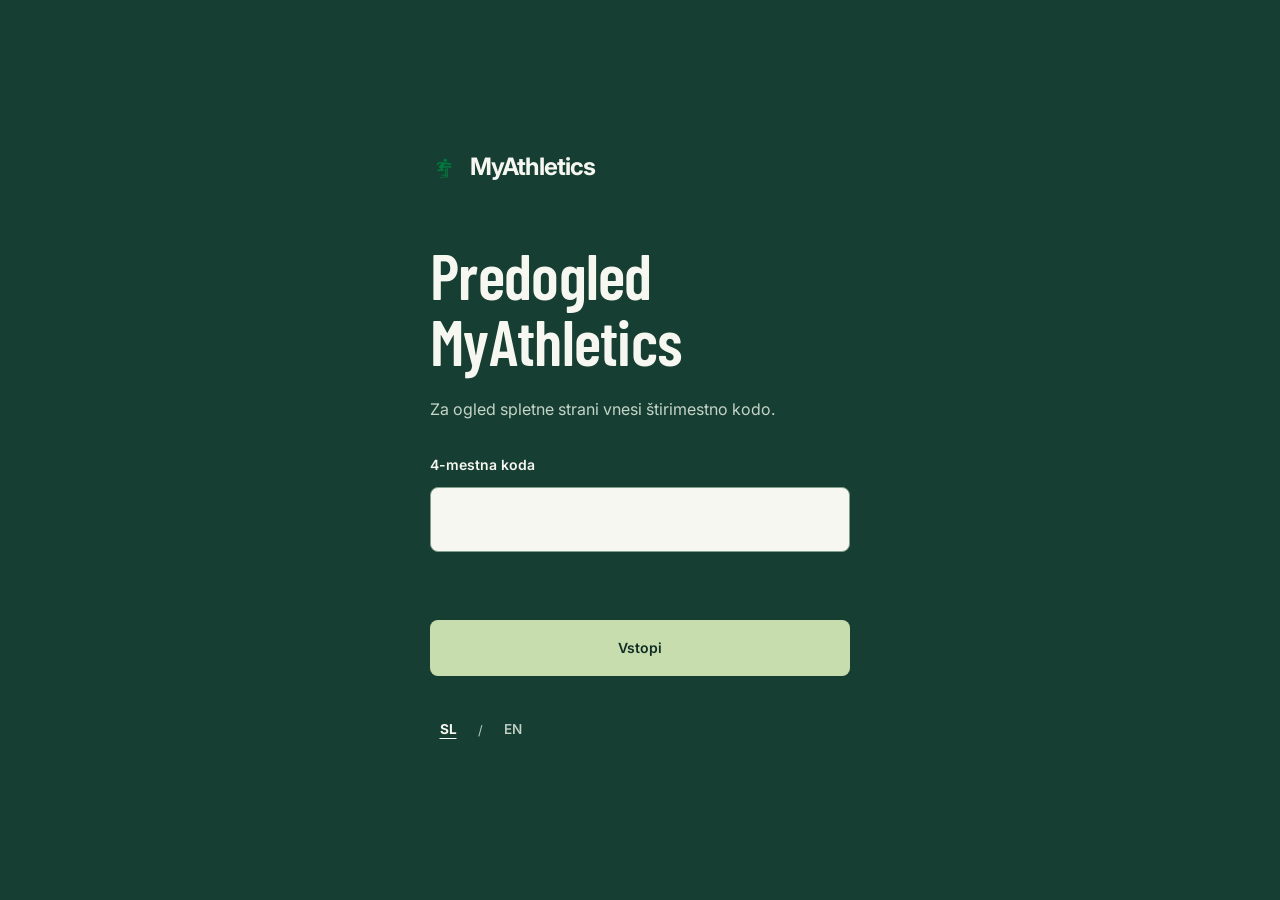
<file: index.html>
<!doctype html>
<html lang="sl"><head><meta charset="utf-8"><meta name="viewport" content="width=device-width, initial-scale=1"><title>MyAthletics — Več časa za atletiko</title><meta name="description" content="Treningi, tekmovanja, rezultati in komunikacija za atlete, trenerje, starše in klube."><meta name="theme-color" content="#173e32"><meta property="og:type" content="website"><meta property="og:site_name" content="MyAthletics"><meta property="og:title" content="MyAthletics — Več časa za atletiko"><meta property="og:description" content="Treningi, tekmovanja, rezultati in komunikacija za atlete, trenerje, starše in klube."><meta property="og:url" content="https://my-athletics.eu/index.html"><meta property="og:locale" content="sl_SI"><meta property="og:image" content="https://my-athletics.eu/social-card.svg"><meta property="og:image:alt" content="MyAthletics"><link rel="canonical" href="https://my-athletics.eu/index.html"><link rel="alternate" hreflang="sl" href="https://my-athletics.eu/index.html"><link rel="alternate" hreflang="en" href="https://my-athletics.eu/en/index.html"><link rel="alternate" hreflang="x-default" href="https://my-athletics.eu/index.html"><link rel="icon" href="assets/myathletics-logo-green.png" type="image/png"><link rel="stylesheet" href="styles.css"><link rel="preconnect" href="https://fonts.googleapis.com"><link rel="preconnect" href="https://fonts.gstatic.com" crossorigin><link rel="stylesheet" href="https://fonts.googleapis.com/css2?family=Barlow+Condensed:wght@500;600;700&amp;family=Inter:wght@400;500;600;700&amp;display=swap"><link rel="stylesheet" href="homepage.css?v=20261104-3"><script src="site.js" defer></script><link rel="stylesheet" href="preview-access.css?v=20261104-2"><script src="preview-access.js?v=20261104-1" defer></script></head><body class="figma-home"><section id="preview-access" aria-labelledby="preview-title"><div class="preview-panel"><div class="preview-brand"><img src="assets/myathletics-logo-green.png" alt="" width="30" height="30"><span>MyAthletics</span></div><h1 id="preview-title">Predogled MyAthletics</h1><p class="preview-description">Za ogled spletne strani vnesi štirimestno kodo.</p><form novalidate><label for="preview-code">4-mestna koda</label><input id="preview-code" name="preview-code" type="password" inputmode="numeric" pattern="[0-9]{4}" minlength="4" maxlength="4" required autocomplete="off" aria-describedby="preview-feedback" enterkeyhint="go"><p id="preview-feedback" class="preview-feedback" role="status" aria-live="polite" aria-atomic="true"></p><button type="submit">Vstopi</button></form><nav class="preview-language" aria-label="Jezik predogleda"><a href="index.html" lang="sl" hreflang="sl" aria-current="page" aria-label="Preklopi v slovenščino">SL</a><span aria-hidden="true">/</span><a href="en/index.html" lang="en" hreflang="en" aria-label="Switch to English">EN</a></nav><noscript><p class="preview-noscript">Za vnos kode predogleda omogoči JavaScript v brskalniku.</p></noscript></div></section><div id="preview-content" hidden inert><a class="skip" href="#main">Preskoči na vsebino</a><header class="site-header"><div class="header-inner"><a class="brand" href="index.html" aria-label="MyAthletics — Domov"><img src="assets/myathletics-logo-green.png" alt="" width="30" height="30">MyAthletics</a><div class="mobile-language"><span class="language-picker"><a href="index.html" lang="sl" hreflang="sl" aria-current="page" aria-label="Preklopi v slovenščino">SL</a><span aria-hidden="true">/</span><a href="en/index.html" lang="en" hreflang="en" aria-label="Switch to English">EN</a></span></div><button class="menu-toggle" type="button" hidden aria-expanded="false" aria-controls="navigation" aria-label="Odpri meni"><img class="ui-icon " src="assets/menu.svg" alt="" aria-hidden="true"></button><nav id="navigation" aria-label="Glavna navigacija"><a href="#features">Funkcije</a><a href="#clubs">Klubi</a><a href="coaches.html">Za trenerje</a><a href="support.html">Podpora</a><span class="desktop-language"><span class="language-picker"><a href="index.html" lang="sl" hreflang="sl" aria-current="page" aria-label="Preklopi v slovenščino">SL</a><span aria-hidden="true">/</span><a href="en/index.html" lang="en" hreflang="en" aria-label="Switch to English">EN</a></span></span></nav></div></header><main id="main" tabindex="-1" class="landing"><section class="hero-section"><div class="section-wrap"><div class="hero-grid"><div class="hero-copy"><p class="section-label">ZA VSE, KI ŽIVITE ATLETIKO</p><h1>Več časa za atletiko.</h1><p class="hero-description">Treningi, tekmovanja in napredek. MyAthletics povezuje atlete, trenerje, starše in klube.</p><a class="button" href="#features">Razišči funkcije<img class="ui-icon " src="assets/arrow-light.svg" alt="" aria-hidden="true"></a><div class="platform-note"><img class="ui-icon " src="assets/smartphone.svg" alt="" aria-hidden="true"><span>Aplikacija za iOS. Povezana atletska skupnost.</span></div><p class="store-note">Povezava do App Store še ni potrjena.</p></div><div class="product-showcase"><picture class="track-motif" aria-hidden="true"><source media="(max-width: 767px)" srcset="assets/track-dark-mobile.svg"><img src="assets/track-dark.svg" alt=""></picture><p class="showcase-label">MYATHLETICS / iOS</p><img class="phone hero-phone" src="assets/athlete-overview-new.png" width="875" height="1798" alt="Pregled atleta v aplikaciji MyAthletics" loading="eager" decoding="async" fetchpriority="high"><p class="showcase-signature">ATLETIKA. POVEZANA.</p></div></div><div class="community-signature"><p>ATLETI · TRENERJI · STARŠI · KLUBI</p><a href="#features">Spoznaj MyAthletics<img class="ui-icon " src="assets/arrow-down.svg" alt="" aria-hidden="true"></a></div></div></section><section class="features-section" id="features"><div class="section-wrap"><div class="section-intro"><p class="section-label">01 / FUNKCIJE</p><h2>Tvoj atletski vsakdan. Na enem mestu.</h2></div><div class="feature-row"><div class="phone-showcase training-showcase"><picture class="track-motif" aria-hidden="true"><source media="(max-width: 767px)" srcset="assets/track-light-mobile.svg"><img src="assets/track-light.svg" alt=""></picture><p class="showcase-label">TRENINGI &amp; TEKMOVANJA</p><div class="phone-pair"><img class="phone phone-first" src="assets/athlete-training-calendar.png" width="1024" height="1536" alt="Atletov koledar treningov in prisotnost" loading="lazy" decoding="async"><div class="offset-phone"><img class="phone phone-second" src="assets/competitions.png" width="2092" height="4304" alt="Pregled tekmovanj v aplikaciji MyAthletics" loading="lazy" decoding="async"></div></div></div><div class="feature-story"><h3>Od prvega treninga do tekmovalnega dne.</h3><p>Treningi in tekmovanja so del iste poti. Ohrani pregled in se posveti temu, kar šteje.</p><div class="feature-item"><img class="ui-icon " src="assets/timer.svg" alt="" aria-hidden="true"><div><h4>Treningi</h4><p>Pregled treningov za atlete in trenerje.</p></div></div><div class="feature-item"><img class="ui-icon " src="assets/trophy.svg" alt="" aria-hidden="true"><div><h4>Tekmovanja</h4><p>Pregleden prostor za prihajajoča tekmovanja.</p></div></div></div></div><div class="feature-row progress-row"><div class="phone-showcase progress-showcase"><picture class="track-motif" aria-hidden="true"><source media="(max-width: 767px)" srcset="assets/track-light-mobile.svg"><img src="assets/track-light.svg" alt=""></picture><p class="showcase-label">NAPREDEK &amp; PREGLED</p><div class="phone-pair"><img class="phone phone-first" src="assets/results.png" width="2092" height="4304" alt="Rezultati in osebni rekord na 200 metrov" loading="lazy" decoding="async"><div class="offset-phone"><img class="phone phone-second" src="assets/disciplines.png" width="851" height="1848" alt="Atletske discipline in osebni rekordi" loading="lazy" decoding="async"></div></div></div><div class="feature-story"><h3>Napredek dobi svojo zgodbo.</h3><p>Rezultati in discipline ti pomagajo spremljati dosežke in osebne rekorde.</p><div class="feature-item"><img class="ui-icon " src="assets/flag.svg" alt="" aria-hidden="true"><div><h4>Rezultati in osebni rekordi</h4><p>Rezultati in osebni rekordi na enem mestu.</p></div></div><div class="feature-item"><img class="ui-icon " src="assets/flag.svg" alt="" aria-hidden="true"><div><h4>Discipline</h4><p>Pregled atletskih disciplin, dosežkov in osebnih rekordov.</p></div></div></div></div><div class="communication-grid"><article class="communication-card"><div class="communication-top"><span class="icon-tile"><img class="ui-icon " src="assets/message.svg" alt="" aria-hidden="true"></span><div><h3>Sporočila</h3><p>Ohrani stik z ljudmi, s katerimi deliš atletiko.</p></div></div><div class="communication-phones"><img class="phone communication-phone" src="assets/messages.png" width="2092" height="4304" alt="Izbira prejemnikov sporočila" loading="lazy" decoding="async"><img class="phone communication-phone" src="assets/absence-report.png" width="851" height="1847" alt="Prijava odsotnosti in obvestilo trenerju" loading="lazy" decoding="async"></div></article><article class="communication-card"><div class="communication-top"><span class="icon-tile"><img class="ui-icon " src="assets/bell.svg" alt="" aria-hidden="true"></span><div><h3>Obvestila</h3><p>Pomembne informacije ostanejo v tvojem pregledu.</p></div></div><div class="communication-phones"><img class="phone communication-phone" src="assets/notification-list.png" width="851" height="1847" alt="Obvestila o treningih, tekmovanjih in sporočilih" loading="lazy" decoding="async"><img class="phone communication-phone" src="assets/athlete-notification.png" width="851" height="1847" alt="Atletov pregled z obvestilom o odpovedanem treningu" loading="lazy" decoding="async"></div></article></div></div></section><section class="roles-section" id="roles"><div class="section-wrap"><p class="section-label">02 / ZA CELOTNO ATLETSKO SKUPNOST</p><div class="roles-intro"><h2>Ista atletika. Različni pogledi.</h2><p>Vsak ima svojo vlogo. MyAthletics nas povezuje.</p></div><div class="role-cards role-cards-five"><article class="role-card"><div><h3>Atlet</h3><p>Tvoji treningi, tekmovanja in osebni napredek.</p></div><img class="phone role-phone" src="assets/athlete-training-view.png" width="851" height="1848" alt="Atletov pregled, koledar treningov in udeležba" loading="lazy" decoding="async"></article><article class="role-card role-card-dark"><div><h3>Trener</h3><p>Koledar treningov in pregled ekipe.</p></div><img class="phone role-phone" src="assets/calendar.png" width="874" height="1799" alt="Trenerjev koledar treningov in pregled ekipe" loading="lazy" decoding="async"></article><article class="role-card role-card-dark"><div><h3>Trener</h3><p>Odzivi in prisotnost na treningih.</p></div><img class="phone role-phone" src="assets/training.png" width="2092" height="4304" alt="Trenerjev pregled prisotnosti na treningu" loading="lazy" decoding="async"></article><article class="role-card role-card-dark"><div><h3>Trener</h3><p>Pregled atletov in vadbenih skupin.</p></div><img class="phone role-phone" src="assets/coach.png" width="2092" height="4304" alt="Trenerjev seznam atletov in filtri vadbenih skupin" loading="lazy" decoding="async"></article><article class="role-card"><div><h3>Starš</h3><p>Bližje otrokovemu atletskemu vsakdanu.</p></div><img class="phone role-phone" src="assets/parent-view.png" width="851" height="1847" alt="Staršev pregled otrokovih treningov in napredka" loading="lazy" decoding="async"></article></div></div></section><section class="club-section" id="clubs"><div class="section-wrap club-grid"><div class="club-intro"><p class="section-label">03 / ZA ATLETSKE KLUBE</p><h2>Moč ekipe. Pregled za klub.</h2><p>Od atletov do vodje kluba. MyAthletics povezuje ljudi in informacije, ki so del vašega atletskega vsakdana.</p></div><div class="club-showcase"><picture class="track-motif" aria-hidden="true"><source media="(max-width: 767px)" srcset="assets/track-club-mobile.svg"><img src="assets/track-club.svg" alt=""></picture><p class="showcase-label">POVEZAN KLUB. SKUPNA SMER.</p><img class="phone club-phone" src="assets/club.png" width="2092" height="4304" alt="Pregled informacij in dejavnosti kluba" loading="lazy" decoding="async"></div><div class="club-benefits"><div><h3>Skupen pregled</h3><p>Treningi, tekmovanja in koledar povezujejo klubski vsakdan.</p></div><div><h3>Povezana komunikacija</h3><p>Sporočila in obvestila ohranjajo ljudi v stiku.</p></div><div><h3>Prostor za napredek</h3><p>Rezultati in osebni rekordi ostanejo del atletske zgodbe.</p></div></div><div class="club-contact"><a class="button button-pale" href="mailto:myathleticssupport@gmail.com?subject=MyAthletics%20-%20klub">Pogovorimo se o vašem klubu<img class="ui-icon " src="assets/arrow-dark.svg" alt="" aria-hidden="true"></a></div></div></section><section class="how-section"><div class="section-wrap"><div class="section-intro"><p class="section-label">04 / KAKO DELUJE</p><h2>Skupaj v naslednji trening.</h2></div><ol class="getting-started"><li><div class="step-marker"><span>01</span><img class="ui-icon " src="assets/users.svg" alt="" aria-hidden="true"></div><h3>Spoznaj svojo vlogo</h3><p>Atlet, trener, starš ali vodja kluba. Začni s pogledom, ki je namenjen tebi.</p></li><li><div class="step-marker"><span>02</span><img class="ui-icon " src="assets/calendar-check.svg" alt="" aria-hidden="true"></div><h3>Spremljaj svoj vsakdan</h3><p>Ohrani pregled nad treningi, tekmovanji, rezultati in koledarjem.</p></li><li><div class="step-marker"><span>03</span><img class="ui-icon " src="assets/messages.svg" alt="" aria-hidden="true"></div><h3>Ostani povezan</h3><p>Sporočila in obvestila te povezujejo s tvojo atletsko skupnostjo.</p></li></ol></div></section><section class="support-section"><div class="section-wrap"><div class="support-callout"><div><p class="section-label">TUKAJ SMO ZATE</p><h2>Imaš vprašanje? Povežimo se.</h2><p>Potrebuješ pomoč pri uporabi ali te zanima MyAthletics za vaš klub? Z veseljem pomagamo.</p></div><a class="button" href="support.html">Obišči podporo<img class="ui-icon " src="assets/arrow-light.svg" alt="" aria-hidden="true"></a></div></div></section></main><footer class="landing-footer"><div class="footer-content"><div class="footer-brand"><a class="brand" href="index.html" aria-label="MyAthletics — Domov"><img src="assets/myathletics-logo-green.png" alt="" width="30" height="30">MyAthletics</a><p>Več časa za atletiko. Več povezanosti za vse.</p><a class="contact-email" href="mailto:myathleticssupport@gmail.com">myathleticssupport@gmail.com</a></div><nav aria-label="Povezave v nogi"><a href="privacy.html">Zasebnost<img class="ui-icon footer-arrow" src="assets/arrow-footer.svg" alt="" aria-hidden="true"></a><a href="support.html">Podpora<img class="ui-icon footer-arrow" src="assets/arrow-footer.svg" alt="" aria-hidden="true"></a><a href="delete-account.html">Izbris računa<img class="ui-icon footer-arrow" src="assets/arrow-footer.svg" alt="" aria-hidden="true"></a><a href="terms.html">Pogoji uporabe<img class="ui-icon footer-arrow" src="assets/arrow-footer.svg" alt="" aria-hidden="true"></a></nav></div><div class="footer-metadata"><p>© 2026 MyAthletics</p><span class="language-picker"><a href="index.html" lang="sl" hreflang="sl" aria-current="page" aria-label="Preklopi v slovenščino">SL</a><span aria-hidden="true">/</span><a href="en/index.html" lang="en" hreflang="en" aria-label="Switch to English">EN</a></span></div></footer></div></body></html>
</file>
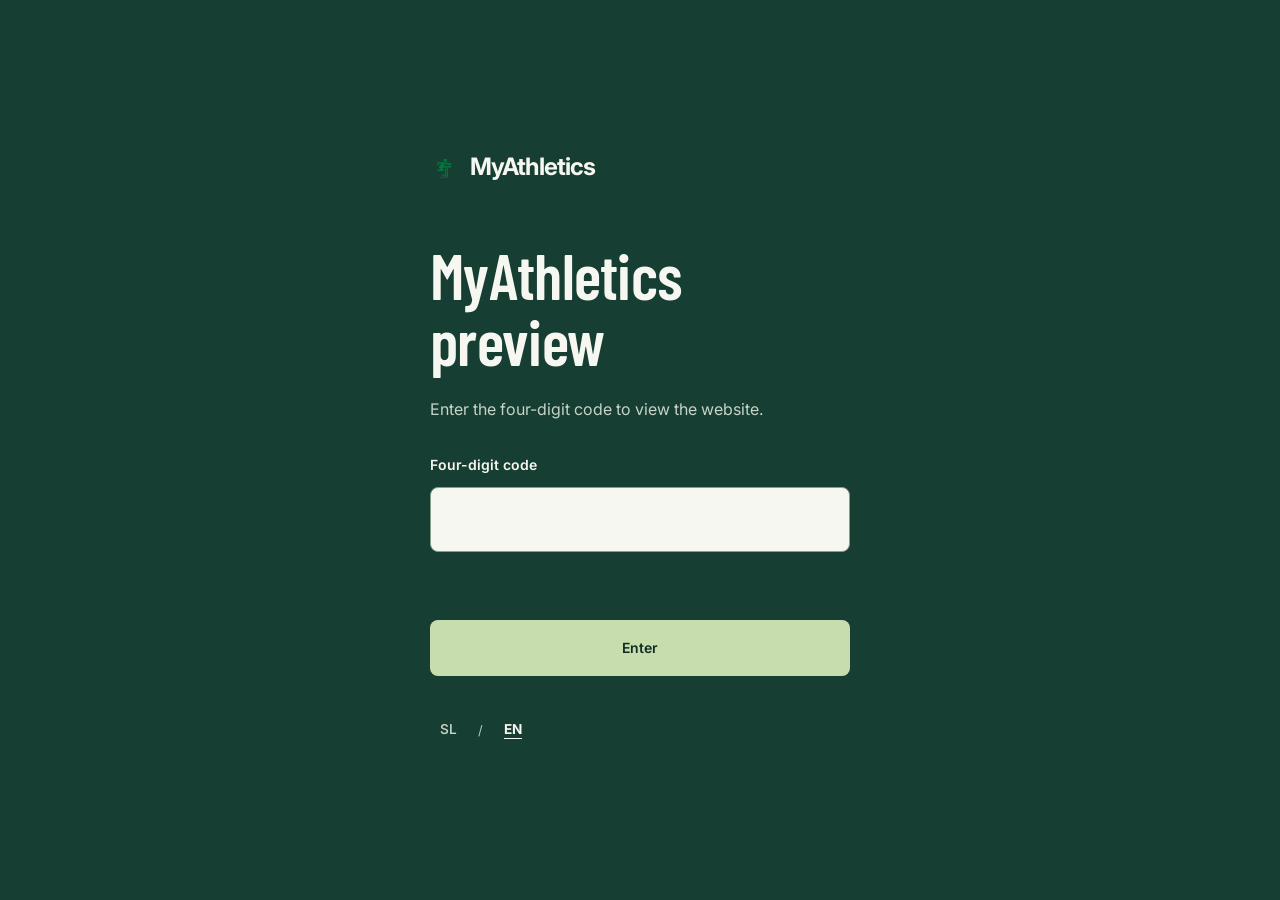
<file: en/index.html>
<!doctype html>
<html lang="en"><head><meta charset="utf-8"><meta name="viewport" content="width=device-width, initial-scale=1"><title>MyAthletics — More time for athletics</title><meta name="description" content="Training, competitions, results and communication for athletes, coaches, parents and clubs."><meta name="theme-color" content="#173e32"><meta property="og:type" content="website"><meta property="og:site_name" content="MyAthletics"><meta property="og:title" content="MyAthletics — More time for athletics"><meta property="og:description" content="Training, competitions, results and communication for athletes, coaches, parents and clubs."><meta property="og:url" content="https://my-athletics.eu/en/index.html"><meta property="og:locale" content="en_GB"><meta property="og:image" content="https://my-athletics.eu/social-card.svg"><meta property="og:image:alt" content="MyAthletics"><link rel="canonical" href="https://my-athletics.eu/en/index.html"><link rel="alternate" hreflang="sl" href="https://my-athletics.eu/index.html"><link rel="alternate" hreflang="en" href="https://my-athletics.eu/en/index.html"><link rel="alternate" hreflang="x-default" href="https://my-athletics.eu/index.html"><link rel="icon" href="../assets/myathletics-logo-green.png" type="image/png"><link rel="stylesheet" href="../styles.css"><link rel="preconnect" href="https://fonts.googleapis.com"><link rel="preconnect" href="https://fonts.gstatic.com" crossorigin><link rel="stylesheet" href="https://fonts.googleapis.com/css2?family=Barlow+Condensed:wght@500;600;700&amp;family=Inter:wght@400;500;600;700&amp;display=swap"><link rel="stylesheet" href="../homepage.css?v=20261104-3"><script src="../site.js" defer></script><link rel="stylesheet" href="../preview-access.css?v=20261104-2"><script src="../preview-access.js?v=20261104-1" defer></script></head><body class="figma-home"><section id="preview-access" aria-labelledby="preview-title"><div class="preview-panel"><div class="preview-brand"><img src="../assets/myathletics-logo-green.png" alt="" width="30" height="30"><span>MyAthletics</span></div><h1 id="preview-title">MyAthletics preview</h1><p class="preview-description">Enter the four-digit code to view the website.</p><form novalidate><label for="preview-code">Four-digit code</label><input id="preview-code" name="preview-code" type="password" inputmode="numeric" pattern="[0-9]{4}" minlength="4" maxlength="4" required autocomplete="off" aria-describedby="preview-feedback" enterkeyhint="go"><p id="preview-feedback" class="preview-feedback" role="status" aria-live="polite" aria-atomic="true"></p><button type="submit">Enter</button></form><nav class="preview-language" aria-label="Preview language"><a href="../index.html" lang="sl" hreflang="sl" aria-label="Preklopi v slovenščino">SL</a><span aria-hidden="true">/</span><a href="index.html" lang="en" hreflang="en" aria-current="page" aria-label="Switch to English">EN</a></nav><noscript><p class="preview-noscript">Enable JavaScript in your browser to enter the preview code.</p></noscript></div></section><div id="preview-content" hidden inert><a class="skip" href="#main">Skip to content</a><header class="site-header"><div class="header-inner"><a class="brand" href="index.html" aria-label="MyAthletics — Home"><img src="../assets/myathletics-logo-green.png" alt="" width="30" height="30">MyAthletics</a><div class="mobile-language"><span class="language-picker"><a href="../index.html" lang="sl" hreflang="sl" aria-label="Preklopi v slovenščino">SL</a><span aria-hidden="true">/</span><a href="index.html" lang="en" hreflang="en" aria-current="page" aria-label="Switch to English">EN</a></span></div><button class="menu-toggle" type="button" hidden aria-expanded="false" aria-controls="navigation" aria-label="Open menu"><img class="ui-icon " src="../assets/menu.svg" alt="" aria-hidden="true"></button><nav id="navigation" aria-label="Main navigation"><a href="#features">Features</a><a href="#clubs">Clubs</a><a href="coaches.html">For coaches</a><a href="support.html">Support</a><span class="desktop-language"><span class="language-picker"><a href="../index.html" lang="sl" hreflang="sl" aria-label="Preklopi v slovenščino">SL</a><span aria-hidden="true">/</span><a href="index.html" lang="en" hreflang="en" aria-current="page" aria-label="Switch to English">EN</a></span></span></nav></div></header><main id="main" tabindex="-1" class="landing"><section class="hero-section"><div class="section-wrap"><div class="hero-grid"><div class="hero-copy"><p class="section-label">FOR EVERYONE WHO LIVES ATHLETICS</p><h1>More time for athletics.</h1><p class="hero-description">Training, competitions and progress. MyAthletics connects athletes, coaches, parents and clubs.</p><a class="button" href="#features">Explore features<img class="ui-icon " src="../assets/arrow-light.svg" alt="" aria-hidden="true"></a><div class="platform-note"><img class="ui-icon " src="../assets/smartphone.svg" alt="" aria-hidden="true"><span>An iOS app. A connected athletics community.</span></div><p class="store-note">An App Store link has not yet been confirmed.</p></div><div class="product-showcase"><picture class="track-motif" aria-hidden="true"><source media="(max-width: 767px)" srcset="../assets/track-dark-mobile.svg"><img src="../assets/track-dark.svg" alt=""></picture><p class="showcase-label">MYATHLETICS / iOS</p><img class="phone hero-phone" src="../assets/athlete-overview-new.png" width="875" height="1798" alt="Athlete overview in the MyAthletics app" loading="eager" decoding="async" fetchpriority="high"><p class="showcase-signature">ATHLETICS. CONNECTED.</p></div></div><div class="community-signature"><p>ATHLETES · COACHES · PARENTS · CLUBS</p><a href="#features">Discover MyAthletics<img class="ui-icon " src="../assets/arrow-down.svg" alt="" aria-hidden="true"></a></div></div></section><section class="features-section" id="features"><div class="section-wrap"><div class="section-intro"><p class="section-label">01 / FEATURES</p><h2>Your everyday athletics. All in one place.</h2></div><div class="feature-row"><div class="phone-showcase training-showcase"><picture class="track-motif" aria-hidden="true"><source media="(max-width: 767px)" srcset="../assets/track-light-mobile.svg"><img src="../assets/track-light.svg" alt=""></picture><p class="showcase-label">TRAINING &amp; COMPETITIONS</p><div class="phone-pair"><img class="phone phone-first" src="../assets/athlete-training-calendar.png" width="1024" height="1536" alt="Athlete training calendar and attendance" loading="lazy" decoding="async"><div class="offset-phone"><img class="phone phone-second" src="../assets/competitions.png" width="2092" height="4304" alt="Competitions in the MyAthletics app" loading="lazy" decoding="async"></div></div></div><div class="feature-story"><h3>From the first session to competition day.</h3><p>Training and competitions are part of the same journey. Stay organized and focus on what matters.</p><div class="feature-item"><img class="ui-icon " src="../assets/timer.svg" alt="" aria-hidden="true"><div><h4>Training</h4><p>A clear training overview for athletes and coaches.</p></div></div><div class="feature-item"><img class="ui-icon " src="../assets/trophy.svg" alt="" aria-hidden="true"><div><h4>Competitions</h4><p>A clear space for upcoming competitions.</p></div></div></div></div><div class="feature-row progress-row"><div class="phone-showcase progress-showcase"><picture class="track-motif" aria-hidden="true"><source media="(max-width: 767px)" srcset="../assets/track-light-mobile.svg"><img src="../assets/track-light.svg" alt=""></picture><p class="showcase-label">PROGRESS &amp; OVERVIEW</p><div class="phone-pair"><img class="phone phone-first" src="../assets/results.png" width="2092" height="4304" alt="Results and personal best for 200 metres" loading="lazy" decoding="async"><div class="offset-phone"><img class="phone phone-second" src="../assets/disciplines.png" width="851" height="1848" alt="Athletics disciplines and personal bests" loading="lazy" decoding="async"></div></div></div><div class="feature-story"><h3>Your progress tells a story.</h3><p>Results and disciplines help you follow your performances and personal bests.</p><div class="feature-item"><img class="ui-icon " src="../assets/flag.svg" alt="" aria-hidden="true"><div><h4>Results and personal bests</h4><p>Results and personal bests in one place.</p></div></div><div class="feature-item"><img class="ui-icon " src="../assets/flag.svg" alt="" aria-hidden="true"><div><h4>Disciplines</h4><p>An overview of athletics disciplines, performances and personal bests.</p></div></div></div></div><div class="communication-grid"><article class="communication-card"><div class="communication-top"><span class="icon-tile"><img class="ui-icon " src="../assets/message.svg" alt="" aria-hidden="true"></span><div><h3>Messages</h3><p>Stay in touch with the people who share your sport.</p></div></div><div class="communication-phones"><img class="phone communication-phone" src="../assets/messages.png" width="2092" height="4304" alt="Selecting message recipients" loading="lazy" decoding="async"><img class="phone communication-phone" src="../assets/absence-report.png" width="851" height="1847" alt="Report an absence and notify the coach" loading="lazy" decoding="async"></div></article><article class="communication-card"><div class="communication-top"><span class="icon-tile"><img class="ui-icon " src="../assets/bell.svg" alt="" aria-hidden="true"></span><div><h3>Notifications</h3><p>Keep important information in view.</p></div></div><div class="communication-phones"><img class="phone communication-phone" src="../assets/notification-list.png" width="851" height="1847" alt="Notifications about training, competitions and messages" loading="lazy" decoding="async"><img class="phone communication-phone" src="../assets/athlete-notification.png" width="851" height="1847" alt="Athlete overview with a cancelled training notification" loading="lazy" decoding="async"></div></article></div></div></section><section class="roles-section" id="roles"><div class="section-wrap"><p class="section-label">02 / FOR THE WHOLE ATHLETICS COMMUNITY</p><div class="roles-intro"><h2>One sport. Different perspectives.</h2><p>Everyone has a role. MyAthletics connects us.</p></div><div class="role-cards role-cards-five"><article class="role-card"><div><h3>Athlete</h3><p>Your training, competitions and personal progress.</p></div><img class="phone role-phone" src="../assets/athlete-training-view.png" width="851" height="1848" alt="Athlete overview, training calendar and attendance" loading="lazy" decoding="async"></article><article class="role-card role-card-dark"><div><h3>Coach</h3><p>Training calendar and team overview.</p></div><img class="phone role-phone" src="../assets/calendar.png" width="874" height="1799" alt="Coach training calendar and team overview" loading="lazy" decoding="async"></article><article class="role-card role-card-dark"><div><h3>Coach</h3><p>Training responses and attendance.</p></div><img class="phone role-phone" src="../assets/training.png" width="2092" height="4304" alt="Coach training attendance overview" loading="lazy" decoding="async"></article><article class="role-card role-card-dark"><div><h3>Coach</h3><p>An overview of athletes and training groups.</p></div><img class="phone role-phone" src="../assets/coach.png" width="2092" height="4304" alt="Coach athlete list and training group filters" loading="lazy" decoding="async"></article><article class="role-card"><div><h3>Parent</h3><p>Closer to your child’s everyday athletics.</p></div><img class="phone role-phone" src="../assets/parent-view.png" width="851" height="1847" alt="Parent overview of their child’s training and progress" loading="lazy" decoding="async"></article></div></div></section><section class="club-section" id="clubs"><div class="section-wrap club-grid"><div class="club-intro"><p class="section-label">03 / FOR ATHLETICS CLUBS</p><h2>Team strength. Club clarity.</h2><p>From athletes to club managers. MyAthletics connects the people and information that make up your everyday athletics.</p></div><div class="club-showcase"><picture class="track-motif" aria-hidden="true"><source media="(max-width: 767px)" srcset="../assets/track-club-mobile.svg"><img src="../assets/track-club.svg" alt=""></picture><p class="showcase-label">CONNECTED CLUB. SHARED DIRECTION.</p><img class="phone club-phone" src="../assets/club.png" width="2092" height="4304" alt="Club information and activities" loading="lazy" decoding="async"></div><div class="club-benefits"><div><h3>A shared overview</h3><p>Training, competitions and the calendar connect club activities.</p></div><div><h3>Connected communication</h3><p>Messages and notifications keep people in touch.</p></div><div><h3>Room for progress</h3><p>Results and personal bests remain part of your athletics story.</p></div></div><div class="club-contact"><a class="button button-pale" href="mailto:myathleticssupport@gmail.com?subject=MyAthletics%20-%20club">Let’s talk about your club<img class="ui-icon " src="../assets/arrow-dark.svg" alt="" aria-hidden="true"></a></div></div></section><section class="how-section"><div class="section-wrap"><div class="section-intro"><p class="section-label">04 / HOW IT WORKS</p><h2>Together, into the next session.</h2></div><ol class="getting-started"><li><div class="step-marker"><span>01</span><img class="ui-icon " src="../assets/users.svg" alt="" aria-hidden="true"></div><h3>Find your role</h3><p>Athlete, coach, parent or club manager. Start with the view made for you.</p></li><li><div class="step-marker"><span>02</span><img class="ui-icon " src="../assets/calendar-check.svg" alt="" aria-hidden="true"></div><h3>Follow your everyday sport</h3><p>Keep track of training, competitions, results and the calendar.</p></li><li><div class="step-marker"><span>03</span><img class="ui-icon " src="../assets/messages.svg" alt="" aria-hidden="true"></div><h3>Stay connected</h3><p>Messages and notifications connect you with your athletics community.</p></li></ol></div></section><section class="support-section"><div class="section-wrap"><div class="support-callout"><div><p class="section-label">WE’RE HERE FOR YOU</p><h2>Have a question? Let’s connect.</h2><p>Need help using the app or interested in MyAthletics for your club? We’re happy to help.</p></div><a class="button" href="support.html">Visit support<img class="ui-icon " src="../assets/arrow-light.svg" alt="" aria-hidden="true"></a></div></div></section></main><footer class="landing-footer"><div class="footer-content"><div class="footer-brand"><a class="brand" href="index.html" aria-label="MyAthletics — Home"><img src="../assets/myathletics-logo-green.png" alt="" width="30" height="30">MyAthletics</a><p>More time for athletics. More connection for everyone.</p><a class="contact-email" href="mailto:myathleticssupport@gmail.com">myathleticssupport@gmail.com</a></div><nav aria-label="Footer links"><a href="privacy.html">Privacy<img class="ui-icon footer-arrow" src="../assets/arrow-footer.svg" alt="" aria-hidden="true"></a><a href="support.html">Support<img class="ui-icon footer-arrow" src="../assets/arrow-footer.svg" alt="" aria-hidden="true"></a><a href="delete-account.html">Delete account<img class="ui-icon footer-arrow" src="../assets/arrow-footer.svg" alt="" aria-hidden="true"></a><a href="terms.html">Terms of use<img class="ui-icon footer-arrow" src="../assets/arrow-footer.svg" alt="" aria-hidden="true"></a></nav></div><div class="footer-metadata"><p>© 2026 MyAthletics</p><span class="language-picker"><a href="../index.html" lang="sl" hreflang="sl" aria-label="Preklopi v slovenščino">SL</a><span aria-hidden="true">/</span><a href="index.html" lang="en" hreflang="en" aria-current="page" aria-label="Switch to English">EN</a></span></div></footer></div></body></html>
</file>
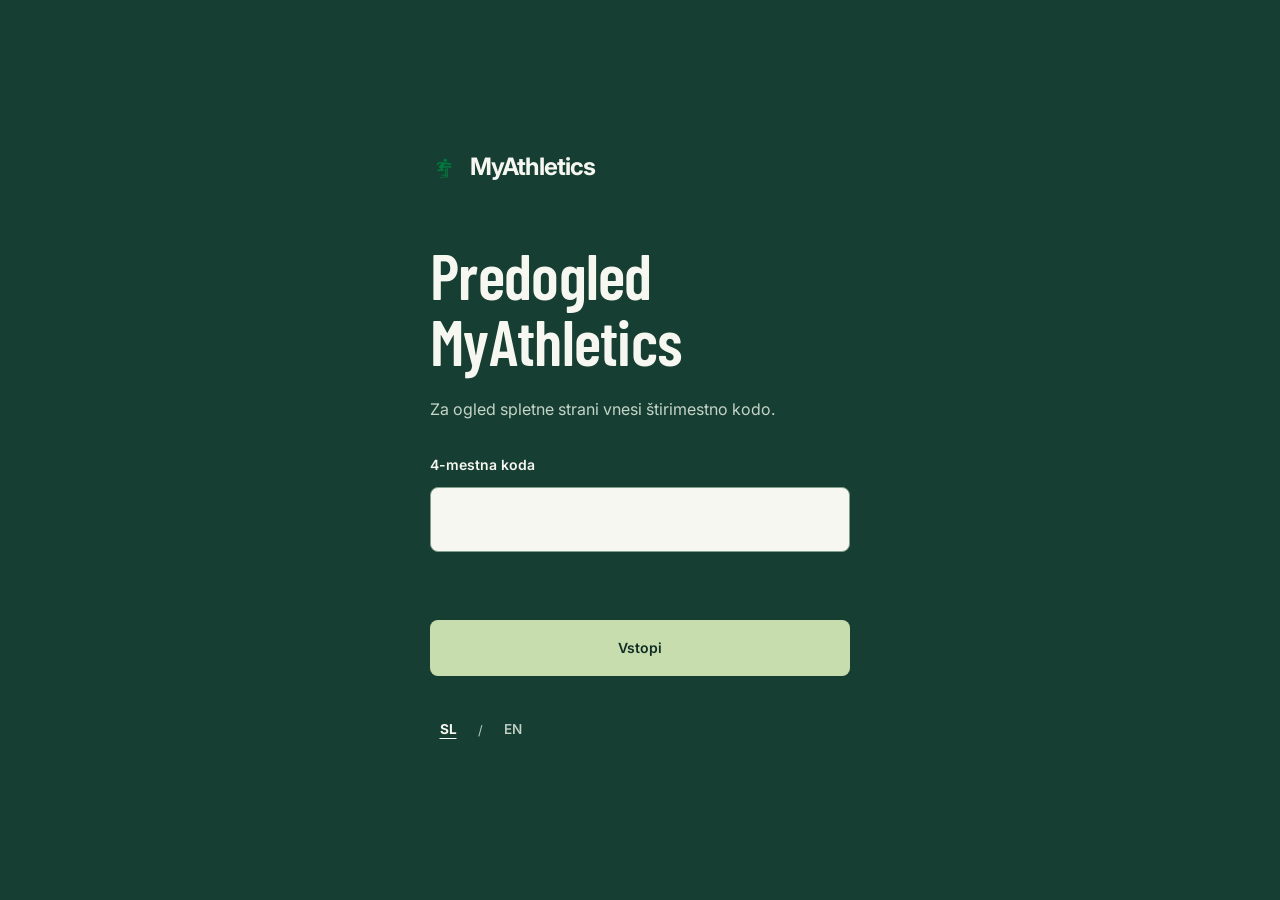
<file: coaches.html>
<!doctype html>
<html lang="sl">
<head>
<meta charset="utf-8">
<meta name="viewport" content="width=device-width, initial-scale=1">
<title>Za trenerje — MyAthletics</title>
<meta name="description" content="Manj administracije. Več časa za atlete. Spoznaj MyAthletics za načrtovanje treningov, pregled udeležbe, komunikacijo in spremljanje napredka.">
<meta name="theme-color" content="#173e32">
<meta property="og:type" content="website">
<meta property="og:site_name" content="MyAthletics">
<meta property="og:title" content="Za trenerje — MyAthletics">
<meta property="og:description" content="Manj administracije. Več časa za atlete. Spoznaj MyAthletics za načrtovanje treningov, pregled udeležbe, komunikacijo in spremljanje napredka.">
<meta property="og:url" content="https://my-athletics.eu/coaches.html">
<meta property="og:locale" content="sl_SI">
<meta property="og:image" content="https://my-athletics.eu/social-card.svg">
<meta property="og:image:alt" content="MyAthletics">
<link rel="canonical" href="https://my-athletics.eu/coaches.html">
<link rel="alternate" hreflang="sl" href="https://my-athletics.eu/coaches.html">
<link rel="alternate" hreflang="en" href="https://my-athletics.eu/en/coaches.html">
<link rel="alternate" hreflang="x-default" href="https://my-athletics.eu/coaches.html">
<link rel="icon" href="assets/myathletics-logo-green.png" type="image/png">
<link rel="stylesheet" href="styles.css">
<link rel="preconnect" href="https://fonts.googleapis.com">
<link rel="preconnect" href="https://fonts.gstatic.com" crossorigin>
<link rel="stylesheet" href="https://fonts.googleapis.com/css2?family=Barlow+Condensed:wght@500;600;700&amp;family=Inter:wght@400;500;600;700&amp;display=swap">
<link rel="stylesheet" href="homepage.css?v=20261104-3">
<script src="site.js" defer></script>
<link rel="stylesheet" href="preview-access.css?v=20261104-2">
<script src="preview-access.js?v=20261104-1" defer></script>
<link rel="stylesheet" href="coaches.css?v=20261106-2">
<script src="coaches.js?v=20261106-1" defer></script>
</head>
<body class="figma-home coaches-page">

<section id="preview-access" aria-labelledby="preview-title">
  <div class="preview-panel">
    <div class="preview-brand">
      <img src="assets/myathletics-logo-green.png" alt="" width="30" height="30">
      <span>MyAthletics</span>
    </div>
    <h1 id="preview-title">Predogled MyAthletics</h1>
    <p class="preview-description">Za ogled spletne strani vnesi štirimestno kodo.</p>
    <form novalidate>
      <label for="preview-code">4-mestna koda</label>
      <input id="preview-code" name="preview-code" type="password" inputmode="numeric" pattern="[0-9]{4}" minlength="4" maxlength="4" required autocomplete="off" aria-describedby="preview-feedback" enterkeyhint="go">
      <p id="preview-feedback" class="preview-feedback" role="status" aria-live="polite" aria-atomic="true"></p>
      <button type="submit">Vstopi</button>
    </form>
    <nav class="preview-language" aria-label="Jezik predogleda">
      <a href="coaches.html" lang="sl" hreflang="sl" aria-current="page" aria-label="Preklopi v slovenščino">SL</a>
      <span aria-hidden="true">/</span>
      <a href="en/coaches.html" lang="en" hreflang="en" aria-label="Switch to English">EN</a>
    </nav>
    <noscript><p class="preview-noscript">Za vnos kode predogleda omogoči JavaScript v brskalniku.</p></noscript>
  </div>
</section>

<div id="preview-content" hidden inert>
  <a class="skip" href="#main">Preskoči na vsebino</a>
  <header class="site-header">
    <div class="header-inner">
      <a class="brand" href="index.html" aria-label="MyAthletics — Domov">
        <img src="assets/myathletics-logo-green.png" alt="" width="30" height="30">MyAthletics
      </a>
      <div class="mobile-language">
        <span class="language-picker">
          <a href="coaches.html" lang="sl" hreflang="sl" aria-current="page" aria-label="Preklopi v slovenščino">SL</a>
          <span aria-hidden="true">/</span>
          <a href="en/coaches.html" lang="en" hreflang="en" aria-label="Switch to English">EN</a>
        </span>
      </div>
      <button class="menu-toggle" type="button" hidden aria-expanded="false" aria-controls="navigation" aria-label="Odpri meni">
        <img class="ui-icon " src="assets/menu.svg" alt="" aria-hidden="true">
      </button>
      <nav id="navigation" aria-label="Glavna navigacija">
        <a href="index.html#features">Funkcije</a>
        <a href="index.html#clubs">Klubi</a>
        <a href="coaches.html" aria-current="page">Za trenerje</a>
        <a href="support.html">Podpora</a>
        <span class="desktop-language">
          <span class="language-picker">
            <a href="coaches.html" lang="sl" hreflang="sl" aria-current="page">SL</a>
            <span aria-hidden="true">/</span>
            <a href="en/coaches.html" lang="en" hreflang="en">EN</a>
          </span>
        </span>
      </nav>
    </div>
  </header>

  <main id="main" class="coaches-main" tabindex="-1">
    <section class="coach-hero" aria-labelledby="coach-title">
      <div class="coach-wrap">
        <div class="coach-hero-grid">
          <div class="coach-copy coach-reveal">
            <p class="coach-kicker">MYATHLETICS / ZA TRENERJE</p>
            <h1 id="coach-title">Manj administracije.<br><span>Več časa za atlete.</span></h1>
            <p class="coach-lead">Organiziraj treninge, spremljaj rezultate in komuniciraj s svojo ekipo – vse na enem mestu.</p>
            <div class="coach-actions">
              <a class="button" href="#atleti">Spoznaj trenerjev pogled<span aria-hidden="true">↓</span></a>
              <a class="coach-text-link" href="support.html">Pogovorimo se o vaši ekipi</a>
            </div>
            <p class="coach-hero-note">Za trenerje, atlete in starše. Povezani v istem atletskem vsakdanu.</p>
          </div>

          <div class="coach-scene coach-reveal coach-carousel" data-coach-carousel role="region" aria-label="Zasloni aplikacije za trenerja" aria-roledescription="vrtiljak" aria-live="off">
            <figure class="coach-device coach-carousel-slide" data-position="center" aria-hidden="false">
              <img src="assets/coaches/coach-dashboard.png" width="891" height="1765" alt="Trenerjev koledar treningov" loading="eager" decoding="async" fetchpriority="high">
            </figure>
            <figure class="coach-device coach-carousel-slide" data-position="right" aria-hidden="true">
              <img src="assets/coaches/athlete-profile.png" width="880" height="1788" alt="Profil atleta in napredek" loading="eager" decoding="async">
            </figure>
            <figure class="coach-device coach-carousel-slide" data-position="back-right" aria-hidden="true">
              <img src="assets/coaches/07_Seznam_atletov.png" alt="Trenerjev seznam atletov in vadbenih skupin" loading="eager" decoding="async">
            </figure>
            <figure class="coach-device coach-carousel-slide" data-position="back-right" aria-hidden="true">
              <img src="assets/coaches/disciplines-detail.png" width="478" height="887" alt="Atletove discipline in osebni rekordi" loading="eager" decoding="async">
            </figure>
            <figure class="coach-device coach-carousel-slide" data-position="back-left" aria-hidden="true">
              <img src="assets/coaches/attendance.png" width="477" height="887" alt="Prisotnost na treningu" loading="eager" decoding="async">
            </figure>
            <figure class="coach-device coach-carousel-slide" data-position="left" aria-hidden="true">
              <img src="assets/coaches/team-disciplines.png" width="908" height="1733" alt="Pregled disciplin ekipe" loading="eager" decoding="async">
            </figure>
            <p class="coach-callout">Tvoja ekipa. Tvoj pregled.</p>
            <div class="coach-carousel-controls" hidden>
              <span class="coach-carousel-counter" aria-hidden="true">01 / 06</span>
              <button type="button" class="coach-carousel-toggle" aria-label="Ustavi menjavanje zaslonov" title="Ustavi menjavanje zaslonov"><span aria-hidden="true">Ⅱ</span></button>
              <button type="button" class="coach-carousel-next" aria-label="Naslednji zaslon aplikacije" title="Naslednji zaslon aplikacije"><span aria-hidden="true">→</span></button>
            </div>
          </div>
        </div>
        <nav class="coach-topics" aria-label="Vsebina strani">
          <a href="#atleti"><span>01</span>Atleti</a>
          <a href="#treningi"><span>02</span>Treningi</a>
          <a href="#udelezba"><span>03</span>Udeležba</a>
          <a href="#komunikacija"><span>04</span>Komunikacija</a>
          <a href="#napredek"><span>05</span>Napredek</a>
          <a href="#tekmovanja"><span>06</span>Tekmovanja</a>
        </nav>
      </div>
    </section>

    <section class="coach-section " id="atleti" aria-labelledby="atleti-title">
      <div class="coach-wrap coach-section-grid">
        <div class="coach-copy coach-reveal">
          <p class="coach-kicker"><span class="coach-section-number">01</span>Atleti</p>
          <h2 id="atleti-title">Upravljaj svoje atlete</h2>
          <p class="coach-description">Ekipa ima skupen prostor. Vsak atlet svojo zgodbo. Poišči atlete po skupinah in odpri profil z disciplinami, rezultati ter pregledom napredka.</p>
          <ul class="coach-points">
            <li>Pregled atletov in vadbenih skupin</li>
            <li>Profil atleta z rezultati in medaljami</li>
            <li>Discipline, ki povezujejo tvojo ekipo</li>
          </ul>
        </div>
        <div class="coach-scene coach-reveal ">
          <svg class="coach-connector" viewBox="0 0 110 70" aria-hidden="true"><path d="M6 52C8 10 52 4 92 32M78 16l16 18-24 2"/></svg>
          <figure class="coach-device coach-device-main"><img src="assets/coaches/athlete-profile.png" width="880" height="1788" alt="Profil atleta, medalje in udeležba" loading="lazy" decoding="async"></figure>
          <figure class="coach-device coach-device-left"><img src="assets/coach.png" width="2092" height="4304" alt="Trenerjev seznam atletov in vadbenih skupin" loading="lazy" decoding="async"></figure>
          <figure class="coach-device coach-device-right"><img src="assets/coaches/disciplines-detail.png" width="478" height="887" alt="Atletove discipline in osebni rekordi" loading="lazy" decoding="async"></figure>
          <p class="coach-callout">Od ekipe do posameznika.</p>
        </div>
      </div>
    </section>

    <section class="coach-section coach-section-reverse" id="treningi" aria-labelledby="treningi-title">
      <div class="coach-wrap coach-section-grid">
        <div class="coach-copy coach-reveal">
          <p class="coach-kicker"><span class="coach-section-number">02</span>Treningi</p>
          <h2 id="treningi-title">Organiziraj treninge</h2>
          <p class="coach-description">Od načrta do spremembe termina. Ohranjen pregled v koledarju ti pomaga organizirati treninge in ekipi sporočiti, kaj se je spremenilo.</p>
          <ul class="coach-points">
            <li>Koledar in načrtovanje treningov</li>
            <li>Sprememba časa, trajanja ali lokacije</li>
            <li>Odpoved treninga in obveščanje atletov</li>
          </ul>
        </div>
        <div class="coach-scene coach-reveal coach-scene-two">
          <svg class="coach-connector" viewBox="0 0 110 70" aria-hidden="true"><path d="M6 52C8 10 52 4 92 32M78 16l16 18-24 2"/></svg>
          <figure class="coach-device coach-device-main"><img src="assets/coaches/coach-dashboard.png" width="891" height="1765" alt="Trenerjev koledar in pregled treningov" loading="lazy" decoding="async"></figure>
          <figure class="coach-device coach-device-right"><img src="assets/coaches/change-training.png" width="955" height="1647" alt="Spreminjanje treninga in obveščanje atletov" loading="lazy" decoding="async"></figure>
          <p class="coach-callout">Spremeni. Obvesti. Nadaljuj.</p>
        </div>
      </div>
    </section>

    <section class="coach-section " id="udelezba" aria-labelledby="udelezba-title">
      <div class="coach-wrap coach-section-grid">
        <div class="coach-copy coach-reveal">
          <p class="coach-kicker"><span class="coach-section-number">03</span>Udeležba</p>
          <h2 id="udelezba-title">Spremljaj udeležbo</h2>
          <p class="coach-description">Že pred treningom veš, kdo prihaja. Potrditve, prijave odsotnosti in dejanska prisotnost ti pomagajo razumeti, kaj se dogaja v ekipi.</p>
          <ul class="coach-points">
            <li>Atleti potrdijo ali zavrnejo udeležbo</li>
            <li>Razlog za odsotnost prispe do trenerja</li>
            <li>Trener evidentira dejansko prisotnost</li>
          </ul>
        </div>
        <div class="coach-scene coach-reveal ">
          <svg class="coach-connector" viewBox="0 0 110 70" aria-hidden="true"><path d="M6 52C8 10 52 4 92 32M78 16l16 18-24 2"/></svg>
          <figure class="coach-device coach-device-main"><img src="assets/coaches/attendance.png" width="477" height="887" alt="Odzivi atletov in beleženje prisotnosti na treningu" loading="lazy" decoding="async"></figure>
          <figure class="coach-device coach-device-left"><img src="assets/absence-report.png" width="851" height="1847" alt="Prijava odsotnosti z obvestilom trenerju" loading="lazy" decoding="async"></figure>
          <figure class="coach-device coach-device-right"><img src="assets/coaches/athlete-home.png" width="851" height="1847" alt="Atletova potrditev udeležbe in spremembe treninga" loading="lazy" decoding="async"></figure>
          <p class="coach-callout">Od odziva do prisotnosti.</p>
        </div>
      </div>
    </section>

    <section class="coach-section coach-section-reverse" id="komunikacija" aria-labelledby="komunikacija-title">
      <div class="coach-wrap coach-section-grid">
        <div class="coach-copy coach-reveal">
          <p class="coach-kicker"><span class="coach-section-number">04</span>Komunikacija</p>
          <h2 id="komunikacija-title">Komuniciraj z ekipo</h2>
          <p class="coach-description">Prava informacija naj pride do pravih ljudi. Izberi posameznika ali skupino ter pošlji sporočilo atletom, staršem ali obojim.</p>
          <ul class="coach-points">
            <li>Izbira atletov, staršev ali obojih</li>
            <li>Prejemniki po vadbenih skupinah</li>
            <li>Sporočila posameznikom in pregled obvestil</li>
          </ul>
        </div>
        <div class="coach-scene coach-reveal coach-scene-two">
          <svg class="coach-connector" viewBox="0 0 110 70" aria-hidden="true"><path d="M6 52C8 10 52 4 92 32M78 16l16 18-24 2"/></svg>
          <figure class="coach-device coach-device-main"><img src="assets/messages.png" width="2092" height="4304" alt="Izbira prejemnikov: atleti, starši ali oboji" loading="lazy" decoding="async"></figure>
          <figure class="coach-device coach-device-right"><img src="assets/notification-list.png" width="851" height="1847" alt="Pregled sporočil in obvestil o spremembah" loading="lazy" decoding="async"></figure>
          <p class="coach-scene-tag"><img src="assets/users.svg" alt="" aria-hidden="true"><span>Pošlji sporočilo atletom, staršem ali obojim</span></p>
          <p class="coach-callout">Pravi ljudje. Pravo sporočilo.</p>
        </div>
      </div>
    </section>

    <section class="coach-section " id="napredek" aria-labelledby="napredek-title">
      <div class="coach-wrap coach-section-grid">
        <div class="coach-copy coach-reveal">
          <p class="coach-kicker"><span class="coach-section-number">05</span>Napredek</p>
          <h2 id="napredek-title">Spremljaj rezultate in napredek</h2>
          <p class="coach-description">Rezultat je več kot številka. Poveži discipline, osebne rekorde in pregled dosežkov ter spremljaj, kako se razvija vsak atlet.</p>
          <ul class="coach-points">
            <li>Rezultati po disciplinah in osebni rekordi</li>
            <li>Graf razvoja rezultatov skozi čas</li>
            <li>Medalje, statistika in pregled dosežkov</li>
          </ul>
        </div>
        <div class="coach-scene coach-reveal ">
          <svg class="coach-connector" viewBox="0 0 110 70" aria-hidden="true"><path d="M6 52C8 10 52 4 92 32M78 16l16 18-24 2"/></svg>
          <figure class="coach-device coach-device-main"><img src="assets/results.png" width="2092" height="4304" alt="Osebni rekord in graf razvoja rezultata na 200 metrov" loading="lazy" decoding="async"></figure>
          <figure class="coach-device coach-device-left"><img src="assets/coaches/disciplines-detail.png" width="478" height="887" alt="Pregled disciplin in doseženih rezultatov" loading="lazy" decoding="async"></figure>
          <figure class="coach-device coach-device-right"><img src="assets/coaches/athlete-profile.png" width="880" height="1788" alt="Medalje, rezultati in statistika atleta" loading="lazy" decoding="async"></figure>
          <p class="coach-callout">Napredek dobi svojo zgodbo.</p>
        </div>
      </div>
    </section>

    <section class="coach-section coach-section-reverse" id="tekmovanja" aria-labelledby="tekmovanja-title">
      <div class="coach-wrap coach-section-grid">
        <div class="coach-copy coach-reveal">
          <p class="coach-kicker"><span class="coach-section-number">06</span>Tekmovanja</p>
          <h2 id="tekmovanja-title">Tekmovanja na enem mestu</h2>
          <p class="coach-description">Treningi imajo svoj ritem. Tekmovanja svojo časovnico. Ohrani pregled prihajajočih in preteklih tekmovanj ter jih poveži z vsakdanom ekipe.</p>
          <ul class="coach-points">
            <li>Prihajajoča in pretekla tekmovanja</li>
            <li>Tekmovalni koledar ob treningih</li>
            <li>Dosežki ostanejo del atletove zgodbe</li>
          </ul>
        </div>
        <div class="coach-scene coach-reveal coach-scene-two">
          <svg class="coach-connector" viewBox="0 0 110 70" aria-hidden="true"><path d="M6 52C8 10 52 4 92 32M78 16l16 18-24 2"/></svg>
          <figure class="coach-device coach-device-main"><img src="assets/competitions.png" width="2092" height="4304" alt="Pregled preteklih atletskih tekmovanj" loading="lazy" decoding="async"></figure>
          <figure class="coach-device coach-device-right"><img src="assets/athlete-training-calendar.png" width="1024" height="1536" alt="Koledar treningov in dogodkov za atleta" loading="lazy" decoding="async"></figure>
          <p class="coach-callout">Od treninga do tekmovalnega dne.</p>
        </div>
      </div>
    </section>

    <section class="coach-finale" id="povezani" aria-labelledby="povezani-title">
      <div class="coach-wrap">
        <div class="coach-reveal">
          <p class="coach-kicker">07 / POVEZANA ATLETSKA SKUPNOST</p>
          <h2 id="povezani-title">Vse povezano.<br>V eni aplikaciji.</h2>
          <p class="coach-description">Trener, atleti in starši. Treningi, tekmovanja in rezultati. Manj razpršenih informacij in več prostora za tisto, kar šteje: atletiko.</p>
        </div>
        <div class="coach-scene coach-reveal ">
          <svg class="coach-connector" viewBox="0 0 110 70" aria-hidden="true"><path d="M6 52C8 10 52 4 92 32M78 16l16 18-24 2"/></svg>
          <figure class="coach-device coach-device-main"><img src="assets/coaches/coach-dashboard.png" width="891" height="1765" alt="Trenerjev pregled treningov" loading="lazy" decoding="async"></figure>
          <figure class="coach-device coach-device-left"><img src="assets/coaches/athlete-home.png" width="851" height="1847" alt="Atletov pregled treningov in udeležbe" loading="lazy" decoding="async"></figure>
          <figure class="coach-device coach-device-right"><img src="assets/parent-view.png" width="851" height="1847" alt="Staršev pogled na otrokov napredek" loading="lazy" decoding="async"></figure>
          <p class="coach-callout">Trener ↔ atlet ↔ starš</p>
        </div>
        <div class="coach-actions coach-reveal">
          <a class="button" href="mailto:myathleticssupport@gmail.com?subject=MyAthletics%20-%20trenerji">Pogovorimo se o vaši ekipi<span aria-hidden="true">↗</span></a>
          <a class="coach-text-link" href="support.html">Obišči podporo</a>
        </div>
        <p class="coach-bottom-note">Imaš vprašanje o uporabi v svoji ekipi? Z veseljem pomagamo.</p>
      </div>
    </section>
  </main>

  <footer class="landing-footer">
    <div class="footer-content">
      <div class="footer-brand">
        <a class="brand" href="index.html" aria-label="MyAthletics — Domov">
          <img src="assets/myathletics-logo-green.png" alt="" width="30" height="30">MyAthletics
        </a>
        <p>Več časa za atletiko. Več povezanosti za vse.</p>
        <a class="contact-email" href="mailto:myathleticssupport@gmail.com">myathleticssupport@gmail.com</a>
      </div>
      <nav aria-label="Povezave v nogi">
        <a href="privacy.html">Zasebnost<img class="ui-icon footer-arrow" src="assets/arrow-footer.svg" alt="" aria-hidden="true"></a>
        <a href="support.html">Podpora<img class="ui-icon footer-arrow" src="assets/arrow-footer.svg" alt="" aria-hidden="true"></a>
        <a href="delete-account.html">Izbris računa<img class="ui-icon footer-arrow" src="assets/arrow-footer.svg" alt="" aria-hidden="true"></a>
        <a href="terms.html">Pogoji uporabe<img class="ui-icon footer-arrow" src="assets/arrow-footer.svg" alt="" aria-hidden="true"></a>
      </nav>
    </div>
    <div class="footer-metadata">
      <p>© 2026 MyAthletics</p>
      <span class="language-picker">
        <a href="coaches.html" lang="sl" hreflang="sl" aria-current="page">SL</a>
        <span aria-hidden="true">/</span>
        <a href="en/coaches.html" lang="en" hreflang="en">EN</a>
      </span>
    </div>
  </footer>
</div>
</body>
</html>
</file>
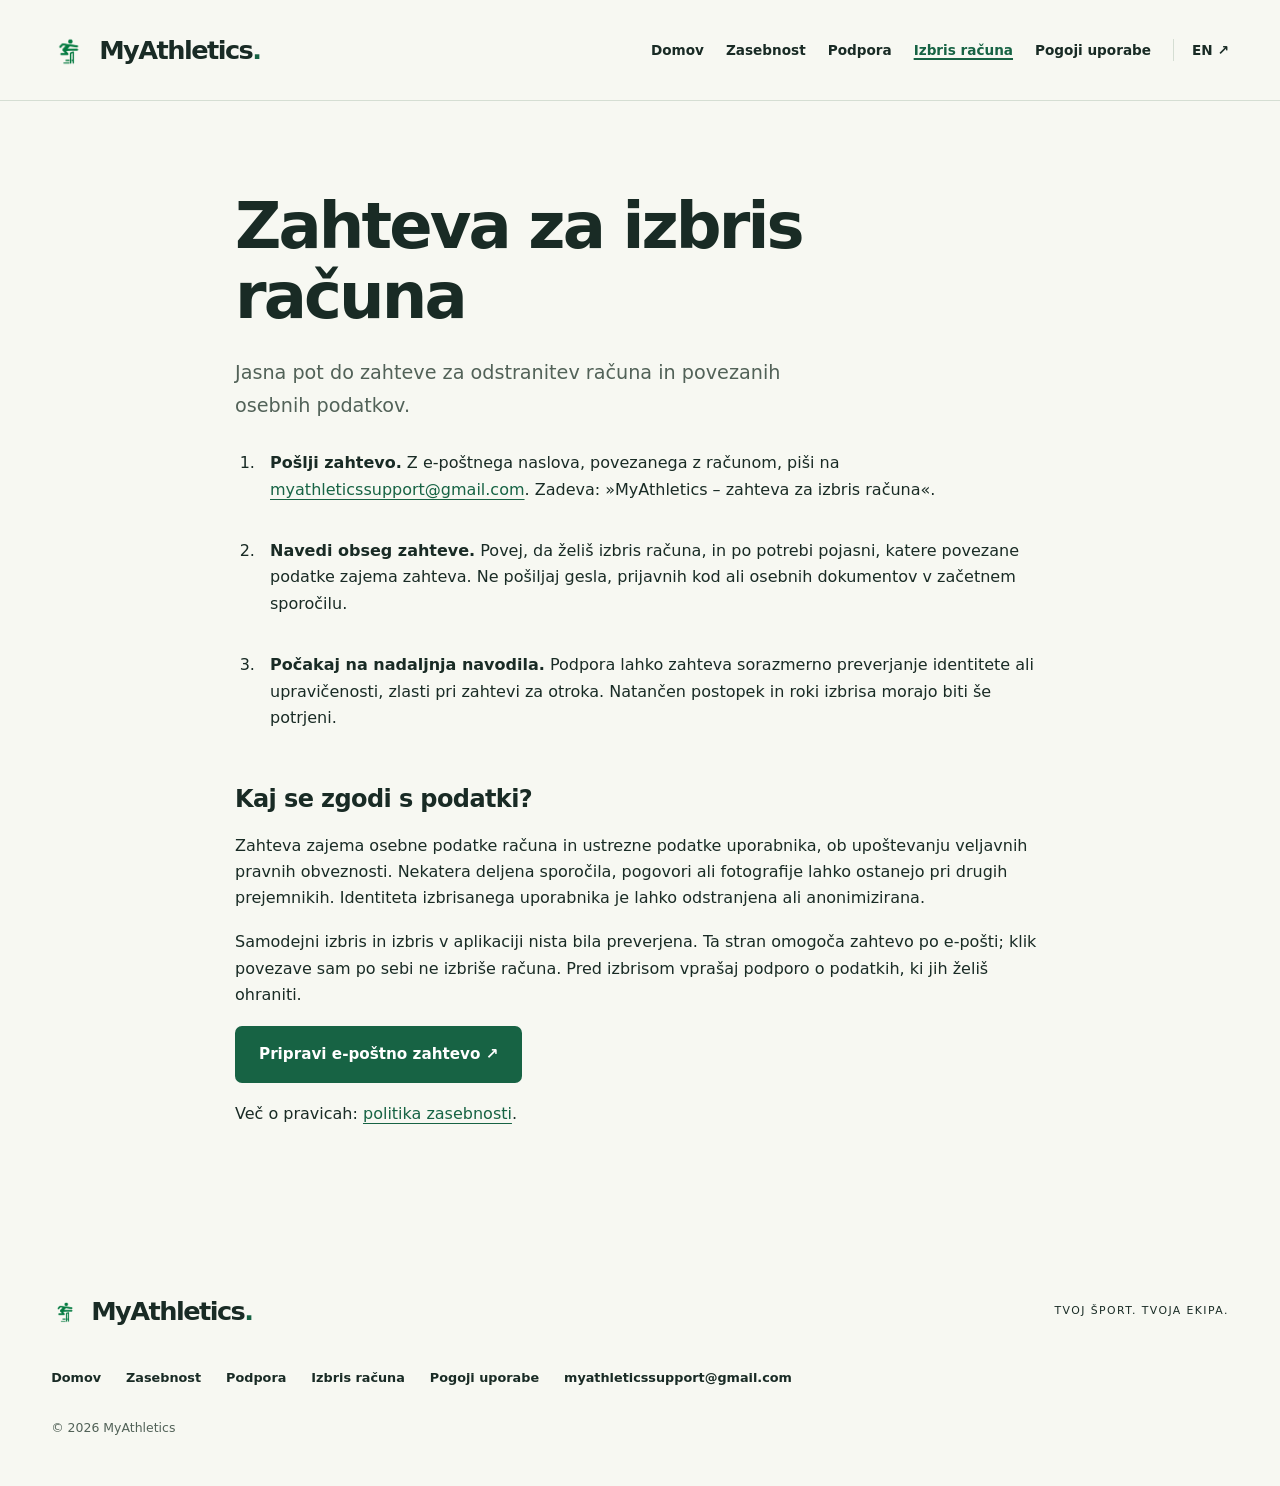
<file: delete-account.html>
<!doctype html>
<html lang="sl"><head><meta charset="utf-8"><meta name="viewport" content="width=device-width, initial-scale=1"><title>Izbris računa — MyAthletics</title><meta name="description" content="Navodila za zahtevo za izbris računa MyAthletics po e-pošti in pojasnilo o deljenih podatkih."><meta name="theme-color" content="#176344"><meta property="og:type" content="website"><meta property="og:site_name" content="MyAthletics"><meta property="og:title" content="Izbris računa — MyAthletics"><meta property="og:description" content="Navodila za zahtevo za izbris računa MyAthletics po e-pošti in pojasnilo o deljenih podatkih."><meta property="og:url" content="https://my-athletics.eu/delete-account.html"><meta property="og:locale" content="sl_SI"><meta property="og:image" content="https://my-athletics.eu/social-card.svg"><meta property="og:image:alt" content="MyAthletics"><link rel="canonical" href="https://my-athletics.eu/delete-account.html"><link rel="alternate" hreflang="sl" href="https://my-athletics.eu/delete-account.html"><link rel="alternate" hreflang="en" href="https://my-athletics.eu/en/delete-account.html"><link rel="alternate" hreflang="x-default" href="https://my-athletics.eu/delete-account.html"><link rel="icon" href="assets/myathletics-logo-green.png" type="image/png"><link rel="stylesheet" href="styles.css"><script src="site.js" defer></script></head><body><a class="skip" href="#main">Preskoči na vsebino</a><header><div class="header-inner"><a class="brand" href="index.html" aria-label="MyAthletics — Domov"><img src="assets/myathletics-logo-green.png" alt="" width="38" height="38" style="flex:none;object-fit:contain;margin-right:10px">MyAthletics<span class="brand-dot">.</span></a><button class="menu-toggle" type="button" aria-expanded="false" aria-controls="navigation" hidden>Meni <span aria-hidden="true">☰</span></button><nav id="navigation" aria-label="Glavna navigacija"><a href="index.html">Domov</a><a href="privacy.html">Zasebnost</a><a href="support.html">Podpora</a><a href="delete-account.html" aria-current="page">Izbris računa</a><a href="terms.html">Pogoji uporabe</a><a class="lang" href="en/delete-account.html" lang="en" hreflang="en" aria-label="Switch to English">EN <span aria-hidden="true">↗</span></a></nav></div></header><main id="main" tabindex="-1" class="document"><h1>Zahteva za izbris računa</h1><p class="lede">Jasna pot do zahteve za odstranitev računa in povezanih osebnih podatkov.</p><ol class="instructions"><li><strong>Pošlji zahtevo.</strong> Z e-poštnega naslova, povezanega z računom, piši na <a href="mailto:myathleticssupport@gmail.com?subject=MyAthletics%20-%20zahteva%20za%20izbris%20racuna">myathleticssupport@gmail.com</a>. Zadeva: »MyAthletics – zahteva za izbris računa«.</li><li><strong>Navedi obseg zahteve.</strong> Povej, da želiš izbris računa, in po potrebi pojasni, katere povezane podatke zajema zahteva. Ne pošiljaj gesla, prijavnih kod ali osebnih dokumentov v začetnem sporočilu.</li><li><strong>Počakaj na nadaljnja navodila.</strong> Podpora lahko zahteva sorazmerno preverjanje identitete ali upravičenosti, zlasti pri zahtevi za otroka. Natančen postopek in roki izbrisa morajo biti še potrjeni.</li></ol><h2>Kaj se zgodi s podatki?</h2><p>Zahteva zajema osebne podatke računa in ustrezne podatke uporabnika, ob upoštevanju veljavnih pravnih obveznosti. Nekatera deljena sporočila, pogovori ali fotografije lahko ostanejo pri drugih prejemnikih. Identiteta izbrisanega uporabnika je lahko odstranjena ali anonimizirana.</p><p>Samodejni izbris in izbris v aplikaciji nista bila preverjena. Ta stran omogoča zahtevo po e-pošti; klik povezave sam po sebi ne izbriše računa. Pred izbrisom vprašaj podporo o podatkih, ki jih želiš ohraniti.</p><p><a class="button" href="mailto:myathleticssupport@gmail.com?subject=MyAthletics%20-%20zahteva%20za%20izbris%20racuna">Pripravi e-poštno zahtevo ↗</a></p><p>Več o pravicah: <a href="privacy.html">politika zasebnosti</a>.</p></main><footer><div class="footer-top"><a class="brand" href="index.html"><img src="assets/myathletics-logo-green.png" alt="" width="30" height="30" style="flex:none;object-fit:contain;margin-right:10px">MyAthletics<span class="brand-dot">.</span></a><p>TVOJ ŠPORT. TVOJA EKIPA.</p></div><nav aria-label="Povezave v nogi"><a href="index.html">Domov</a><a href="privacy.html">Zasebnost</a><a href="support.html">Podpora</a><a href="delete-account.html">Izbris računa</a><a href="terms.html">Pogoji uporabe</a><a href="mailto:myathleticssupport@gmail.com">myathleticssupport@gmail.com</a></nav><p class="fine">© 2026 MyAthletics</p></footer></body></html>
</file>
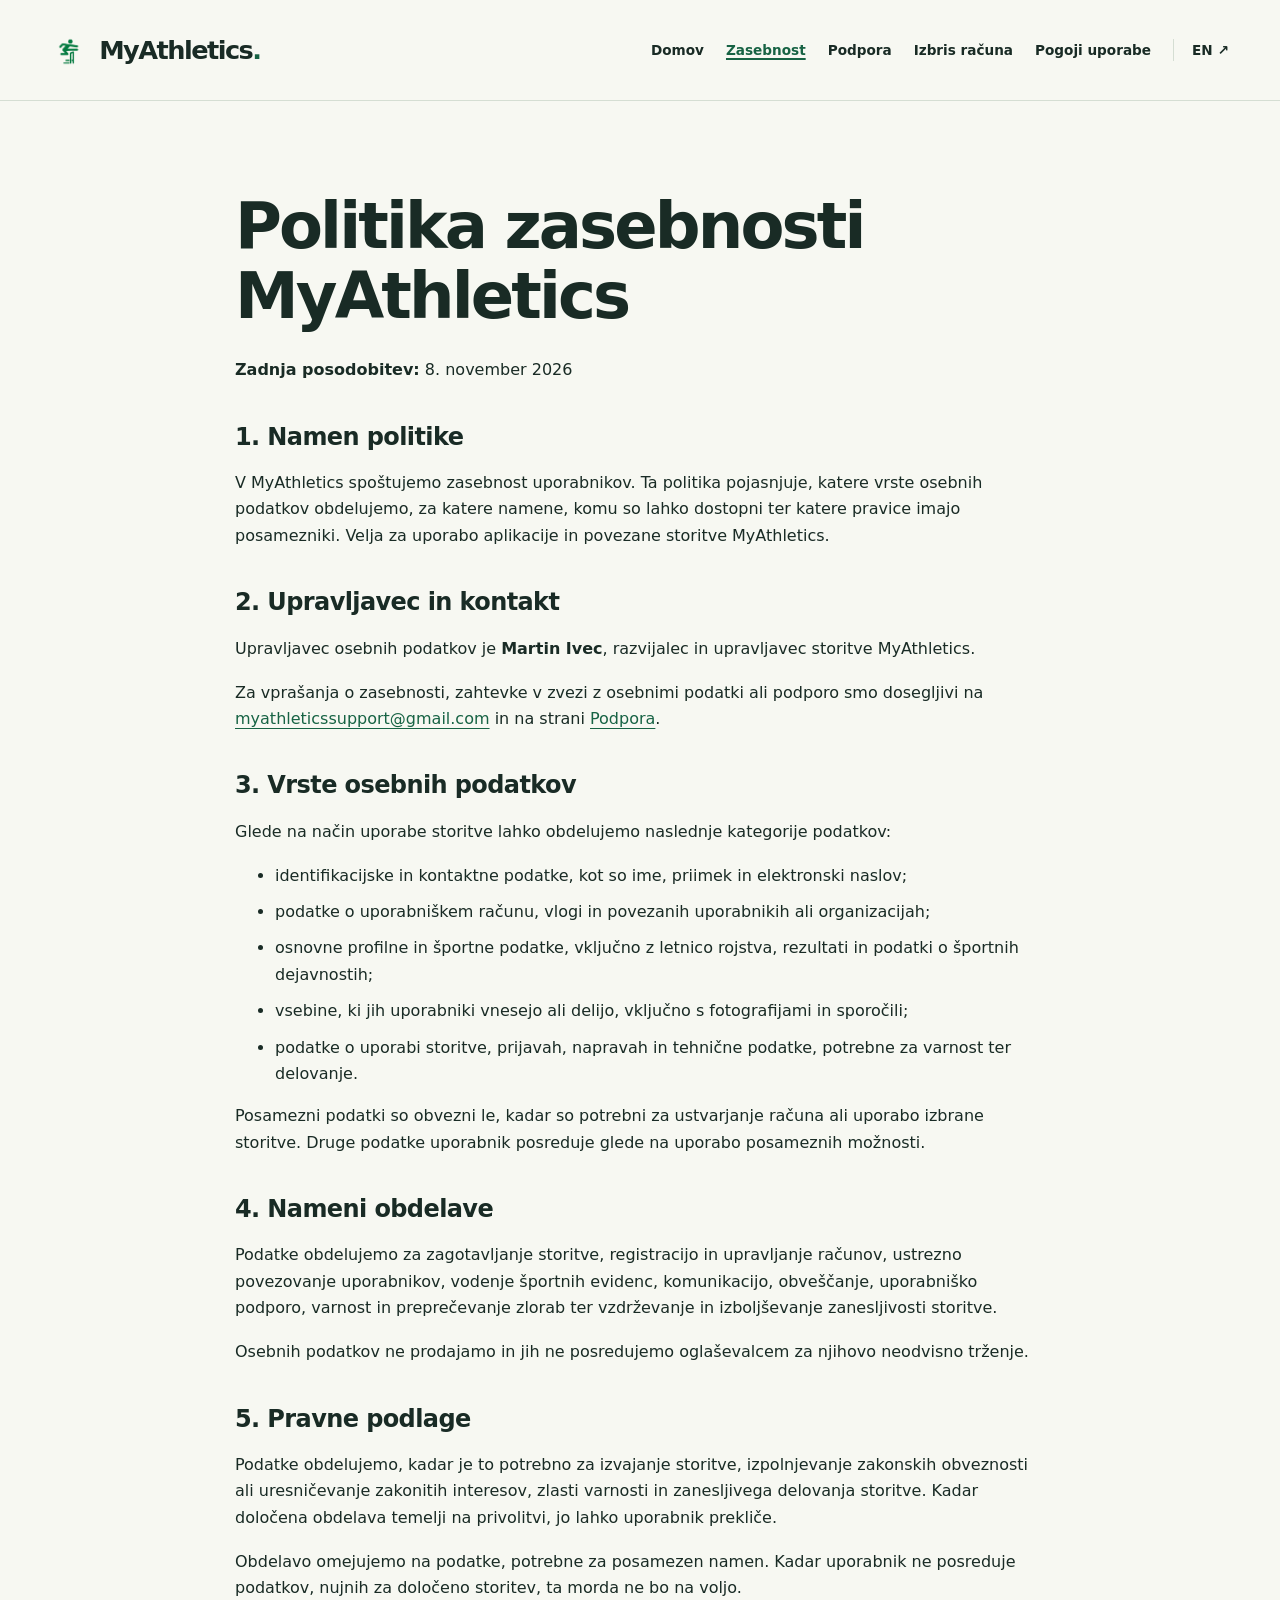
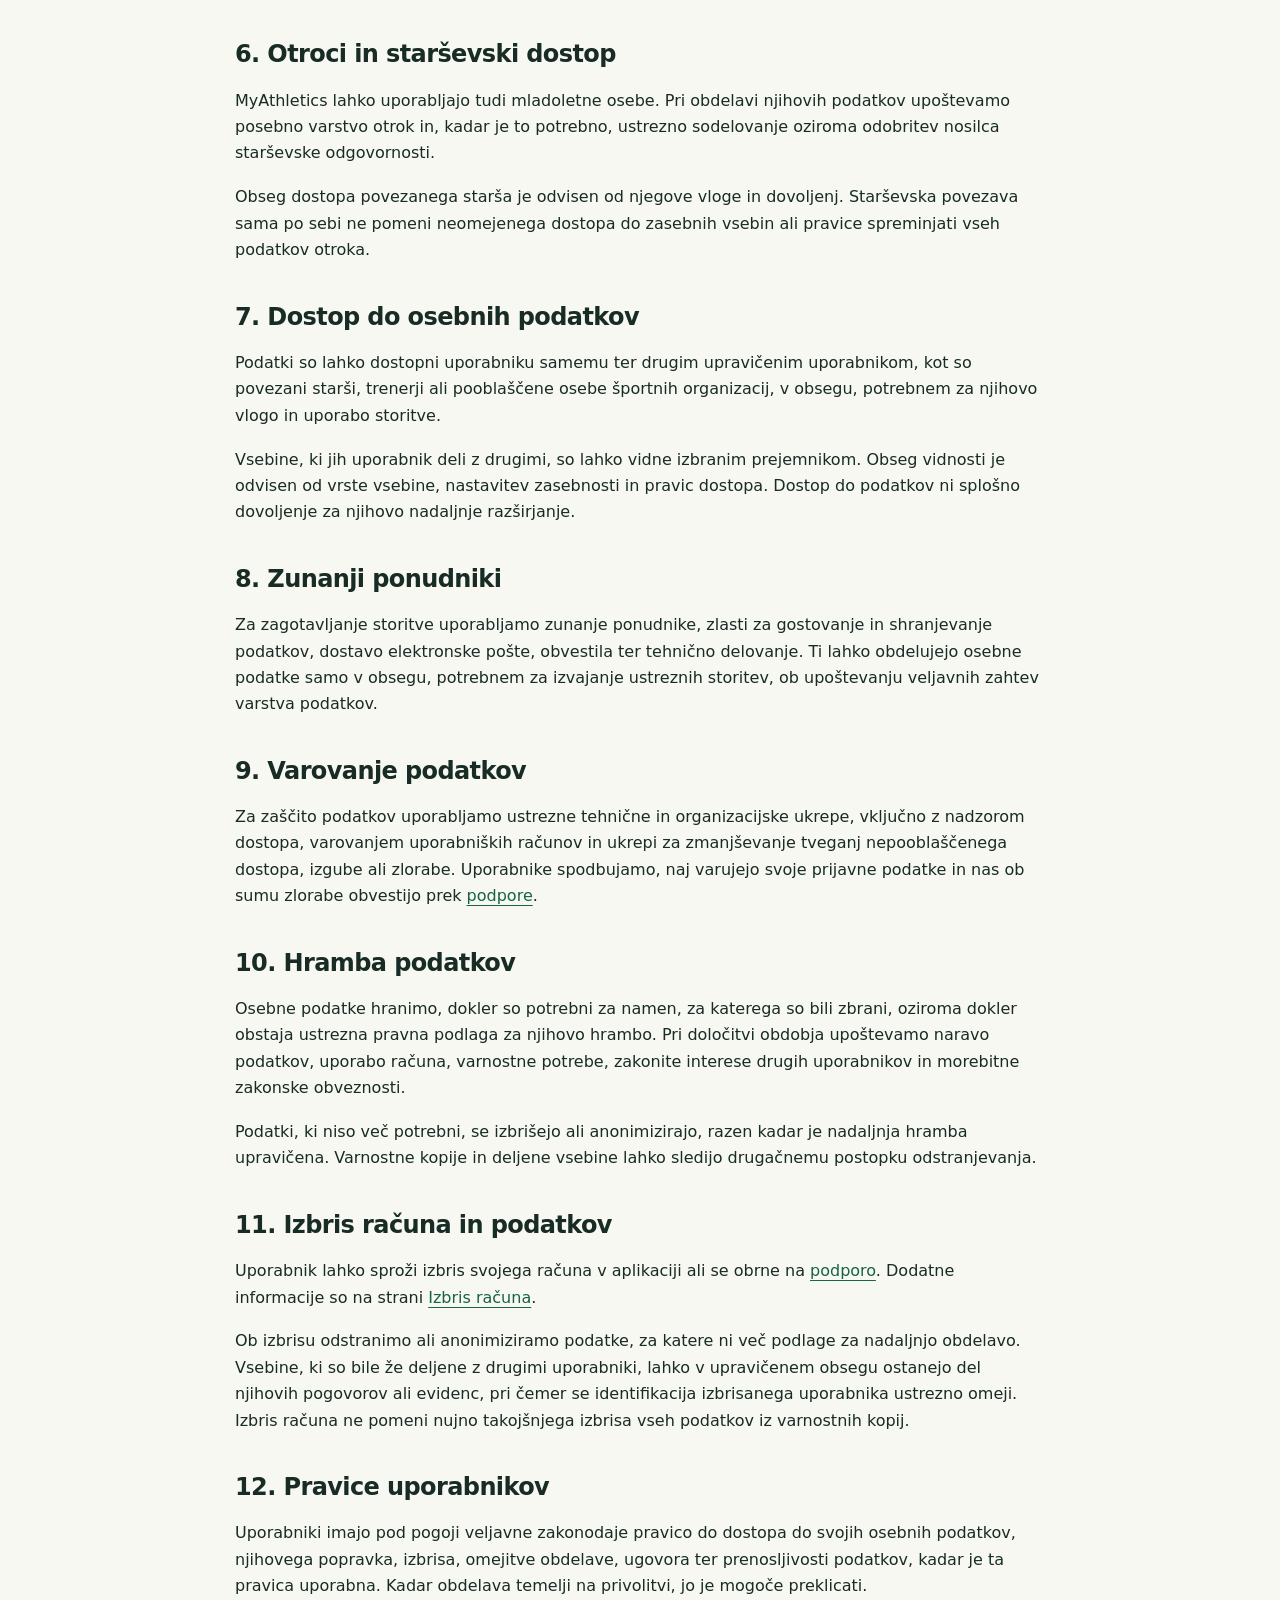
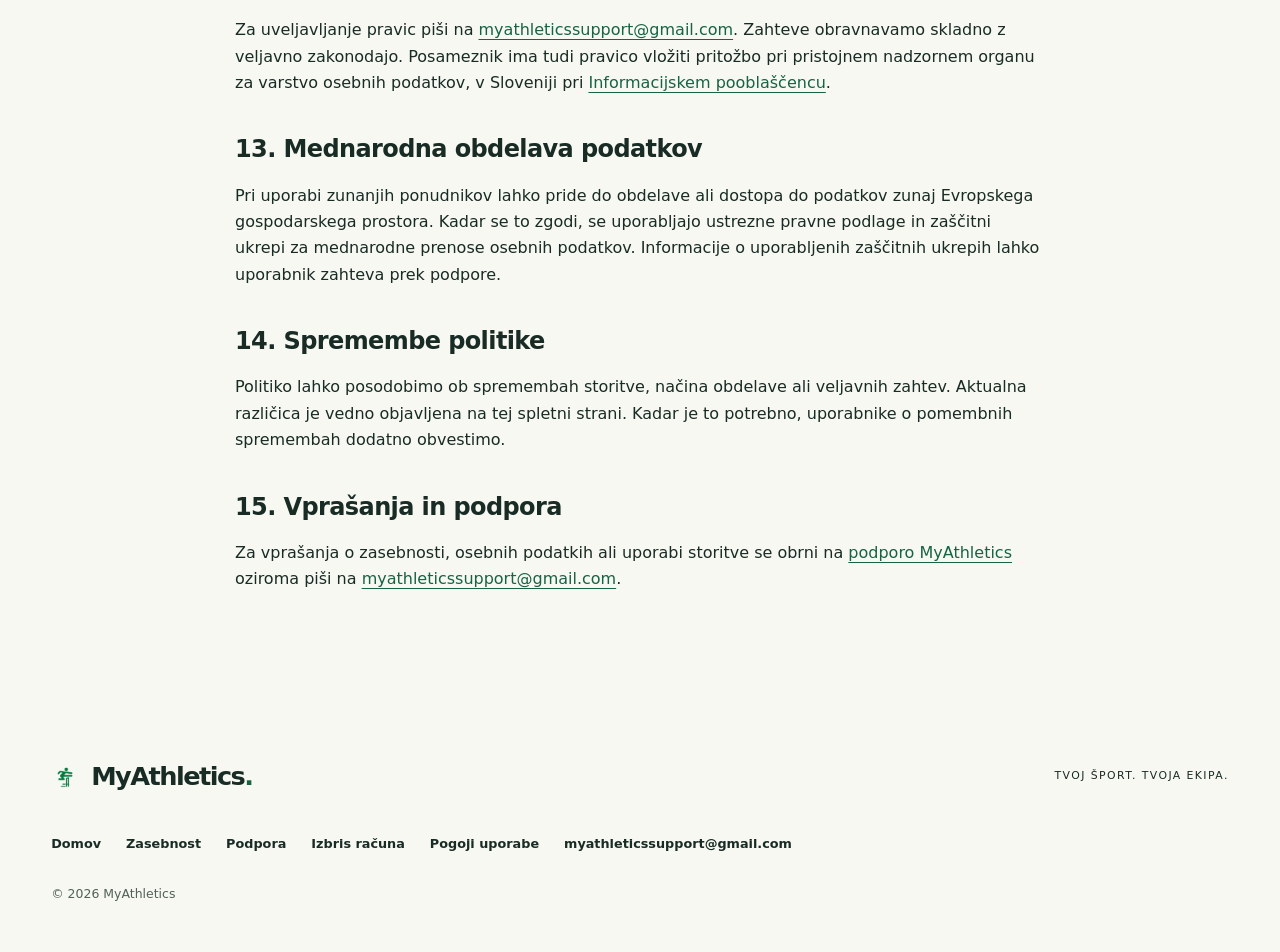
<file: privacy.html>
<!DOCTYPE html>

<html lang="sl"><head><meta charset="utf-8"/><meta content="width=device-width, initial-scale=1" name="viewport"/><title>Politika zasebnosti — MyAthletics</title><meta content="Politika zasebnosti MyAthletics: podatki, mladoletniki, deljenje, pravice in zahteve za izbris." name="description"/><meta content="#176344" name="theme-color"/><meta content="website" property="og:type"/><meta content="MyAthletics" property="og:site_name"/><meta content="Politika zasebnosti — MyAthletics" property="og:title"/><meta content="Politika zasebnosti MyAthletics: podatki, mladoletniki, deljenje, pravice in zahteve za izbris." property="og:description"/><meta content="https://my-athletics.eu/privacy.html" property="og:url"/><meta content="sl_SI" property="og:locale"/><meta content="https://my-athletics.eu/social-card.svg" property="og:image"/><meta content="MyAthletics" property="og:image:alt"/><link href="https://my-athletics.eu/privacy.html" rel="canonical"/><link href="https://my-athletics.eu/privacy.html" hreflang="sl" rel="alternate"/><link href="https://my-athletics.eu/en/privacy.html" hreflang="en" rel="alternate"/><link href="https://my-athletics.eu/privacy.html" hreflang="x-default" rel="alternate"/><link href="assets/myathletics-logo-green.png" rel="icon" type="image/png"/><link href="styles.css" rel="stylesheet"/><script defer="" src="site.js"></script></head><body><a class="skip" href="#main">Preskoči na vsebino</a><header><div class="header-inner"><a aria-label="MyAthletics — Domov" class="brand" href="index.html"><img alt="" height="38" src="assets/myathletics-logo-green.png" style="flex:none;object-fit:contain;margin-right:10px" width="38"/>MyAthletics<span class="brand-dot">.</span></a><button aria-controls="navigation" aria-expanded="false" class="menu-toggle" hidden="" type="button">Meni <span aria-hidden="true">☰</span></button><nav aria-label="Glavna navigacija" id="navigation"><a href="index.html">Domov</a><a aria-current="page" href="privacy.html">Zasebnost</a><a href="support.html">Podpora</a><a href="delete-account.html">Izbris računa</a><a href="terms.html">Pogoji uporabe</a><a aria-label="Switch to English" class="lang" href="en/privacy.html" hreflang="en" lang="en">EN <span aria-hidden="true">↗</span></a></nav></div></header><main class="document" id="main" tabindex="-1"><h1>Politika zasebnosti MyAthletics</h1>
<p><strong>Zadnja posodobitev:</strong> 8. november 2026</p>
<h2>1. Namen politike</h2>
<p>V MyAthletics spoštujemo zasebnost uporabnikov. Ta politika pojasnjuje, katere vrste osebnih podatkov obdelujemo, za katere namene, komu so lahko dostopni ter katere pravice imajo posamezniki. Velja za uporabo aplikacije in povezane storitve MyAthletics.</p>
<h2>2. Upravljavec in kontakt</h2>
<p>Upravljavec osebnih podatkov je <strong>Martin Ivec</strong>, razvijalec in upravljavec storitve MyAthletics.</p>
<p>Za vprašanja o zasebnosti, zahtevke v zvezi z osebnimi podatki ali podporo smo dosegljivi na <a href="mailto:myathleticssupport@gmail.com">myathleticssupport@gmail.com</a> in na strani <a href="support.html">Podpora</a>.</p>
<h2>3. Vrste osebnih podatkov</h2>
<p>Glede na način uporabe storitve lahko obdelujemo naslednje kategorije podatkov:</p>
<ul><li>identifikacijske in kontaktne podatke, kot so ime, priimek in elektronski naslov;</li><li>podatke o uporabniškem računu, vlogi in povezanih uporabnikih ali organizacijah;</li><li>osnovne profilne in športne podatke, vključno z letnico rojstva, rezultati in podatki o športnih dejavnostih;</li><li>vsebine, ki jih uporabniki vnesejo ali delijo, vključno s fotografijami in sporočili;</li><li>podatke o uporabi storitve, prijavah, napravah in tehnične podatke, potrebne za varnost ter delovanje.</li></ul>
<p>Posamezni podatki so obvezni le, kadar so potrebni za ustvarjanje računa ali uporabo izbrane storitve. Druge podatke uporabnik posreduje glede na uporabo posameznih možnosti.</p>
<h2>4. Nameni obdelave</h2>
<p>Podatke obdelujemo za zagotavljanje storitve, registracijo in upravljanje računov, ustrezno povezovanje uporabnikov, vodenje športnih evidenc, komunikacijo, obveščanje, uporabniško podporo, varnost in preprečevanje zlorab ter vzdrževanje in izboljševanje zanesljivosti storitve.</p>
<p>Osebnih podatkov ne prodajamo in jih ne posredujemo oglaševalcem za njihovo neodvisno trženje.</p>
<h2>5. Pravne podlage</h2>
<p>Podatke obdelujemo, kadar je to potrebno za izvajanje storitve, izpolnjevanje zakonskih obveznosti ali uresničevanje zakonitih interesov, zlasti varnosti in zanesljivega delovanja storitve. Kadar določena obdelava temelji na privolitvi, jo lahko uporabnik prekliče.</p>
<p>Obdelavo omejujemo na podatke, potrebne za posamezen namen. Kadar uporabnik ne posreduje podatkov, nujnih za določeno storitev, ta morda ne bo na voljo.</p>
<h2>6. Otroci in starševski dostop</h2>
<p>MyAthletics lahko uporabljajo tudi mladoletne osebe. Pri obdelavi njihovih podatkov upoštevamo posebno varstvo otrok in, kadar je to potrebno, ustrezno sodelovanje oziroma odobritev nosilca starševske odgovornosti.</p>
<p>Obseg dostopa povezanega starša je odvisen od njegove vloge in dovoljenj. Starševska povezava sama po sebi ne pomeni neomejenega dostopa do zasebnih vsebin ali pravice spreminjati vseh podatkov otroka.</p>
<h2>7. Dostop do osebnih podatkov</h2>
<p>Podatki so lahko dostopni uporabniku samemu ter drugim upravičenim uporabnikom, kot so povezani starši, trenerji ali pooblaščene osebe športnih organizacij, v obsegu, potrebnem za njihovo vlogo in uporabo storitve.</p>
<p>Vsebine, ki jih uporabnik deli z drugimi, so lahko vidne izbranim prejemnikom. Obseg vidnosti je odvisen od vrste vsebine, nastavitev zasebnosti in pravic dostopa. Dostop do podatkov ni splošno dovoljenje za njihovo nadaljnje razširjanje.</p>
<h2>8. Zunanji ponudniki</h2>
<p>Za zagotavljanje storitve uporabljamo zunanje ponudnike, zlasti za gostovanje in shranjevanje podatkov, dostavo elektronske pošte, obvestila ter tehnično delovanje. Ti lahko obdelujejo osebne podatke samo v obsegu, potrebnem za izvajanje ustreznih storitev, ob upoštevanju veljavnih zahtev varstva podatkov.</p>
<h2>9. Varovanje podatkov</h2>
<p>Za zaščito podatkov uporabljamo ustrezne tehnične in organizacijske ukrepe, vključno z nadzorom dostopa, varovanjem uporabniških računov in ukrepi za zmanjševanje tveganj nepooblaščenega dostopa, izgube ali zlorabe. Uporabnike spodbujamo, naj varujejo svoje prijavne podatke in nas ob sumu zlorabe obvestijo prek <a href="support.html">podpore</a>.</p>
<h2>10. Hramba podatkov</h2>
<p>Osebne podatke hranimo, dokler so potrebni za namen, za katerega so bili zbrani, oziroma dokler obstaja ustrezna pravna podlaga za njihovo hrambo. Pri določitvi obdobja upoštevamo naravo podatkov, uporabo računa, varnostne potrebe, zakonite interese drugih uporabnikov in morebitne zakonske obveznosti.</p>
<p>Podatki, ki niso več potrebni, se izbrišejo ali anonimizirajo, razen kadar je nadaljnja hramba upravičena. Varnostne kopije in deljene vsebine lahko sledijo drugačnemu postopku odstranjevanja.</p>
<h2>11. Izbris računa in podatkov</h2>
<p>Uporabnik lahko sproži izbris svojega računa v aplikaciji ali se obrne na <a href="support.html">podporo</a>. Dodatne informacije so na strani <a href="delete-account.html">Izbris računa</a>.</p>
<p>Ob izbrisu odstranimo ali anonimiziramo podatke, za katere ni več podlage za nadaljnjo obdelavo. Vsebine, ki so bile že deljene z drugimi uporabniki, lahko v upravičenem obsegu ostanejo del njihovih pogovorov ali evidenc, pri čemer se identifikacija izbrisanega uporabnika ustrezno omeji. Izbris računa ne pomeni nujno takojšnjega izbrisa vseh podatkov iz varnostnih kopij.</p>
<h2>12. Pravice uporabnikov</h2>
<p>Uporabniki imajo pod pogoji veljavne zakonodaje pravico do dostopa do svojih osebnih podatkov, njihovega popravka, izbrisa, omejitve obdelave, ugovora ter prenosljivosti podatkov, kadar je ta pravica uporabna. Kadar obdelava temelji na privolitvi, jo je mogoče preklicati.</p>
<p>Za uveljavljanje pravic piši na <a href="mailto:myathleticssupport@gmail.com">myathleticssupport@gmail.com</a>. Zahteve obravnavamo skladno z veljavno zakonodajo. Posameznik ima tudi pravico vložiti pritožbo pri pristojnem nadzornem organu za varstvo osebnih podatkov, v Sloveniji pri <a href="https://www.ip-rs.si/">Informacijskem pooblaščencu</a>.</p>
<h2>13. Mednarodna obdelava podatkov</h2>
<p>Pri uporabi zunanjih ponudnikov lahko pride do obdelave ali dostopa do podatkov zunaj Evropskega gospodarskega prostora. Kadar se to zgodi, se uporabljajo ustrezne pravne podlage in zaščitni ukrepi za mednarodne prenose osebnih podatkov. Informacije o uporabljenih zaščitnih ukrepih lahko uporabnik zahteva prek podpore.</p>
<h2>14. Spremembe politike</h2>
<p>Politiko lahko posodobimo ob spremembah storitve, načina obdelave ali veljavnih zahtev. Aktualna različica je vedno objavljena na tej spletni strani. Kadar je to potrebno, uporabnike o pomembnih spremembah dodatno obvestimo.</p>
<h2>15. Vprašanja in podpora</h2>
<p>Za vprašanja o zasebnosti, osebnih podatkih ali uporabi storitve se obrni na <a href="support.html">podporo MyAthletics</a> oziroma piši na <a href="mailto:myathleticssupport@gmail.com">myathleticssupport@gmail.com</a>.</p></main><footer><div class="footer-top"><a class="brand" href="index.html"><img alt="" height="30" src="assets/myathletics-logo-green.png" style="flex:none;object-fit:contain;margin-right:10px" width="30"/>MyAthletics<span class="brand-dot">.</span></a><p>TVOJ ŠPORT. TVOJA EKIPA.</p></div><nav aria-label="Povezave v nogi"><a href="index.html">Domov</a><a href="privacy.html">Zasebnost</a><a href="support.html">Podpora</a><a href="delete-account.html">Izbris računa</a><a href="terms.html">Pogoji uporabe</a><a href="mailto:myathleticssupport@gmail.com">myathleticssupport@gmail.com</a></nav><p class="fine">© 2026 MyAthletics</p></footer></body></html>
</file>
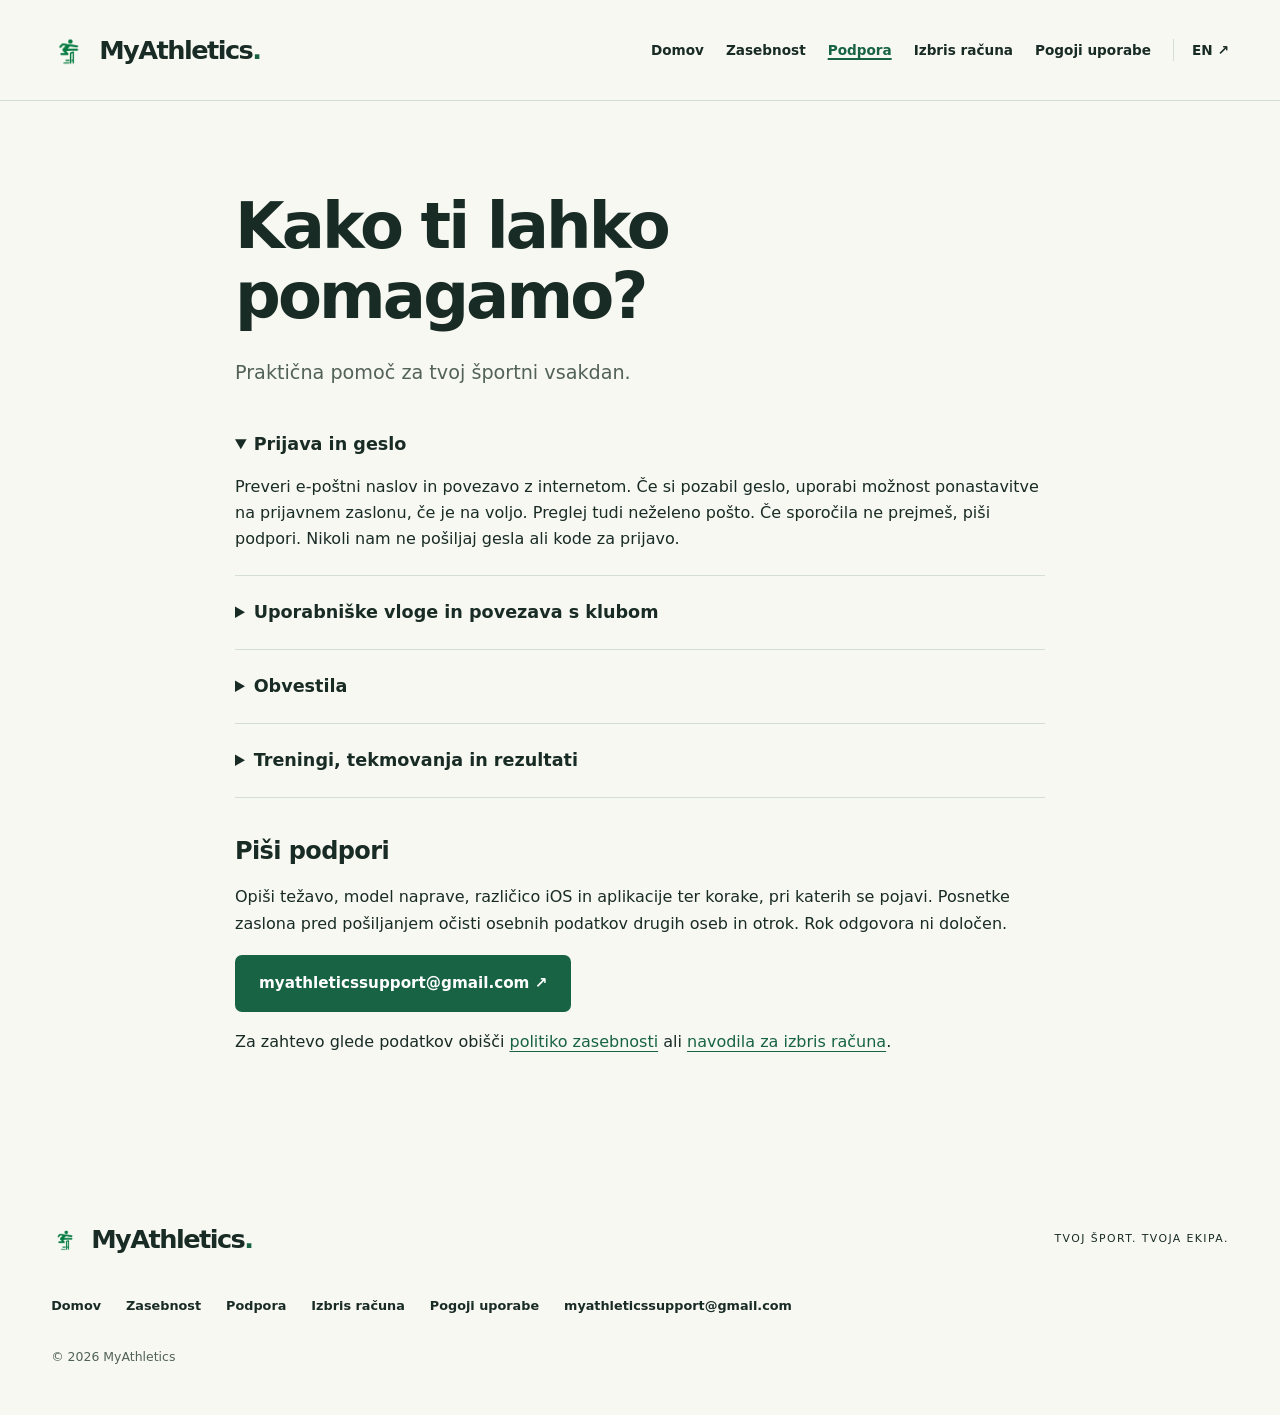
<file: support.html>
<!doctype html>
<html lang="sl"><head><meta charset="utf-8"><meta name="viewport" content="width=device-width, initial-scale=1"><title>Podpora — MyAthletics</title><meta name="description" content="Pomoč pri prijavi, geslu, vlogah, obvestilih in tekmovanjih ter kontakt podpore MyAthletics."><meta name="theme-color" content="#176344"><meta property="og:type" content="website"><meta property="og:site_name" content="MyAthletics"><meta property="og:title" content="Podpora — MyAthletics"><meta property="og:description" content="Pomoč pri prijavi, geslu, vlogah, obvestilih in tekmovanjih ter kontakt podpore MyAthletics."><meta property="og:url" content="https://my-athletics.eu/support.html"><meta property="og:locale" content="sl_SI"><meta property="og:image" content="https://my-athletics.eu/social-card.svg"><meta property="og:image:alt" content="MyAthletics"><link rel="canonical" href="https://my-athletics.eu/support.html"><link rel="alternate" hreflang="sl" href="https://my-athletics.eu/support.html"><link rel="alternate" hreflang="en" href="https://my-athletics.eu/en/support.html"><link rel="alternate" hreflang="x-default" href="https://my-athletics.eu/support.html"><link rel="icon" href="assets/myathletics-logo-green.png" type="image/png"><link rel="stylesheet" href="styles.css"><script src="site.js" defer></script></head><body><a class="skip" href="#main">Preskoči na vsebino</a><header><div class="header-inner"><a class="brand" href="index.html" aria-label="MyAthletics — Domov"><img src="assets/myathletics-logo-green.png" alt="" width="38" height="38" style="flex:none;object-fit:contain;margin-right:10px">MyAthletics<span class="brand-dot">.</span></a><button class="menu-toggle" type="button" aria-expanded="false" aria-controls="navigation" hidden>Meni <span aria-hidden="true">☰</span></button><nav id="navigation" aria-label="Glavna navigacija"><a href="index.html">Domov</a><a href="privacy.html">Zasebnost</a><a href="support.html" aria-current="page">Podpora</a><a href="delete-account.html">Izbris računa</a><a href="terms.html">Pogoji uporabe</a><a class="lang" href="en/support.html" lang="en" hreflang="en" aria-label="Switch to English">EN <span aria-hidden="true">↗</span></a></nav></div></header><main id="main" tabindex="-1" class="document"><h1>Kako ti lahko pomagamo?</h1><p class="lede">Praktična pomoč za tvoj športni vsakdan.</p><details open><summary>Prijava in geslo</summary><p>Preveri e-poštni naslov in povezavo z internetom. Če si pozabil geslo, uporabi možnost ponastavitve na prijavnem zaslonu, če je na voljo. Preglej tudi neželeno pošto. Če sporočila ne prejmeš, piši podpori. Nikoli nam ne pošiljaj gesla ali kode za prijavo.</p></details><details><summary>Uporabniške vloge in povezava s klubom</summary><p>Vloge Athlete, Coach, Parent in Club Manager določajo dostop do podatkov. Če ne vidiš pričakovane vsebine ali povezave z otrokom, najprej preveri povezavo s klubom pri trenerju ali upravitelju kluba. Za tehnične težave piši podpori.</p></details><details><summary>Obvestila</summary><p>V nastavitvah naprave preveri dovoljenje za obvestila za MyAthletics, način Osredotočenost in povezavo z internetom. Preveri tudi nastavitve obvestil v aplikaciji, če so na voljo.</p></details><details><summary>Treningi, tekmovanja in rezultati</summary><p>Preveri izbran datum, klub in uporabniško vlogo. Za urnike, vabila, udeležbo ali popravek rezultatov se obrni na odgovornega trenerja oziroma upravitelja kluba. Tehnično napako sporoči podpori.</p></details><h2>Piši podpori</h2><p>Opiši težavo, model naprave, različico iOS in aplikacije ter korake, pri katerih se pojavi. Posnetke zaslona pred pošiljanjem očisti osebnih podatkov drugih oseb in otrok. Rok odgovora ni določen.</p><p><a class="button" href="mailto:myathleticssupport@gmail.com?subject=MyAthletics%20-%20podpora">myathleticssupport@gmail.com ↗</a></p><p>Za zahtevo glede podatkov obišči <a href="privacy.html">politiko zasebnosti</a> ali <a href="delete-account.html">navodila za izbris računa</a>.</p></main><footer><div class="footer-top"><a class="brand" href="index.html"><img src="assets/myathletics-logo-green.png" alt="" width="30" height="30" style="flex:none;object-fit:contain;margin-right:10px">MyAthletics<span class="brand-dot">.</span></a><p>TVOJ ŠPORT. TVOJA EKIPA.</p></div><nav aria-label="Povezave v nogi"><a href="index.html">Domov</a><a href="privacy.html">Zasebnost</a><a href="support.html">Podpora</a><a href="delete-account.html">Izbris računa</a><a href="terms.html">Pogoji uporabe</a><a href="mailto:myathleticssupport@gmail.com">myathleticssupport@gmail.com</a></nav><p class="fine">© 2026 MyAthletics</p></footer></body></html>
</file>
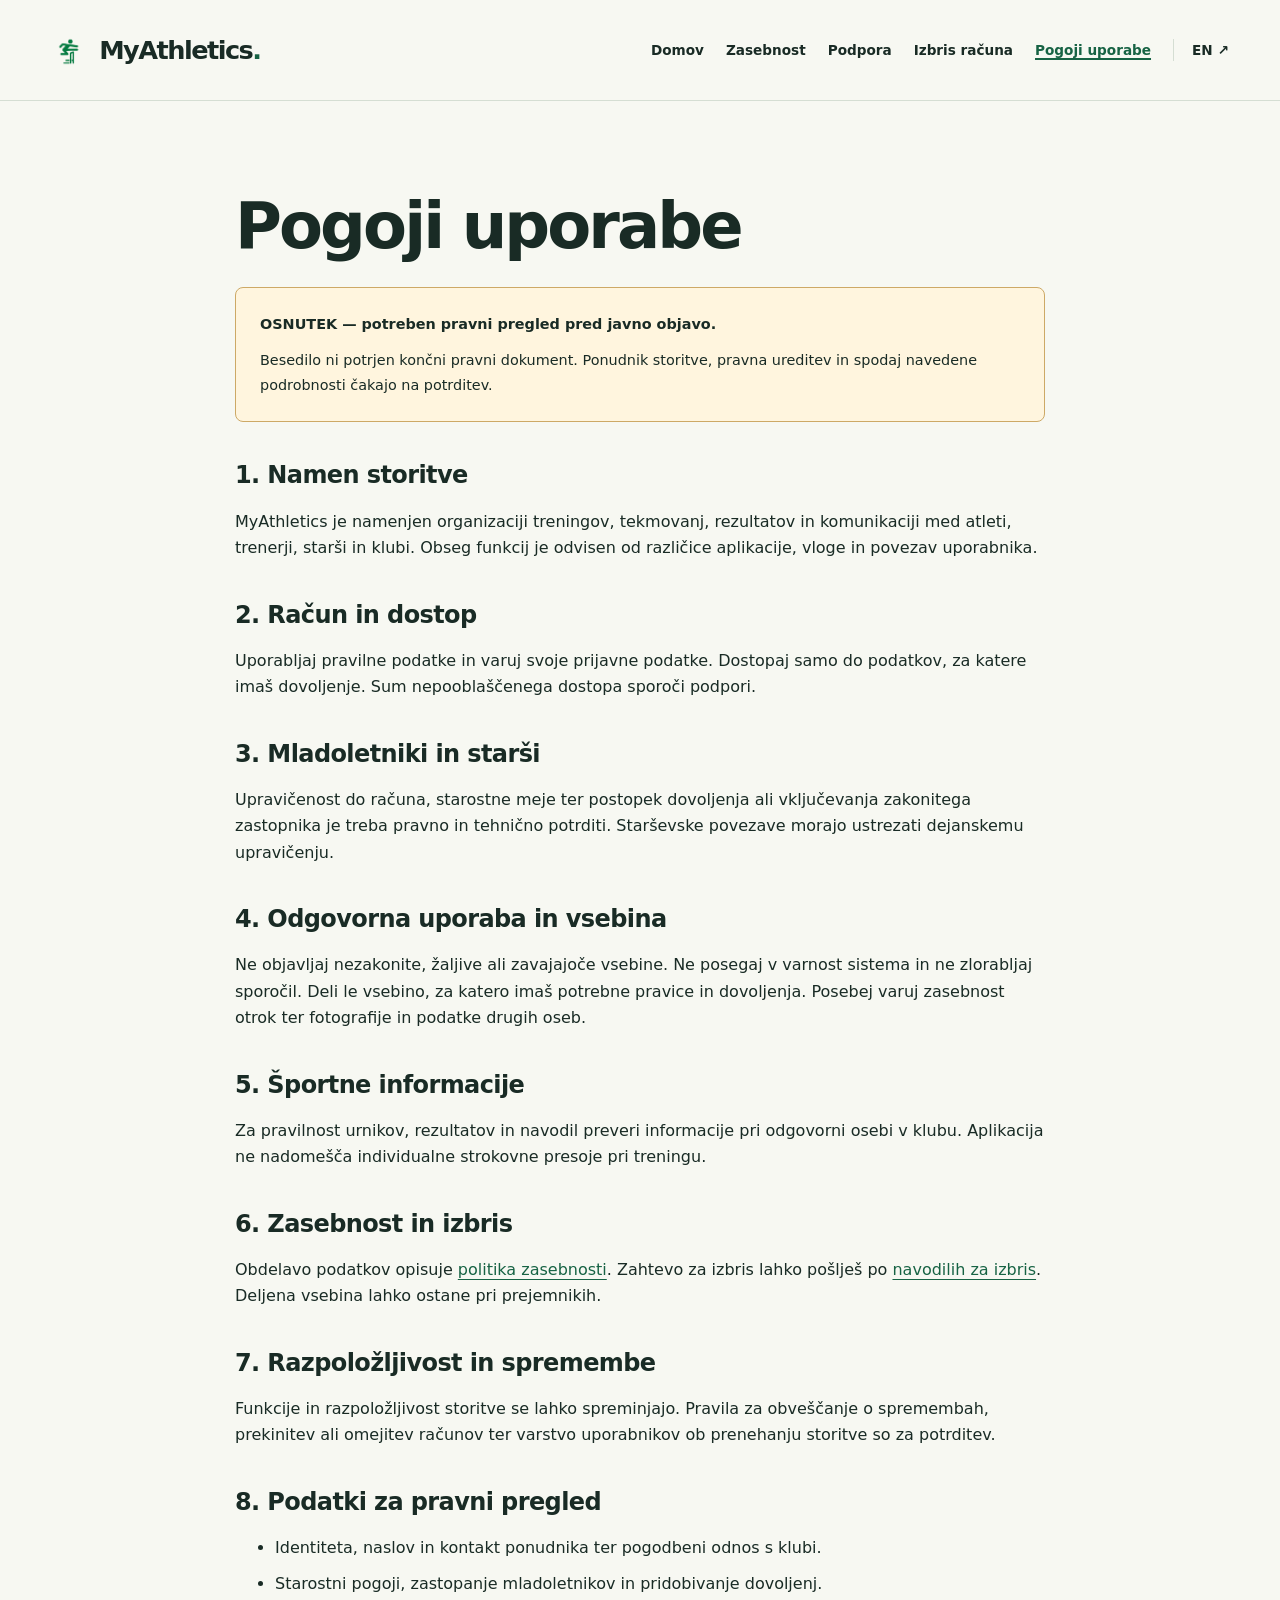
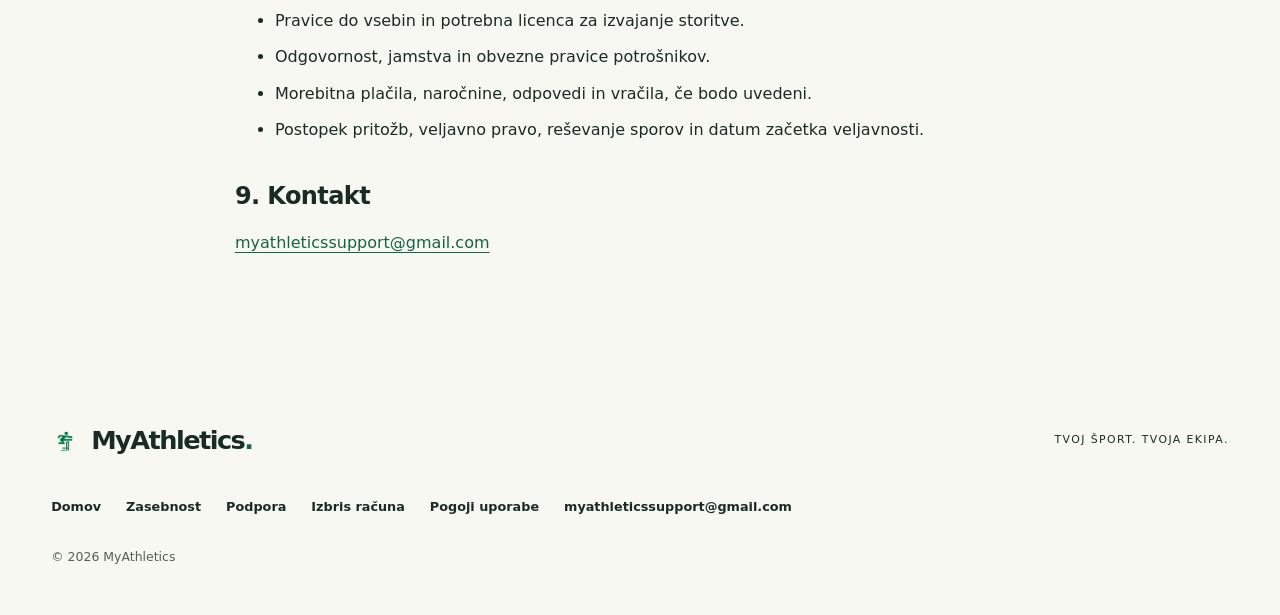
<file: terms.html>
<!doctype html>
<html lang="sl"><head><meta charset="utf-8"><meta name="viewport" content="width=device-width, initial-scale=1"><title>Pogoji uporabe — MyAthletics</title><meta name="description" content="Osnutek pogojev uporabe MyAthletics, ki potrebuje pravni pregled pred javno objavo."><meta name="theme-color" content="#176344"><meta property="og:type" content="website"><meta property="og:site_name" content="MyAthletics"><meta property="og:title" content="Pogoji uporabe — MyAthletics"><meta property="og:description" content="Osnutek pogojev uporabe MyAthletics, ki potrebuje pravni pregled pred javno objavo."><meta property="og:url" content="https://my-athletics.eu/terms.html"><meta property="og:locale" content="sl_SI"><meta property="og:image" content="https://my-athletics.eu/social-card.svg"><meta property="og:image:alt" content="MyAthletics"><link rel="canonical" href="https://my-athletics.eu/terms.html"><link rel="alternate" hreflang="sl" href="https://my-athletics.eu/terms.html"><link rel="alternate" hreflang="en" href="https://my-athletics.eu/en/terms.html"><link rel="alternate" hreflang="x-default" href="https://my-athletics.eu/terms.html"><link rel="icon" href="assets/myathletics-logo-green.png" type="image/png"><link rel="stylesheet" href="styles.css"><script src="site.js" defer></script><meta name="robots" content="noindex, nofollow"></head><body><a class="skip" href="#main">Preskoči na vsebino</a><header><div class="header-inner"><a class="brand" href="index.html" aria-label="MyAthletics — Domov"><img src="assets/myathletics-logo-green.png" alt="" width="38" height="38" style="flex:none;object-fit:contain;margin-right:10px">MyAthletics<span class="brand-dot">.</span></a><button class="menu-toggle" type="button" aria-expanded="false" aria-controls="navigation" hidden>Meni <span aria-hidden="true">☰</span></button><nav id="navigation" aria-label="Glavna navigacija"><a href="index.html">Domov</a><a href="privacy.html">Zasebnost</a><a href="support.html">Podpora</a><a href="delete-account.html">Izbris računa</a><a href="terms.html" aria-current="page">Pogoji uporabe</a><a class="lang" href="en/terms.html" lang="en" hreflang="en" aria-label="Switch to English">EN <span aria-hidden="true">↗</span></a></nav></div></header><main id="main" tabindex="-1" class="document"><h1>Pogoji uporabe</h1><aside class="notice"><strong>OSNUTEK — potreben pravni pregled pred javno objavo.</strong><p>Besedilo ni potrjen končni pravni dokument. Ponudnik storitve, pravna ureditev in spodaj navedene podrobnosti čakajo na potrditev.</p></aside><h2>1. Namen storitve</h2><p>MyAthletics je namenjen organizaciji treningov, tekmovanj, rezultatov in komunikaciji med atleti, trenerji, starši in klubi. Obseg funkcij je odvisen od različice aplikacije, vloge in povezav uporabnika.</p><h2>2. Račun in dostop</h2><p>Uporabljaj pravilne podatke in varuj svoje prijavne podatke. Dostopaj samo do podatkov, za katere imaš dovoljenje. Sum nepooblaščenega dostopa sporoči podpori.</p><h2>3. Mladoletniki in starši</h2><p>Upravičenost do računa, starostne meje ter postopek dovoljenja ali vključevanja zakonitega zastopnika je treba pravno in tehnično potrditi. Starševske povezave morajo ustrezati dejanskemu upravičenju.</p><h2>4. Odgovorna uporaba in vsebina</h2><p>Ne objavljaj nezakonite, žaljive ali zavajajoče vsebine. Ne posegaj v varnost sistema in ne zlorabljaj sporočil. Deli le vsebino, za katero imaš potrebne pravice in dovoljenja. Posebej varuj zasebnost otrok ter fotografije in podatke drugih oseb.</p><h2>5. Športne informacije</h2><p>Za pravilnost urnikov, rezultatov in navodil preveri informacije pri odgovorni osebi v klubu. Aplikacija ne nadomešča individualne strokovne presoje pri treningu.</p><h2>6. Zasebnost in izbris</h2><p>Obdelavo podatkov opisuje <a href="privacy.html">politika zasebnosti</a>. Zahtevo za izbris lahko pošlješ po <a href="delete-account.html">navodilih za izbris</a>. Deljena vsebina lahko ostane pri prejemnikih.</p><h2>7. Razpoložljivost in spremembe</h2><p>Funkcije in razpoložljivost storitve se lahko spreminjajo. Pravila za obveščanje o spremembah, prekinitev ali omejitev računov ter varstvo uporabnikov ob prenehanju storitve so za potrditev.</p><h2>8. Podatki za pravni pregled</h2><ul><li>Identiteta, naslov in kontakt ponudnika ter pogodbeni odnos s klubi.</li><li>Starostni pogoji, zastopanje mladoletnikov in pridobivanje dovoljenj.</li><li>Pravice do vsebin in potrebna licenca za izvajanje storitve.</li><li>Odgovornost, jamstva in obvezne pravice potrošnikov.</li><li>Morebitna plačila, naročnine, odpovedi in vračila, če bodo uvedeni.</li><li>Postopek pritožb, veljavno pravo, reševanje sporov in datum začetka veljavnosti.</li></ul><h2>9. Kontakt</h2><p><a href="mailto:myathleticssupport@gmail.com">myathleticssupport@gmail.com</a></p></main><footer><div class="footer-top"><a class="brand" href="index.html"><img src="assets/myathletics-logo-green.png" alt="" width="30" height="30" style="flex:none;object-fit:contain;margin-right:10px">MyAthletics<span class="brand-dot">.</span></a><p>TVOJ ŠPORT. TVOJA EKIPA.</p></div><nav aria-label="Povezave v nogi"><a href="index.html">Domov</a><a href="privacy.html">Zasebnost</a><a href="support.html">Podpora</a><a href="delete-account.html">Izbris računa</a><a href="terms.html">Pogoji uporabe</a><a href="mailto:myathleticssupport@gmail.com">myathleticssupport@gmail.com</a></nav><p class="fine">© 2026 MyAthletics</p></footer></body></html>
</file>
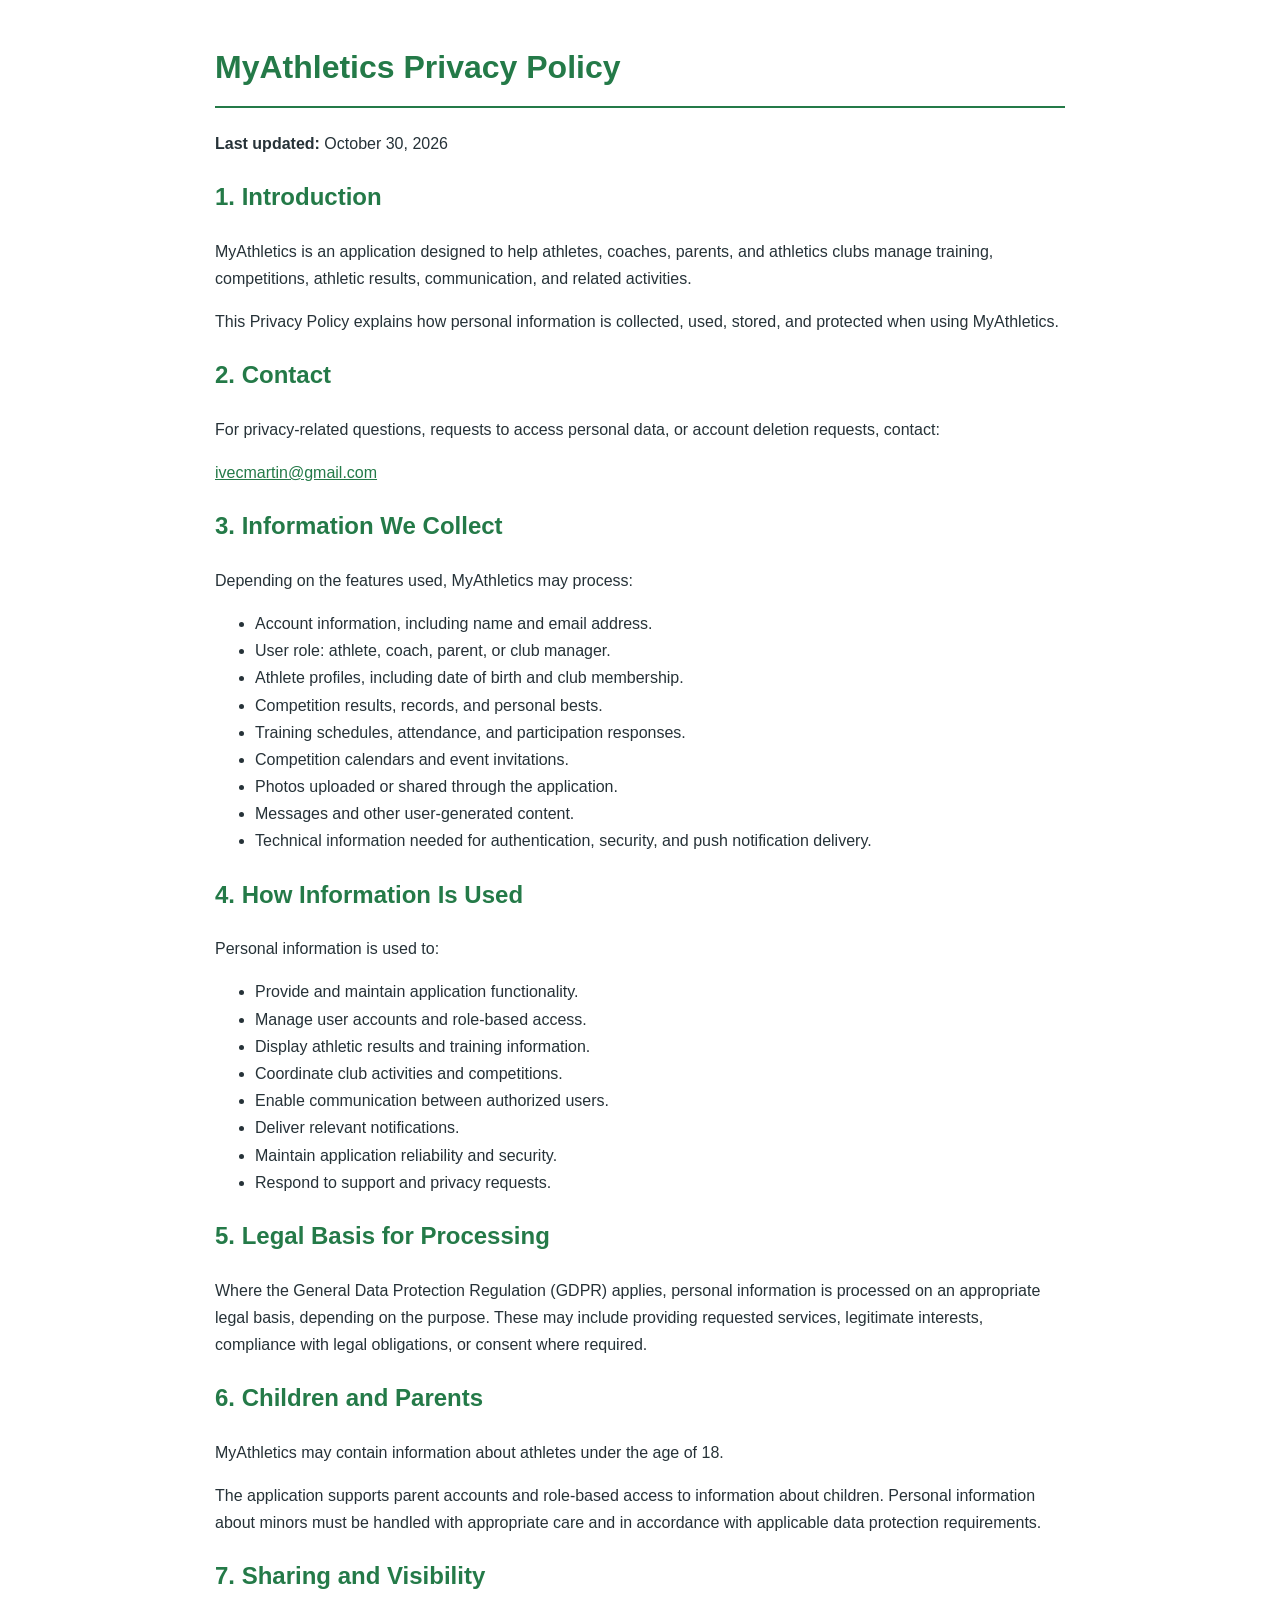
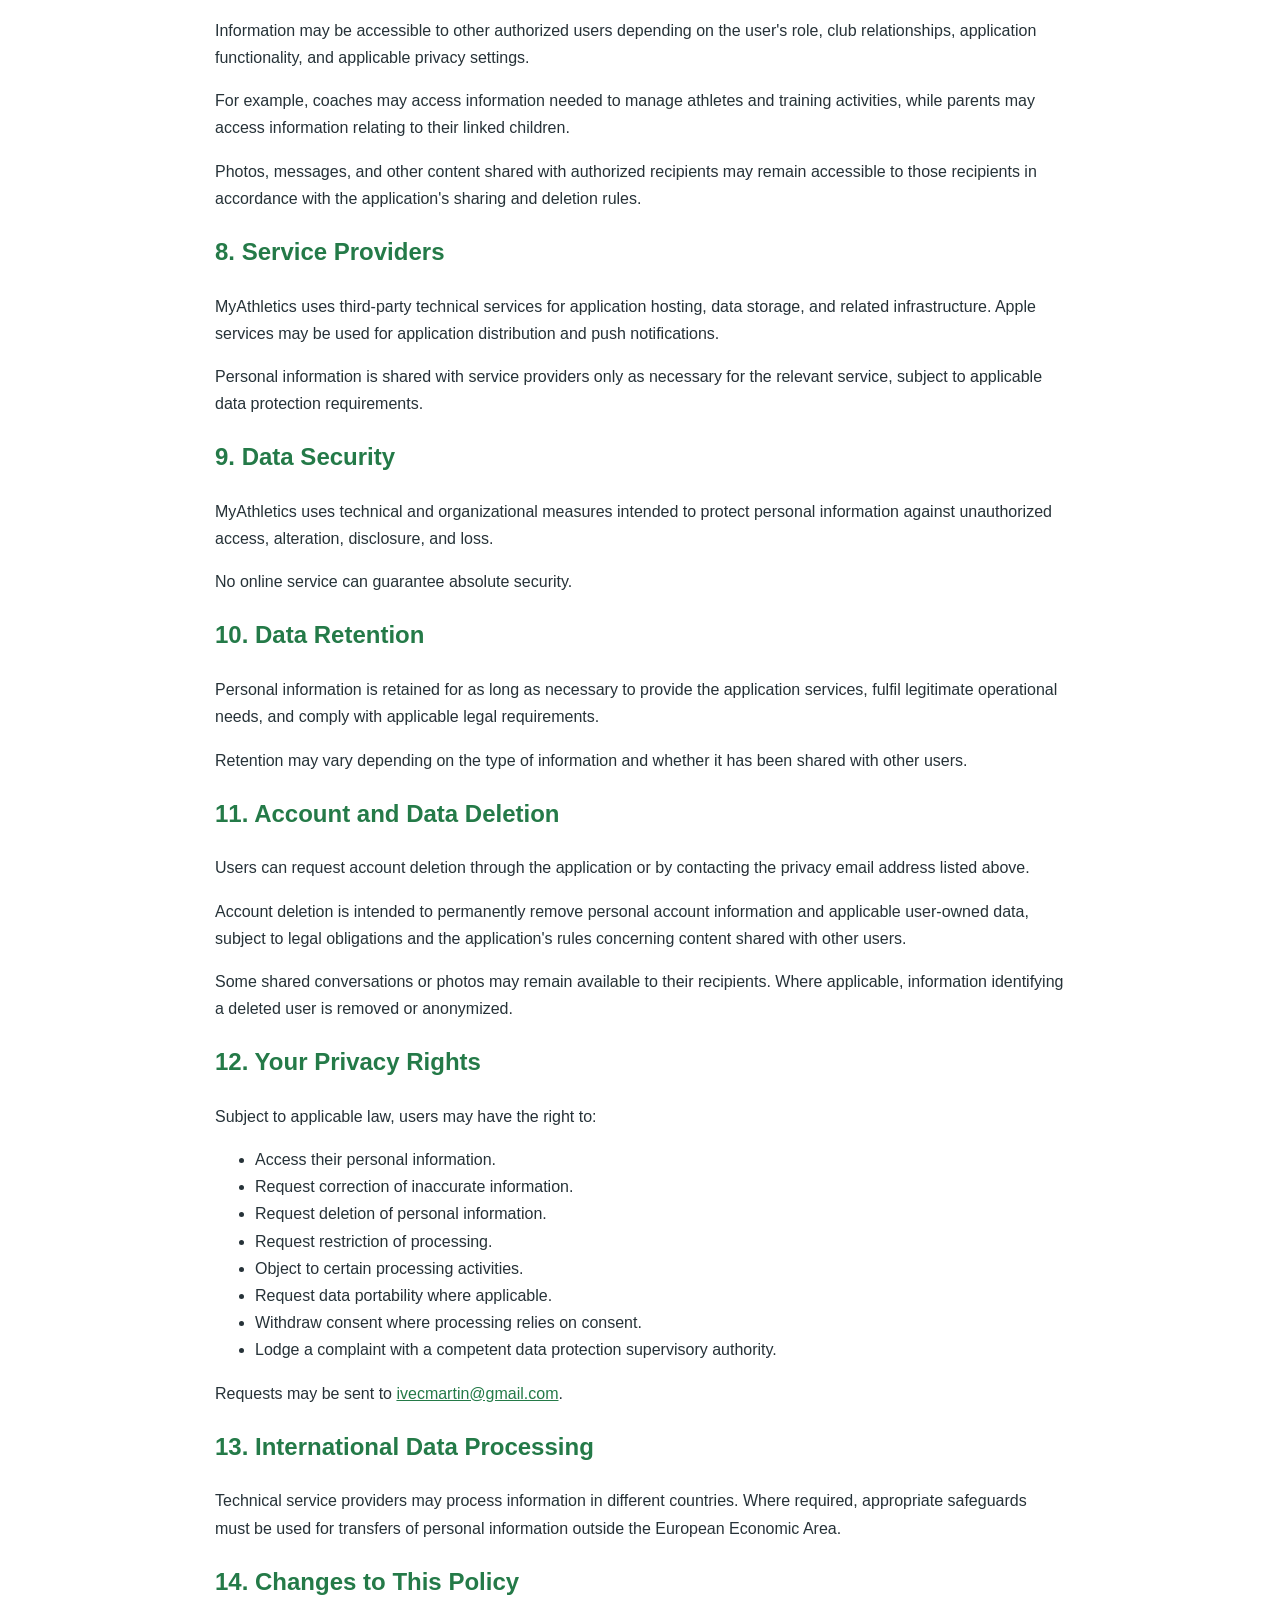
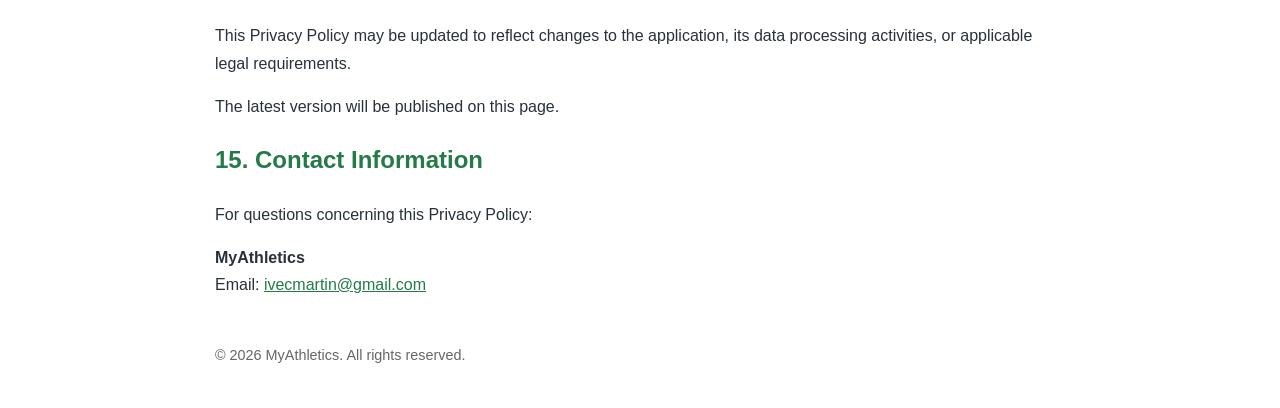
<file: archive/privacy-original-2026-10-30.html>
<!DOCTYPE html>
<html lang="en">
<head>
  <meta charset="UTF-8">
  <meta name="viewport" content="width=device-width, initial-scale=1">
  <title>MyAthletics - Privacy Policy</title>
  <style>
    body {
      font-family: -apple-system, BlinkMacSystemFont, "Segoe UI",
        Arial, sans-serif;
      max-width: 850px;
      margin: 40px auto;
      padding: 0 20px;
      line-height: 1.7;
      color: #263238;
    }
    h1, h2 { color: #247a48; }
    h1 { border-bottom: 2px solid #247a48; padding-bottom: 12px; }
    a { color: #247a48; }
    footer { margin-top: 45px; font-size: 0.9em; color: #666; }
  </style>
</head>
<body>

<h1>MyAthletics Privacy Policy</h1>
<p><strong>Last updated:</strong> October 30, 2026</p>

<h2>1. Introduction</h2>
<p>
MyAthletics is an application designed to help athletes,
coaches, parents, and athletics clubs manage training,
competitions, athletic results, communication, and
related activities.
</p>
<p>
This Privacy Policy explains how personal information
is collected, used, stored, and protected when using
MyAthletics.
</p>

<h2>2. Contact</h2>
<p>
For privacy-related questions, requests to access
personal data, or account deletion requests, contact:
</p>
<p>
<a href="mailto:ivecmartin@gmail.com">
ivecmartin@gmail.com
</a>
</p>

<h2>3. Information We Collect</h2>
<p>Depending on the features used, MyAthletics may process:</p>
<ul>
  <li>Account information, including name and email address.</li>
  <li>User role: athlete, coach, parent, or club manager.</li>
  <li>Athlete profiles, including date of birth and club membership.</li>
  <li>Competition results, records, and personal bests.</li>
  <li>Training schedules, attendance, and participation responses.</li>
  <li>Competition calendars and event invitations.</li>
  <li>Photos uploaded or shared through the application.</li>
  <li>Messages and other user-generated content.</li>
  <li>Technical information needed for authentication, security,
      and push notification delivery.</li>
</ul>

<h2>4. How Information Is Used</h2>
<p>Personal information is used to:</p>
<ul>
  <li>Provide and maintain application functionality.</li>
  <li>Manage user accounts and role-based access.</li>
  <li>Display athletic results and training information.</li>
  <li>Coordinate club activities and competitions.</li>
  <li>Enable communication between authorized users.</li>
  <li>Deliver relevant notifications.</li>
  <li>Maintain application reliability and security.</li>
  <li>Respond to support and privacy requests.</li>
</ul>

<h2>5. Legal Basis for Processing</h2>
<p>
Where the General Data Protection Regulation (GDPR)
applies, personal information is processed on an
appropriate legal basis, depending on the purpose.
These may include providing requested services,
legitimate interests, compliance with legal obligations,
or consent where required.
</p>

<h2>6. Children and Parents</h2>
<p>
MyAthletics may contain information about athletes
under the age of 18.
</p>
<p>
The application supports parent accounts and
role-based access to information about children.
Personal information about minors must be handled
with appropriate care and in accordance with
applicable data protection requirements.
</p>

<h2>7. Sharing and Visibility</h2>
<p>
Information may be accessible to other authorized
users depending on the user's role, club relationships,
application functionality, and applicable privacy settings.
</p>
<p>
For example, coaches may access information needed
to manage athletes and training activities, while
parents may access information relating to their
linked children.
</p>
<p>
Photos, messages, and other content shared with
authorized recipients may remain accessible to
those recipients in accordance with the application's
sharing and deletion rules.
</p>

<h2>8. Service Providers</h2>
<p>
MyAthletics uses third-party technical services
for application hosting, data storage, and related
infrastructure. Apple services may be used for
application distribution and push notifications.
</p>
<p>
Personal information is shared with service providers
only as necessary for the relevant service, subject
to applicable data protection requirements.
</p>

<h2>9. Data Security</h2>
<p>
MyAthletics uses technical and organizational
measures intended to protect personal information
against unauthorized access, alteration, disclosure,
and loss.
</p>
<p>
No online service can guarantee absolute security.
</p>

<h2>10. Data Retention</h2>
<p>
Personal information is retained for as long as
necessary to provide the application services,
fulfil legitimate operational needs, and comply
with applicable legal requirements.
</p>
<p>
Retention may vary depending on the type of
information and whether it has been shared
with other users.
</p>

<h2>11. Account and Data Deletion</h2>
<p>
Users can request account deletion through the
application or by contacting the privacy email
address listed above.
</p>
<p>
Account deletion is intended to permanently remove
personal account information and applicable
user-owned data, subject to legal obligations and
the application's rules concerning content shared
with other users.
</p>
<p>
Some shared conversations or photos may remain
available to their recipients. Where applicable,
information identifying a deleted user is removed
or anonymized.
</p>

<h2>12. Your Privacy Rights</h2>
<p>
Subject to applicable law, users may have the
right to:
</p>
<ul>
  <li>Access their personal information.</li>
  <li>Request correction of inaccurate information.</li>
  <li>Request deletion of personal information.</li>
  <li>Request restriction of processing.</li>
  <li>Object to certain processing activities.</li>
  <li>Request data portability where applicable.</li>
  <li>Withdraw consent where processing relies on consent.</li>
  <li>Lodge a complaint with a competent data
      protection supervisory authority.</li>
</ul>
<p>
Requests may be sent to
<a href="mailto:ivecmartin@gmail.com">
ivecmartin@gmail.com</a>.
</p>

<h2>13. International Data Processing</h2>
<p>
Technical service providers may process information
in different countries. Where required, appropriate
safeguards must be used for transfers of personal
information outside the European Economic Area.
</p>

<h2>14. Changes to This Policy</h2>
<p>
This Privacy Policy may be updated to reflect changes
to the application, its data processing activities,
or applicable legal requirements.
</p>
<p>
The latest version will be published on this page.
</p>

<h2>15. Contact Information</h2>
<p>
For questions concerning this Privacy Policy:
</p>
<p>
<strong>MyAthletics</strong><br>
Email:
<a href="mailto:ivecmartin@gmail.com">
ivecmartin@gmail.com
</a>
</p>

<footer>
  <p>&copy; 2026 MyAthletics. All rights reserved.</p>
</footer>

</body>
</html>
</file>
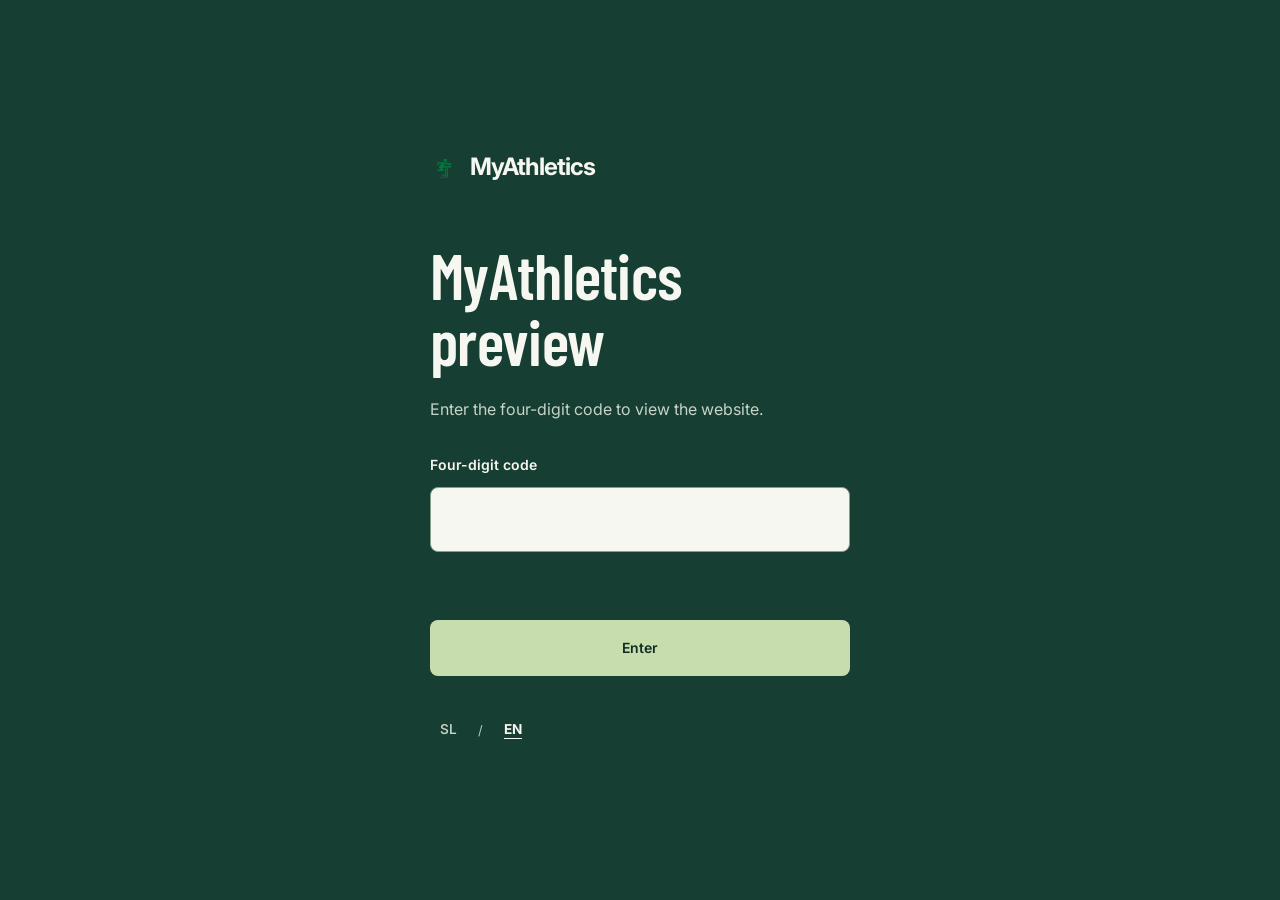
<file: en/coaches.html>
<!doctype html>
<html lang="en"><head><meta charset="utf-8"><meta name="viewport" content="width=device-width, initial-scale=1"><title>For coaches — MyAthletics</title><meta name="description" content="Less administration. More time for athletes. Discover MyAthletics for training schedules, attendance, team communication and tracking progress."><meta name="theme-color" content="#173e32"><meta property="og:type" content="website"><meta property="og:site_name" content="MyAthletics"><meta property="og:title" content="For coaches — MyAthletics"><meta property="og:description" content="Less administration. More time for athletes. Discover MyAthletics for training schedules, attendance, team communication and tracking progress."><meta property="og:url" content="https://my-athletics.eu/en/coaches.html"><meta property="og:locale" content="en_GB"><meta property="og:image" content="https://my-athletics.eu/social-card.svg"><meta property="og:image:alt" content="MyAthletics"><link rel="canonical" href="https://my-athletics.eu/en/coaches.html"><link rel="alternate" hreflang="sl" href="https://my-athletics.eu/coaches.html"><link rel="alternate" hreflang="en" href="https://my-athletics.eu/en/coaches.html"><link rel="alternate" hreflang="x-default" href="https://my-athletics.eu/coaches.html"><link rel="icon" href="../assets/myathletics-logo-green.png" type="image/png"><link rel="stylesheet" href="../styles.css"><link rel="preconnect" href="https://fonts.googleapis.com"><link rel="preconnect" href="https://fonts.gstatic.com" crossorigin><link rel="stylesheet" href="https://fonts.googleapis.com/css2?family=Barlow+Condensed:wght@500;600;700&amp;family=Inter:wght@400;500;600;700&amp;display=swap"><link rel="stylesheet" href="../homepage.css?v=20261104-3"><script src="../site.js" defer></script><link rel="stylesheet" href="../preview-access.css?v=20261104-2"><script src="../preview-access.js?v=20261104-1" defer></script><link rel="stylesheet" href="../coaches.css?v=20261106-2"><script src="../coaches.js?v=20261106-1" defer></script></head><body class="figma-home coaches-page"><section id="preview-access" aria-labelledby="preview-title"><div class="preview-panel"><div class="preview-brand"><img src="../assets/myathletics-logo-green.png" alt="" width="30" height="30"><span>MyAthletics</span></div><h1 id="preview-title">MyAthletics preview</h1><p class="preview-description">Enter the four-digit code to view the website.</p><form novalidate><label for="preview-code">Four-digit code</label><input id="preview-code" name="preview-code" type="password" inputmode="numeric" pattern="[0-9]{4}" minlength="4" maxlength="4" required autocomplete="off" aria-describedby="preview-feedback" enterkeyhint="go"><p id="preview-feedback" class="preview-feedback" role="status" aria-live="polite" aria-atomic="true"></p><button type="submit">Enter</button></form><nav class="preview-language" aria-label="Preview language"><a href="../coaches.html" lang="sl" hreflang="sl" aria-label="Preklopi v slovenščino">SL</a><span aria-hidden="true">/</span><a href="coaches.html" lang="en" hreflang="en" aria-current="page" aria-label="Switch to English">EN</a></nav><noscript><p class="preview-noscript">Enable JavaScript in your browser to enter the preview code.</p></noscript></div></section><div id="preview-content" hidden inert><a class="skip" href="#main">Skip to content</a><header class="site-header"><div class="header-inner"><a class="brand" href="index.html" aria-label="MyAthletics — Home"><img src="../assets/myathletics-logo-green.png" alt="" width="30" height="30">MyAthletics</a><div class="mobile-language"><span class="language-picker"><a href="../coaches.html" lang="sl" hreflang="sl" aria-label="Preklopi v slovenščino">SL</a><span aria-hidden="true">/</span><a href="coaches.html" lang="en" hreflang="en" aria-current="page" aria-label="Switch to English">EN</a></span></div><button class="menu-toggle" type="button" hidden aria-expanded="false" aria-controls="navigation" aria-label="Open menu"><img class="ui-icon " src="../assets/menu.svg" alt="" aria-hidden="true"></button><nav id="navigation" aria-label="Main navigation"><a href="index.html#features">Features</a><a href="index.html#clubs">Clubs</a><a href="coaches.html" aria-current="page">For coaches</a><a href="support.html">Support</a><span class="desktop-language"><span class="language-picker"><a href="../coaches.html" lang="sl" hreflang="sl" aria-label="Preklopi v slovenščino">SL</a><span aria-hidden="true">/</span><a href="coaches.html" lang="en" hreflang="en" aria-current="page" aria-label="Switch to English">EN</a></span></span></nav></div></header><main id="main" class="coaches-main" tabindex="-1"><section class="coach-hero" aria-labelledby="coach-title"><div class="coach-wrap"><div class="coach-hero-grid"><div class="coach-copy coach-reveal"><p class="coach-kicker">MYATHLETICS / FOR COACHES</p><h1 id="coach-title">Less administration.<br><span>More time for athletes.</span></h1><p class="coach-lead">Organise training, track results and communicate with your team – all in one place.</p><div class="coach-actions"><a class="button" href="#atleti">Explore the coach’s view<span aria-hidden="true">↓</span></a><a class="coach-text-link" href="support.html">Let’s talk about your team</a></div><p class="coach-hero-note">For coaches, athletes and parents. Connected in everyday athletics.</p></div><div class="coach-scene coach-reveal coach-carousel" data-coach-carousel role="region" aria-label="Coach app screens" aria-roledescription="carousel" aria-live="off"><figure class="coach-device coach-carousel-slide" data-position="center" aria-hidden="false"><img src="../assets/coaches/coach-dashboard.png" width="891" height="1765" alt="Coach training calendar" loading="eager" decoding="async" fetchpriority="high"></figure><figure class="coach-device coach-carousel-slide" data-position="right" aria-hidden="true"><img src="../assets/coaches/athlete-profile.png" width="880" height="1788" alt="Athlete profile and progress" loading="eager" decoding="async"></figure><figure class="coach-device coach-carousel-slide" data-position="back-right" aria-hidden="true"><img src="../assets/coaches/disciplines-detail.png" width="478" height="887" alt="Athlete disciplines and personal bests" loading="eager" decoding="async"></figure><figure class="coach-device coach-carousel-slide" data-position="back-left" aria-hidden="true"><img src="../assets/coaches/attendance.png" width="477" height="887" alt="Training attendance" loading="eager" decoding="async"></figure><figure class="coach-device coach-carousel-slide" data-position="left" aria-hidden="true"><img src="../assets/coaches/team-disciplines.png" width="908" height="1733" alt="Team disciplines overview" loading="eager" decoding="async"></figure><p class="coach-callout">Your team. Your overview.</p><div class="coach-carousel-controls" hidden><span class="coach-carousel-counter" aria-hidden="true">01 / 05</span><button type="button" class="coach-carousel-toggle" aria-label="Pause screen rotation" title="Pause screen rotation"><span aria-hidden="true">Ⅱ</span></button><button type="button" class="coach-carousel-next" aria-label="Next app screen" title="Next app screen"><span aria-hidden="true">→</span></button></div></div></div><nav class="coach-topics" aria-label="Topics on this page"><a href="#atleti"><span>01</span>Athletes</a><a href="#treningi"><span>02</span>Training</a><a href="#udelezba"><span>03</span>Attendance</a><a href="#komunikacija"><span>04</span>Communication</a><a href="#napredek"><span>05</span>Progress</a><a href="#tekmovanja"><span>06</span>Competitions</a></nav></div></section><section class="coach-section " id="atleti" aria-labelledby="atleti-title"><div class="coach-wrap coach-section-grid"><div class="coach-copy coach-reveal"><p class="coach-kicker"><span class="coach-section-number">01</span>Athletes</p><h2 id="atleti-title">Manage your athletes</h2><p class="coach-description">One shared space for the team. A story for every athlete. Find athletes by group and open profiles with disciplines, results and progress.</p><ul class="coach-points"><li>Athlete lists and training groups</li><li>Athlete profiles with results and medals</li><li>Disciplines that connect your team</li></ul></div><div class="coach-scene coach-reveal "><svg class="coach-connector" viewBox="0 0 110 70" aria-hidden="true"><path d="M6 52C8 10 52 4 92 32M78 16l16 18-24 2"/></svg><figure class="coach-device coach-device-main"><img src="../assets/coaches/athlete-profile.png" width="880" height="1788" alt="Athlete profile, medals and attendance" loading="lazy" decoding="async"></figure><figure class="coach-device coach-device-left"><img src="../assets/coach.png" width="2092" height="4304" alt="Coach athlete list and training groups" loading="lazy" decoding="async"></figure><figure class="coach-device coach-device-right"><img src="../assets/coaches/disciplines-detail.png" width="478" height="887" alt="Athlete disciplines and personal bests" loading="lazy" decoding="async"></figure><p class="coach-callout">From the team to the individual.</p></div></div></section>
<section class="coach-section coach-section-reverse" id="treningi" aria-labelledby="treningi-title"><div class="coach-wrap coach-section-grid"><div class="coach-copy coach-reveal"><p class="coach-kicker"><span class="coach-section-number">02</span>Training</p><h2 id="treningi-title">Organise training</h2><p class="coach-description">From the plan to a change of time. A clear calendar helps you organise training and tell the team what has changed.</p><ul class="coach-points"><li>Training schedules and planning</li><li>Change the time, duration or location</li><li>Cancel training and notify athletes</li></ul></div><div class="coach-scene coach-reveal coach-scene-two"><svg class="coach-connector" viewBox="0 0 110 70" aria-hidden="true"><path d="M6 52C8 10 52 4 92 32M78 16l16 18-24 2"/></svg><figure class="coach-device coach-device-main"><img src="../assets/coaches/coach-dashboard.png" width="891" height="1765" alt="Coach training calendar and session overview" loading="lazy" decoding="async"></figure><figure class="coach-device coach-device-right"><img src="../assets/coaches/change-training.png" width="955" height="1647" alt="Changing training and notifying athletes" loading="lazy" decoding="async"></figure><p class="coach-callout">Change. Notify. Move forward.</p></div></div></section>
<section class="coach-section " id="udelezba" aria-labelledby="udelezba-title"><div class="coach-wrap coach-section-grid"><div class="coach-copy coach-reveal"><p class="coach-kicker"><span class="coach-section-number">03</span>Attendance</p><h2 id="udelezba-title">Keep track of attendance</h2><p class="coach-description">Know who is coming before training starts. Responses, absence reports and recorded attendance help you understand what is happening in the team.</p><ul class="coach-points"><li>Athletes accept or decline attendance</li><li>Absence reports reach the coach</li><li>The coach records actual attendance</li></ul></div><div class="coach-scene coach-reveal "><svg class="coach-connector" viewBox="0 0 110 70" aria-hidden="true"><path d="M6 52C8 10 52 4 92 32M78 16l16 18-24 2"/></svg><figure class="coach-device coach-device-main"><img src="../assets/coaches/attendance.png" width="477" height="887" alt="Athlete responses and recorded training attendance" loading="lazy" decoding="async"></figure><figure class="coach-device coach-device-left"><img src="../assets/absence-report.png" width="851" height="1847" alt="Reporting absence and notifying the coach" loading="lazy" decoding="async"></figure><figure class="coach-device coach-device-right"><img src="../assets/coaches/athlete-home.png" width="851" height="1847" alt="Athlete attendance confirmation and training changes" loading="lazy" decoding="async"></figure><p class="coach-callout">From responses to attendance.</p></div></div></section>
<section class="coach-section coach-section-reverse" id="komunikacija" aria-labelledby="komunikacija-title"><div class="coach-wrap coach-section-grid"><div class="coach-copy coach-reveal"><p class="coach-kicker"><span class="coach-section-number">04</span>Communication</p><h2 id="komunikacija-title">Communicate with your team</h2><p class="coach-description">Help the right information reach the right people. Select an individual or a group and send a message to athletes, parents or both.</p><ul class="coach-points"><li>Choose athletes, parents or both</li><li>Select recipients by training group</li><li>Individual messages and notification overview</li></ul></div><div class="coach-scene coach-reveal coach-scene-two"><svg class="coach-connector" viewBox="0 0 110 70" aria-hidden="true"><path d="M6 52C8 10 52 4 92 32M78 16l16 18-24 2"/></svg><figure class="coach-device coach-device-main"><img src="../assets/messages.png" width="2092" height="4304" alt="Choosing athlete and parent message recipients" loading="lazy" decoding="async"></figure><figure class="coach-device coach-device-right"><img src="../assets/notification-list.png" width="851" height="1847" alt="Messages and notifications about changes" loading="lazy" decoding="async"></figure><p class="coach-scene-tag"><img src="../assets/users.svg" alt="" aria-hidden="true"><span>Message athletes, parents or both</span></p><p class="coach-callout">The right people. The right message.</p></div></div></section>
<section class="coach-section " id="napredek" aria-labelledby="napredek-title"><div class="coach-wrap coach-section-grid"><div class="coach-copy coach-reveal"><p class="coach-kicker"><span class="coach-section-number">05</span>Progress</p><h2 id="napredek-title">Follow results and progress</h2><p class="coach-description">A result is more than a number. Bring disciplines, personal bests and achievements together to follow each athlete’s development.</p><ul class="coach-points"><li>Results by discipline and personal bests</li><li>A graph of results over time</li><li>Medals, statistics and achievements</li></ul></div><div class="coach-scene coach-reveal "><svg class="coach-connector" viewBox="0 0 110 70" aria-hidden="true"><path d="M6 52C8 10 52 4 92 32M78 16l16 18-24 2"/></svg><figure class="coach-device coach-device-main"><img src="../assets/results.png" width="2092" height="4304" alt="Personal best and result development graph for 200 metres" loading="lazy" decoding="async"></figure><figure class="coach-device coach-device-left"><img src="../assets/coaches/disciplines-detail.png" width="478" height="887" alt="Disciplines and recorded results" loading="lazy" decoding="async"></figure><figure class="coach-device coach-device-right"><img src="../assets/coaches/athlete-profile.png" width="880" height="1788" alt="Athlete medals, results and statistics" loading="lazy" decoding="async"></figure><p class="coach-callout">Every athlete has a progress story.</p></div></div></section>
<section class="coach-section coach-section-reverse" id="tekmovanja" aria-labelledby="tekmovanja-title"><div class="coach-wrap coach-section-grid"><div class="coach-copy coach-reveal"><p class="coach-kicker"><span class="coach-section-number">06</span>Competitions</p><h2 id="tekmovanja-title">Competitions in one place</h2><p class="coach-description">Training has its rhythm. Competitions have their timeline. Keep upcoming and past competitions in view alongside your team’s everyday schedule.</p><ul class="coach-points"><li>Upcoming and past competitions</li><li>Competition calendars alongside training</li><li>Achievements stay part of the athlete’s story</li></ul></div><div class="coach-scene coach-reveal coach-scene-two"><svg class="coach-connector" viewBox="0 0 110 70" aria-hidden="true"><path d="M6 52C8 10 52 4 92 32M78 16l16 18-24 2"/></svg><figure class="coach-device coach-device-main"><img src="../assets/competitions.png" width="2092" height="4304" alt="An overview of past athletics competitions" loading="lazy" decoding="async"></figure><figure class="coach-device coach-device-right"><img src="../assets/athlete-training-calendar.png" width="1024" height="1536" alt="Athlete training and event calendar" loading="lazy" decoding="async"></figure><p class="coach-callout">From training to competition day.</p></div></div></section><section class="coach-finale" id="povezani" aria-labelledby="povezani-title"><div class="coach-wrap"><div class="coach-reveal"><p class="coach-kicker">07 / A CONNECTED ATHLETICS COMMUNITY</p><h2 id="povezani-title">Everything connected.<br>In one app.</h2><p class="coach-description">Coaches, athletes and parents. Training, competitions and results. Less scattered information and more room for what matters: athletics.</p></div><div class="coach-scene coach-reveal "><svg class="coach-connector" viewBox="0 0 110 70" aria-hidden="true"><path d="M6 52C8 10 52 4 92 32M78 16l16 18-24 2"/></svg><figure class="coach-device coach-device-main"><img src="../assets/coaches/coach-dashboard.png" width="891" height="1765" alt="Coach training overview" loading="lazy" decoding="async"></figure><figure class="coach-device coach-device-left"><img src="../assets/coaches/athlete-home.png" width="851" height="1847" alt="Athlete training and attendance" loading="lazy" decoding="async"></figure><figure class="coach-device coach-device-right"><img src="../assets/parent-view.png" width="851" height="1847" alt="Parent view of their child’s progress" loading="lazy" decoding="async"></figure><p class="coach-callout">Coach ↔ athlete ↔ parent</p></div><div class="coach-actions coach-reveal"><a class="button" href="mailto:myathleticssupport@gmail.com?subject=MyAthletics%20-%20coaches">Let’s talk about your team<span aria-hidden="true">↗</span></a><a class="coach-text-link" href="support.html">Visit support</a></div><p class="coach-bottom-note">Have a question about using MyAthletics with your team? We’re happy to help.</p></div></section></main><footer class="landing-footer"><div class="footer-content"><div class="footer-brand"><a class="brand" href="index.html" aria-label="MyAthletics — Home"><img src="../assets/myathletics-logo-green.png" alt="" width="30" height="30">MyAthletics</a><p>More time for athletics. More connection for everyone.</p><a class="contact-email" href="mailto:myathleticssupport@gmail.com">myathleticssupport@gmail.com</a></div><nav aria-label="Footer links"><a href="privacy.html">Privacy<img class="ui-icon footer-arrow" src="../assets/arrow-footer.svg" alt="" aria-hidden="true"></a><a href="support.html">Support<img class="ui-icon footer-arrow" src="../assets/arrow-footer.svg" alt="" aria-hidden="true"></a><a href="delete-account.html">Delete account<img class="ui-icon footer-arrow" src="../assets/arrow-footer.svg" alt="" aria-hidden="true"></a><a href="terms.html">Terms of use<img class="ui-icon footer-arrow" src="../assets/arrow-footer.svg" alt="" aria-hidden="true"></a></nav></div><div class="footer-metadata"><p>© 2026 MyAthletics</p><span class="language-picker"><a href="../coaches.html" lang="sl" hreflang="sl" aria-label="Preklopi v slovenščino">SL</a><span aria-hidden="true">/</span><a href="coaches.html" lang="en" hreflang="en" aria-current="page" aria-label="Switch to English">EN</a></span></div></footer></div></body></html>
</file>
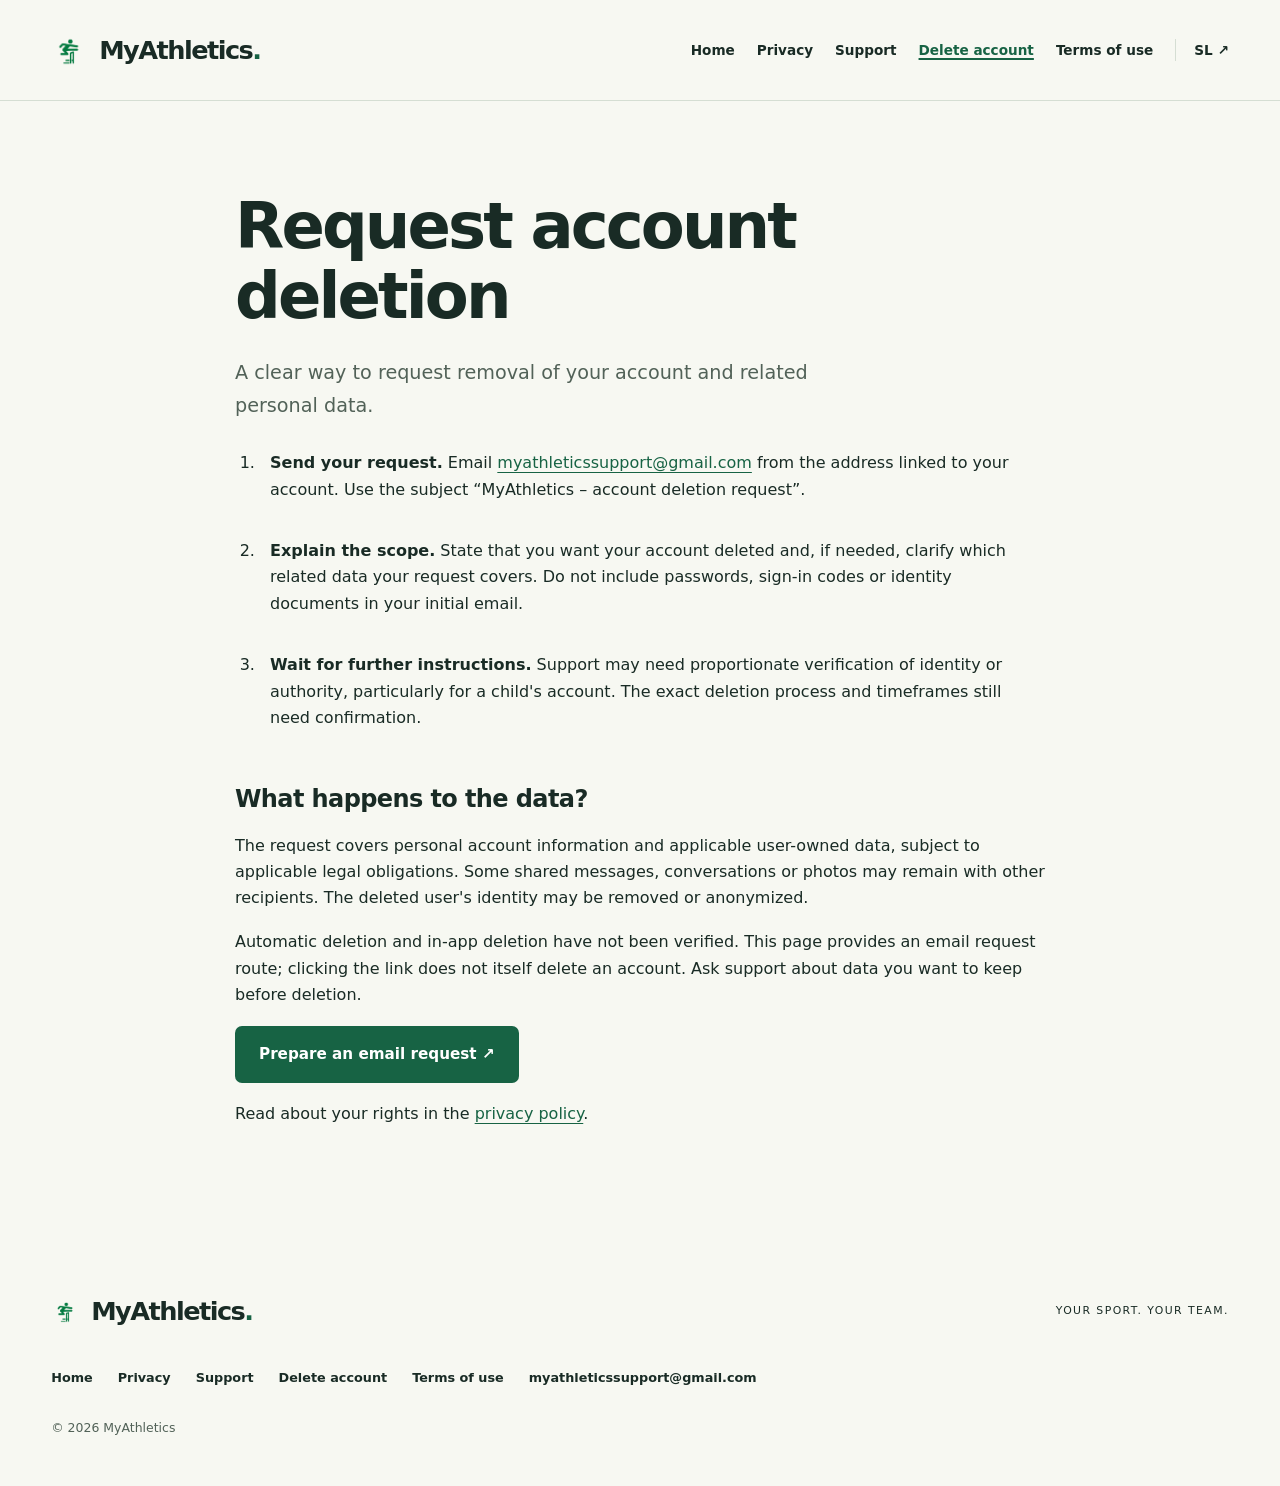
<file: en/delete-account.html>
<!doctype html>
<html lang="en"><head><meta charset="utf-8"><meta name="viewport" content="width=device-width, initial-scale=1"><title>Delete Account — MyAthletics</title><meta name="description" content="How to request MyAthletics account deletion by email and understand shared data."><meta name="theme-color" content="#176344"><meta property="og:type" content="website"><meta property="og:site_name" content="MyAthletics"><meta property="og:title" content="Delete Account — MyAthletics"><meta property="og:description" content="How to request MyAthletics account deletion by email and understand shared data."><meta property="og:url" content="https://my-athletics.eu/en/delete-account.html"><meta property="og:locale" content="en_GB"><meta property="og:image" content="https://my-athletics.eu/social-card.svg"><meta property="og:image:alt" content="MyAthletics"><link rel="canonical" href="https://my-athletics.eu/en/delete-account.html"><link rel="alternate" hreflang="sl" href="https://my-athletics.eu/delete-account.html"><link rel="alternate" hreflang="en" href="https://my-athletics.eu/en/delete-account.html"><link rel="alternate" hreflang="x-default" href="https://my-athletics.eu/delete-account.html"><link rel="icon" href="../assets/myathletics-logo-green.png" type="image/png"><link rel="stylesheet" href="../styles.css"><script src="../site.js" defer></script></head><body><a class="skip" href="#main">Skip to content</a><header><div class="header-inner"><a class="brand" href="index.html" aria-label="MyAthletics — Home"><img src="../assets/myathletics-logo-green.png" alt="" width="38" height="38" style="flex:none;object-fit:contain;margin-right:10px">MyAthletics<span class="brand-dot">.</span></a><button class="menu-toggle" type="button" aria-expanded="false" aria-controls="navigation" hidden>Menu <span aria-hidden="true">☰</span></button><nav id="navigation" aria-label="Main navigation"><a href="index.html">Home</a><a href="privacy.html">Privacy</a><a href="support.html">Support</a><a href="delete-account.html" aria-current="page">Delete account</a><a href="terms.html">Terms of use</a><a class="lang" href="../delete-account.html" lang="sl" hreflang="sl" aria-label="Preklopi v slovenščino">SL <span aria-hidden="true">↗</span></a></nav></div></header><main id="main" tabindex="-1" class="document"><h1>Request account deletion</h1><p class="lede">A clear way to request removal of your account and related personal data.</p><ol class="instructions"><li><strong>Send your request.</strong> Email <a href="mailto:myathleticssupport@gmail.com?subject=MyAthletics%20-%20account%20deletion%20request">myathleticssupport@gmail.com</a> from the address linked to your account. Use the subject “MyAthletics – account deletion request”.</li><li><strong>Explain the scope.</strong> State that you want your account deleted and, if needed, clarify which related data your request covers. Do not include passwords, sign-in codes or identity documents in your initial email.</li><li><strong>Wait for further instructions.</strong> Support may need proportionate verification of identity or authority, particularly for a child's account. The exact deletion process and timeframes still need confirmation.</li></ol><h2>What happens to the data?</h2><p>The request covers personal account information and applicable user-owned data, subject to applicable legal obligations. Some shared messages, conversations or photos may remain with other recipients. The deleted user's identity may be removed or anonymized.</p><p>Automatic deletion and in-app deletion have not been verified. This page provides an email request route; clicking the link does not itself delete an account. Ask support about data you want to keep before deletion.</p><p><a class="button" href="mailto:myathleticssupport@gmail.com?subject=MyAthletics%20-%20account%20deletion%20request">Prepare an email request ↗</a></p><p>Read about your rights in the <a href="privacy.html">privacy policy</a>.</p></main><footer><div class="footer-top"><a class="brand" href="index.html"><img src="../assets/myathletics-logo-green.png" alt="" width="30" height="30" style="flex:none;object-fit:contain;margin-right:10px">MyAthletics<span class="brand-dot">.</span></a><p>YOUR SPORT. YOUR TEAM.</p></div><nav aria-label="Footer links"><a href="index.html">Home</a><a href="privacy.html">Privacy</a><a href="support.html">Support</a><a href="delete-account.html">Delete account</a><a href="terms.html">Terms of use</a><a href="mailto:myathleticssupport@gmail.com">myathleticssupport@gmail.com</a></nav><p class="fine">© 2026 MyAthletics</p></footer></body></html>
</file>
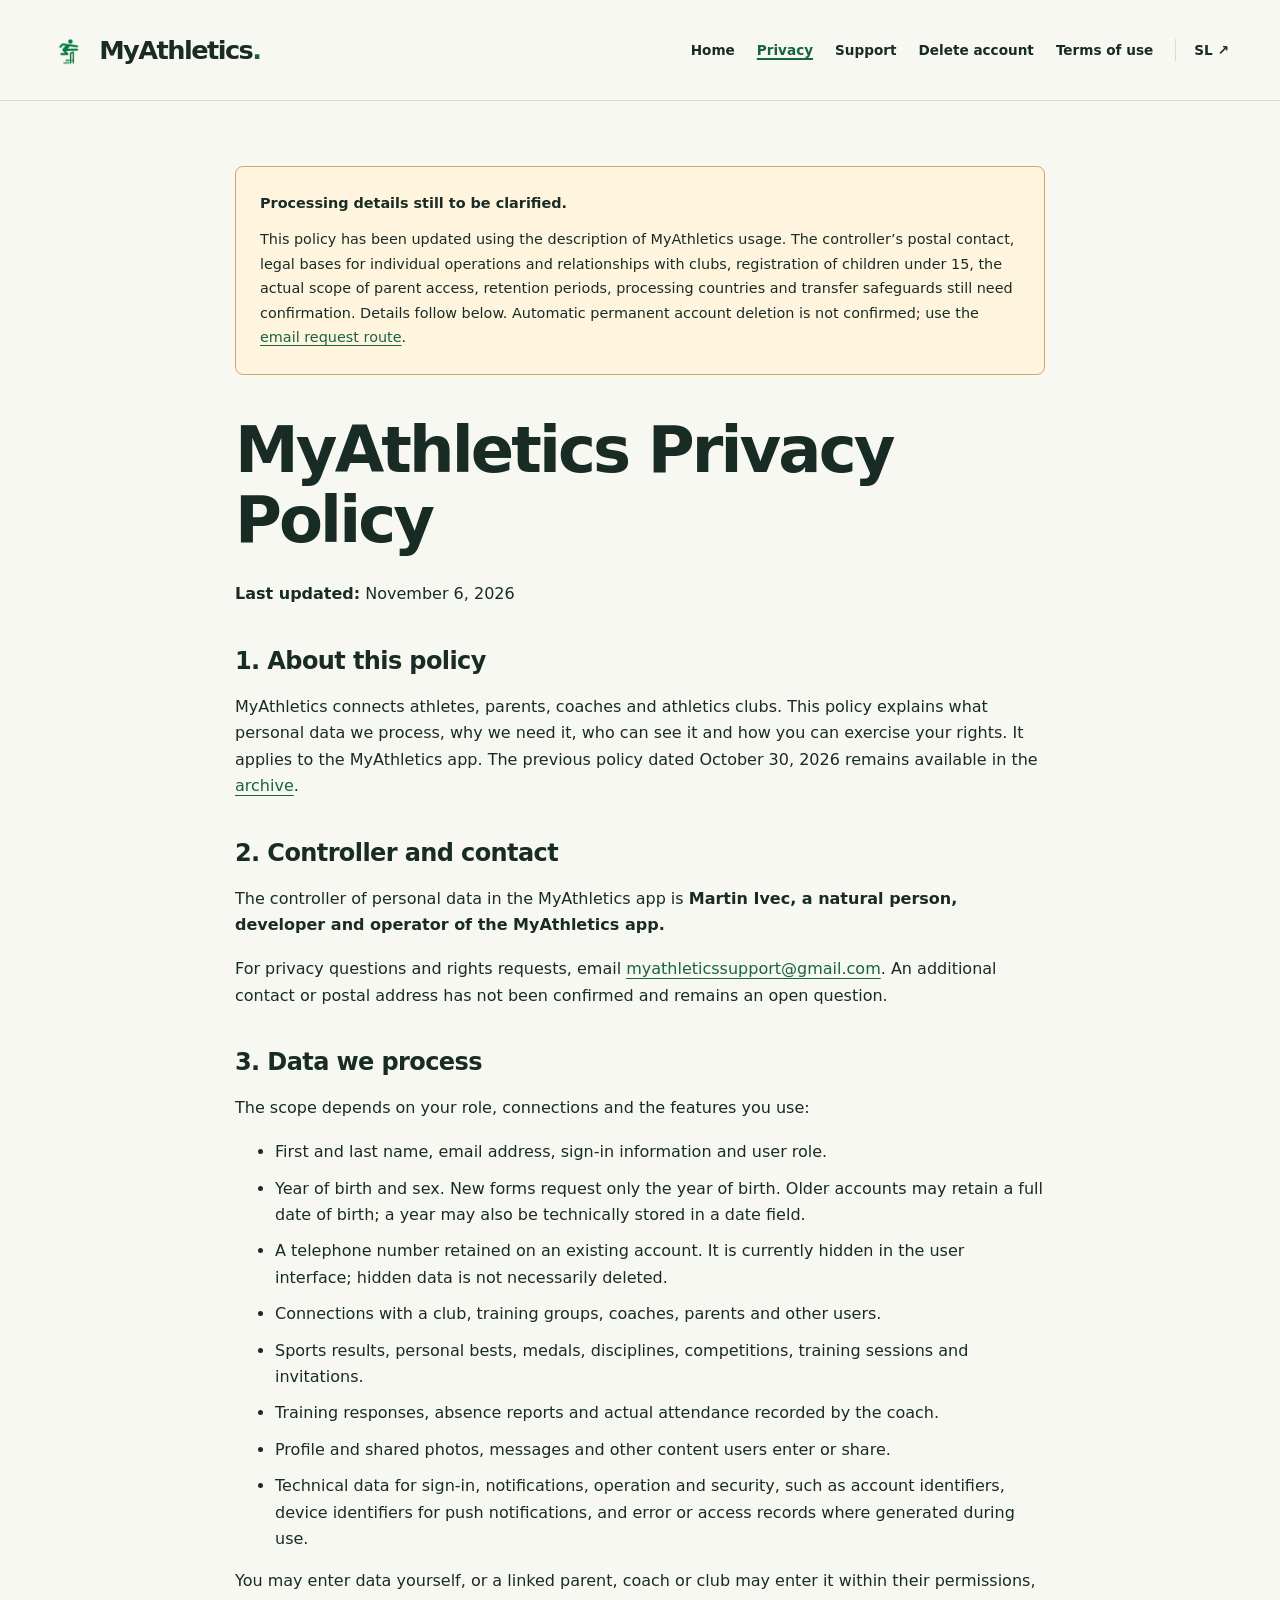
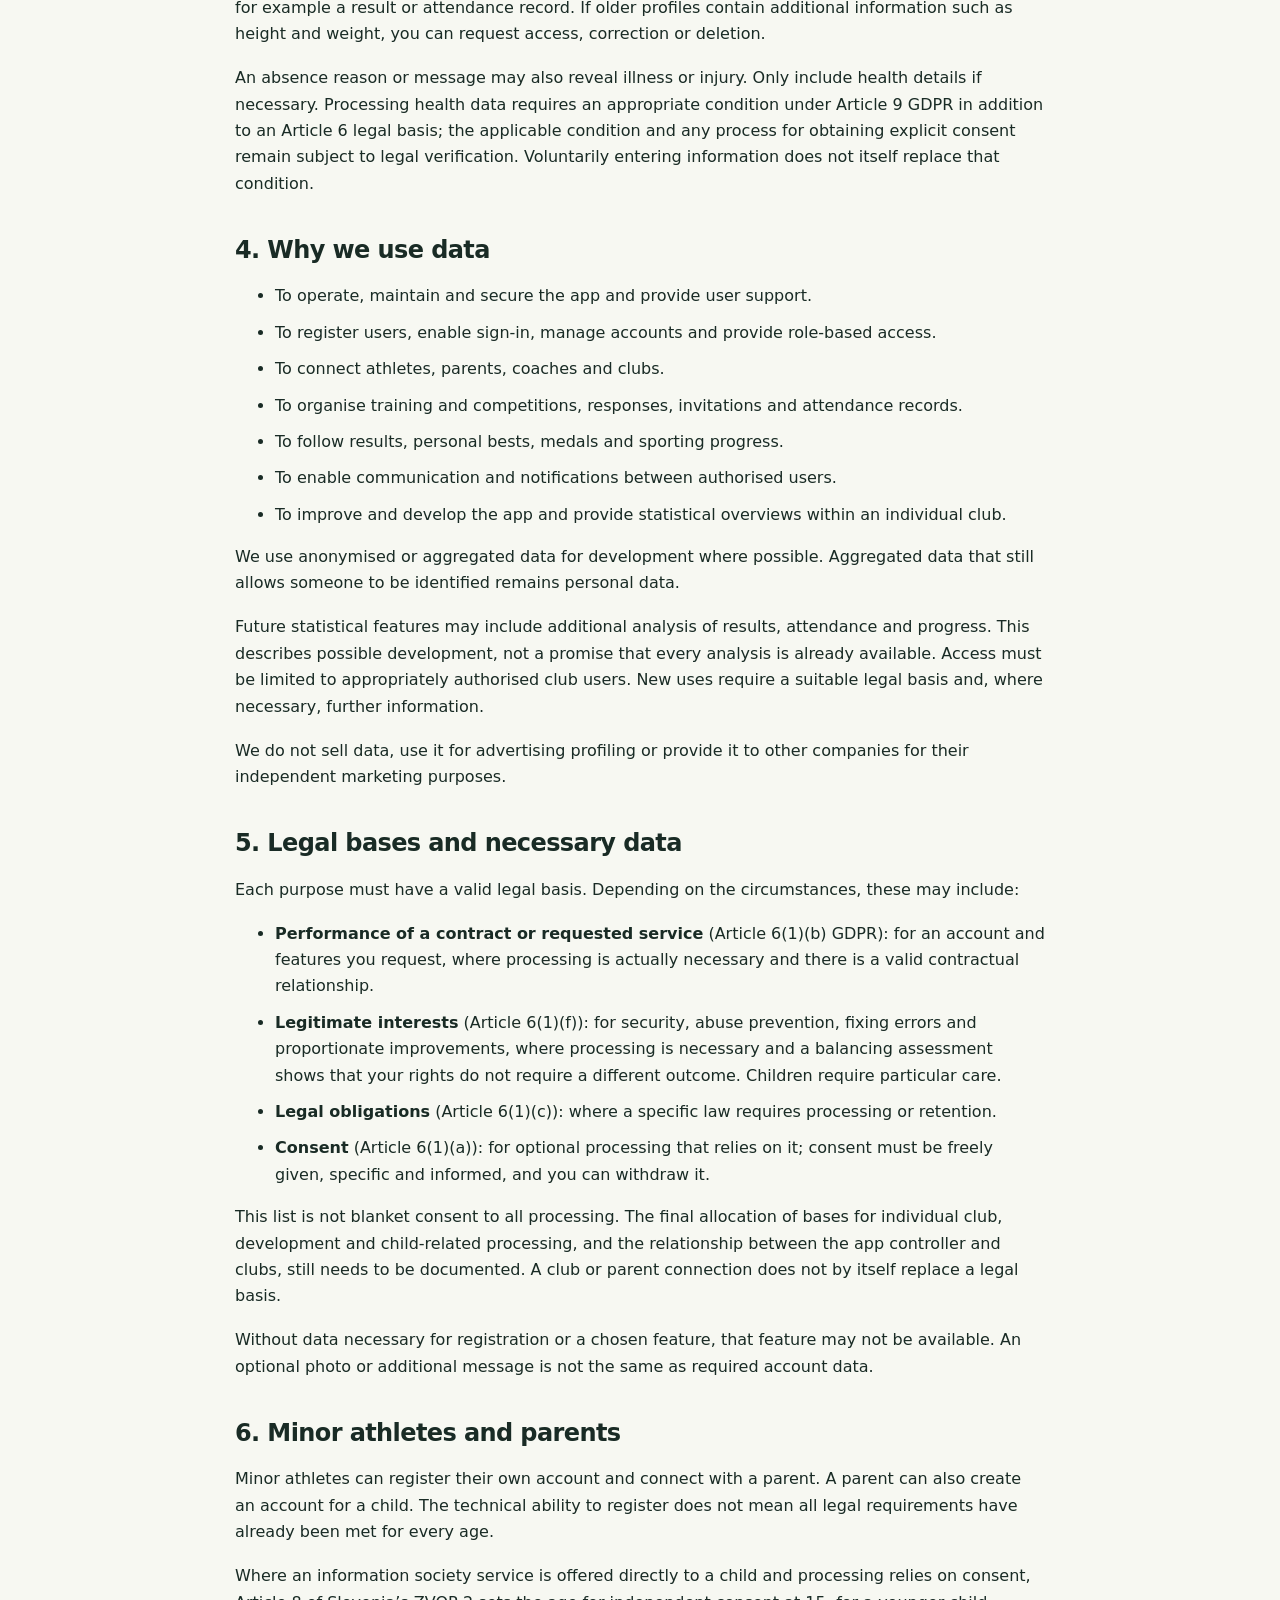
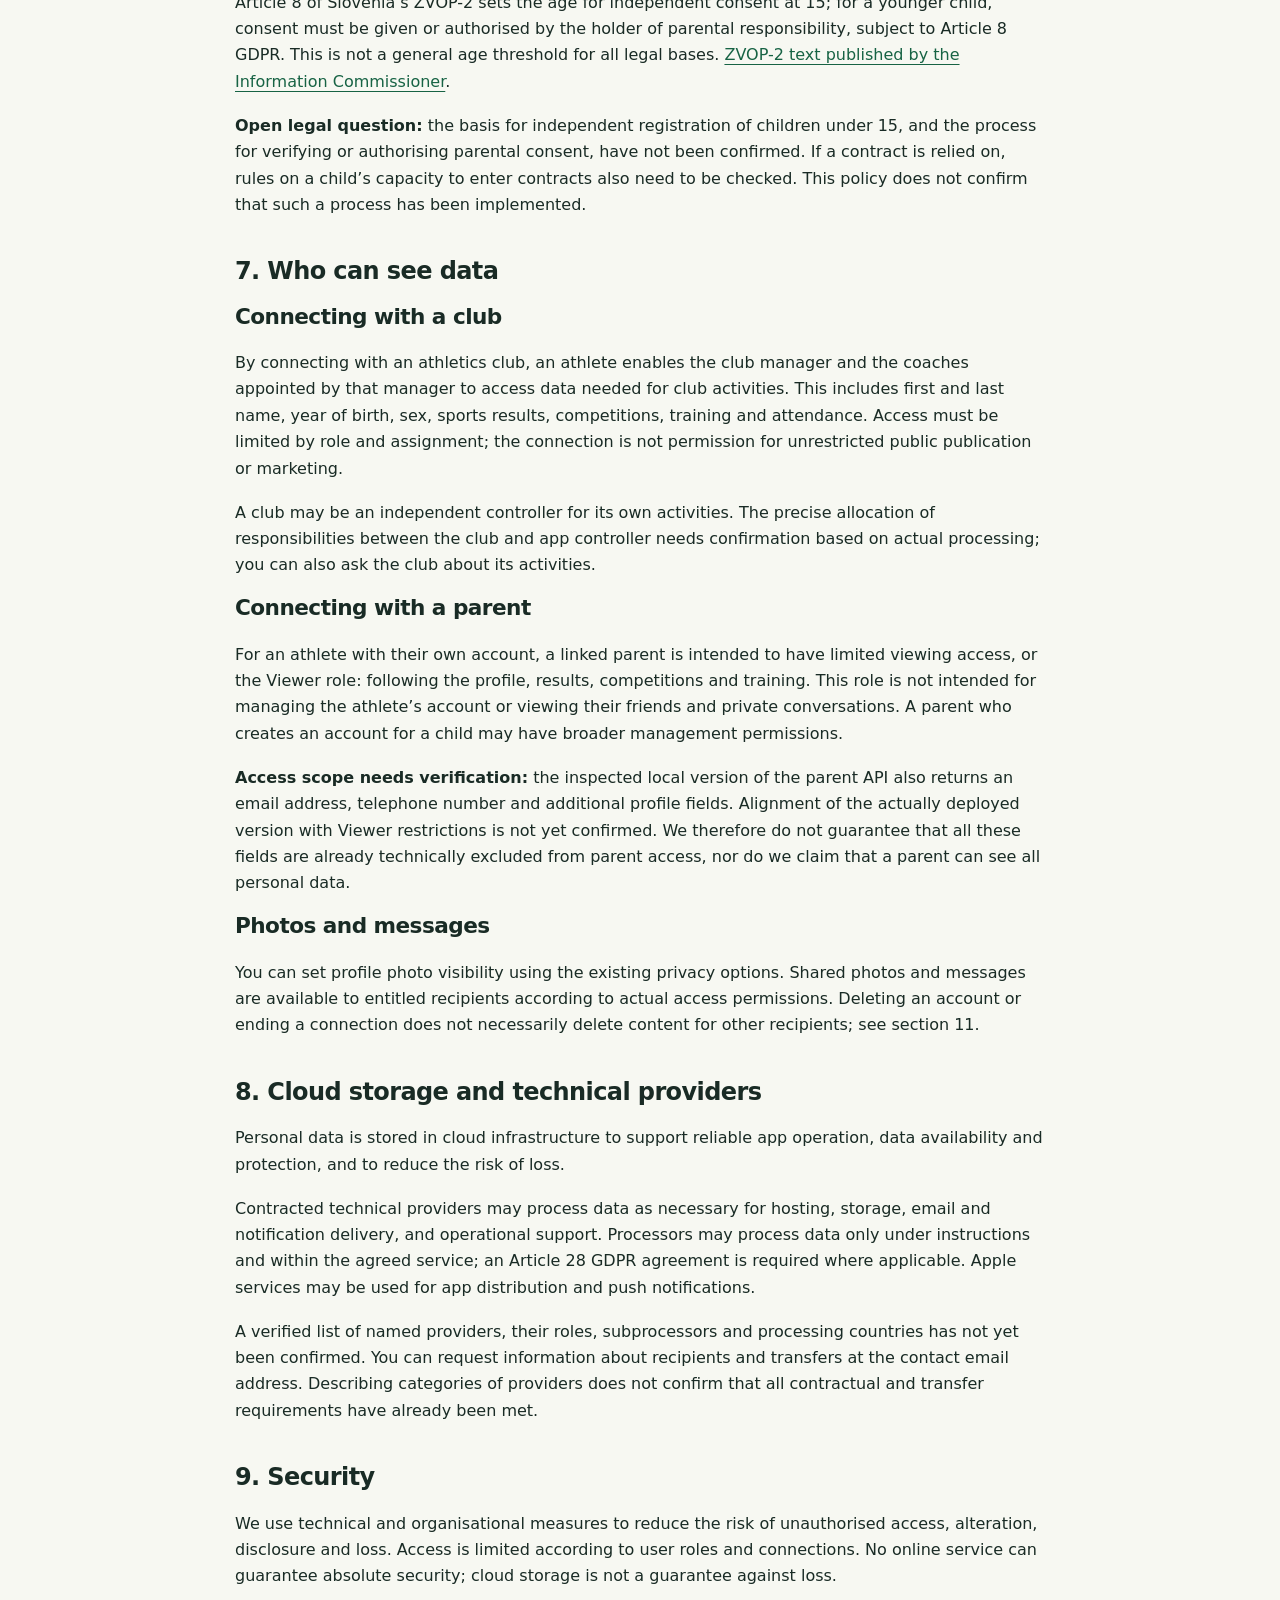
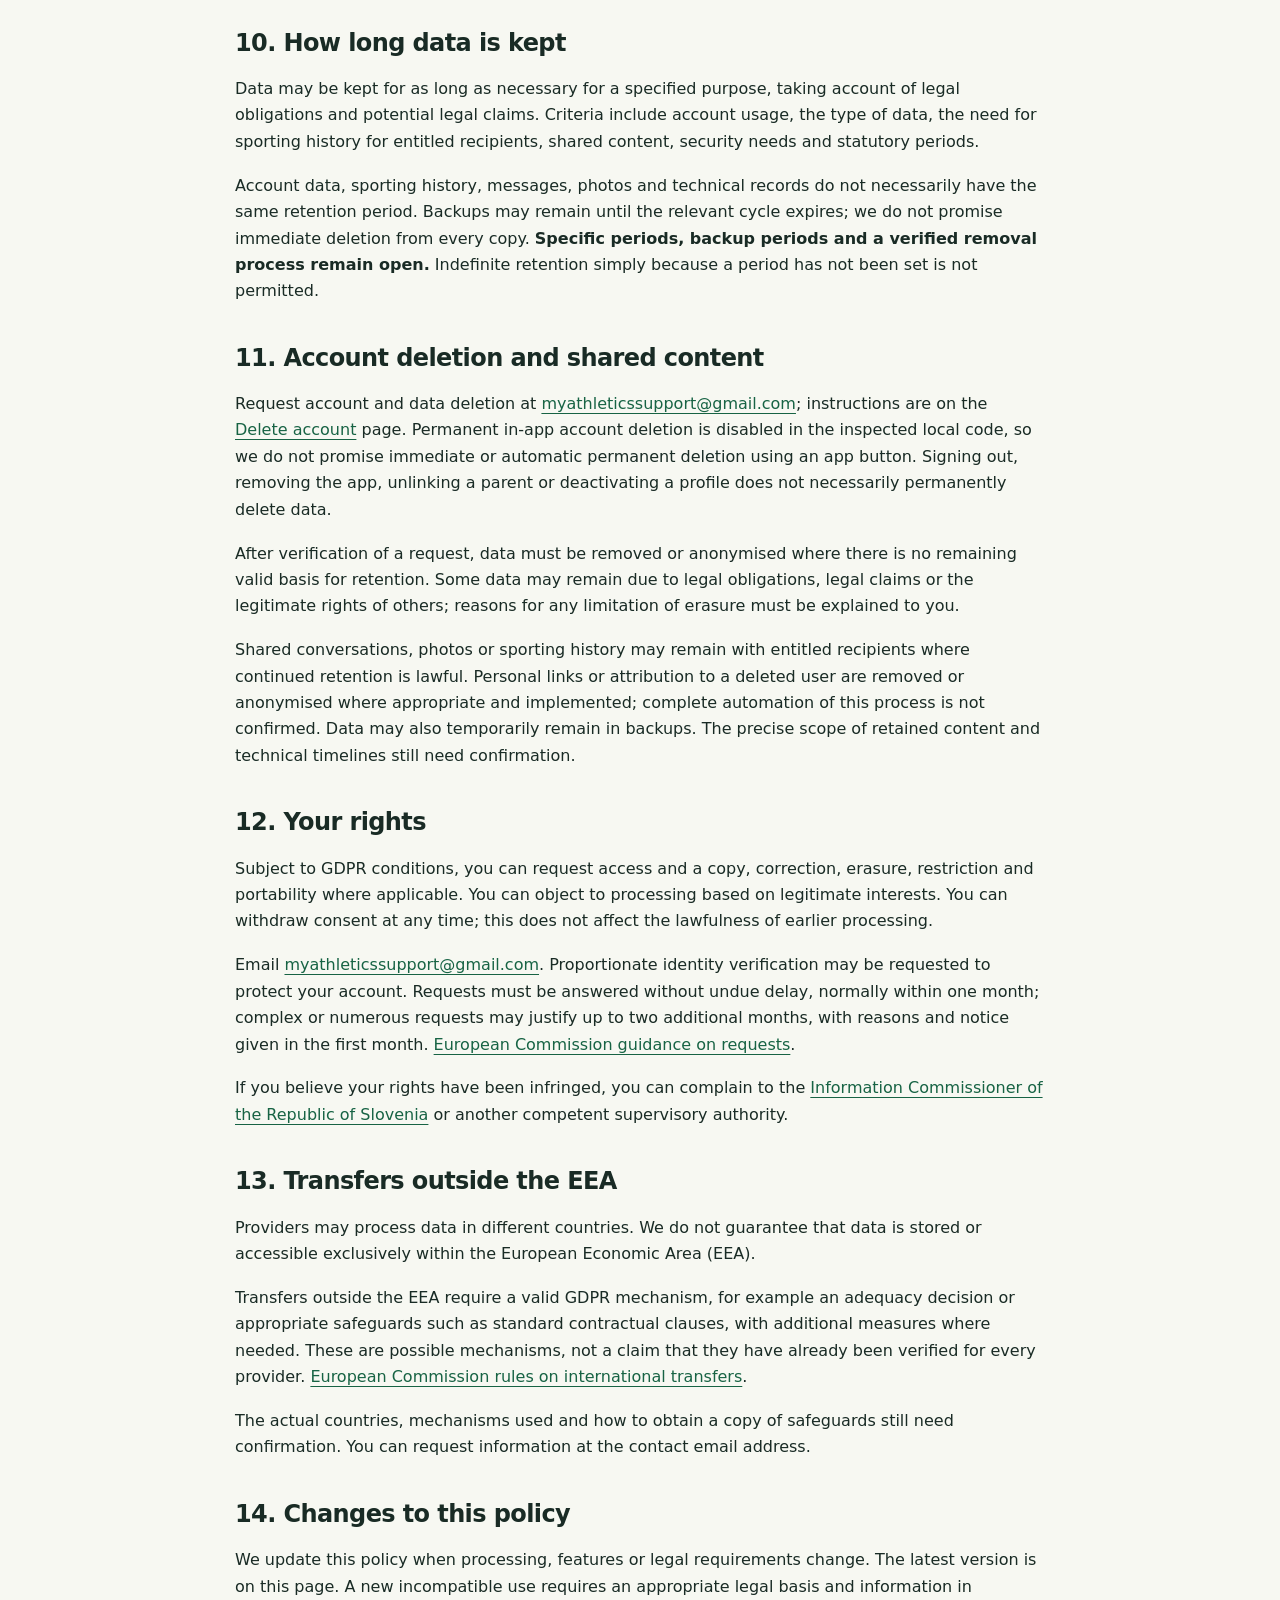
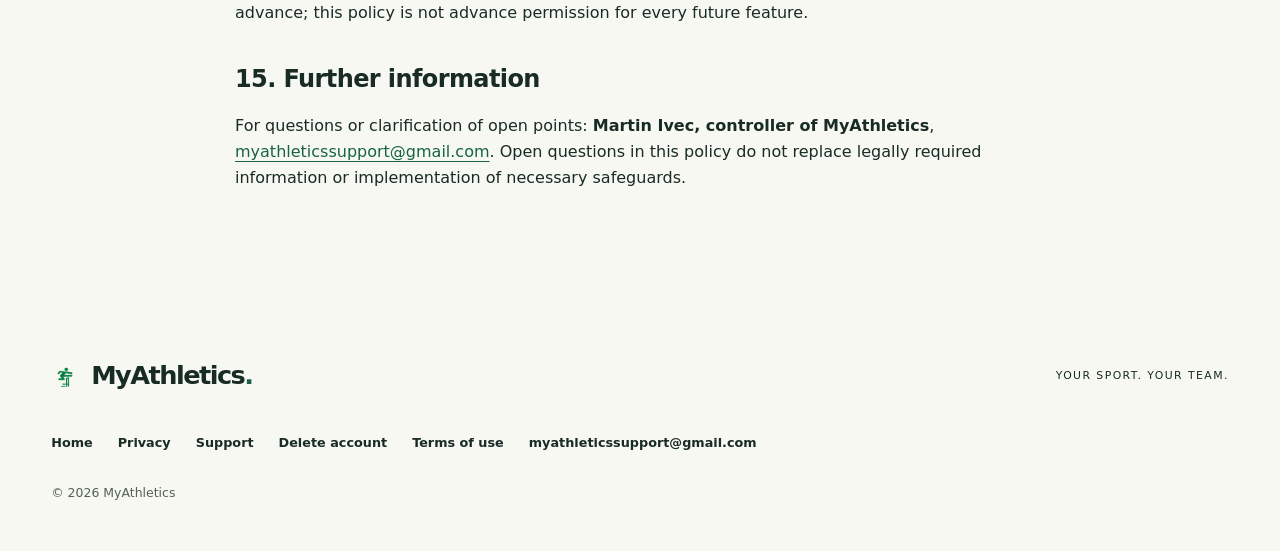
<file: en/privacy.html>
<!doctype html>
<html lang="en"><head><meta charset="utf-8"><meta name="viewport" content="width=device-width, initial-scale=1"><title>Privacy Policy — MyAthletics</title><meta name="description" content="MyAthletics privacy policy: personal data, minors, sharing, rights and deletion requests."><meta name="theme-color" content="#176344"><meta property="og:type" content="website"><meta property="og:site_name" content="MyAthletics"><meta property="og:title" content="Privacy Policy — MyAthletics"><meta property="og:description" content="MyAthletics privacy policy: personal data, minors, sharing, rights and deletion requests."><meta property="og:url" content="https://my-athletics.eu/en/privacy.html"><meta property="og:locale" content="en_GB"><meta property="og:image" content="https://my-athletics.eu/social-card.svg"><meta property="og:image:alt" content="MyAthletics"><link rel="canonical" href="https://my-athletics.eu/en/privacy.html"><link rel="alternate" hreflang="sl" href="https://my-athletics.eu/privacy.html"><link rel="alternate" hreflang="en" href="https://my-athletics.eu/en/privacy.html"><link rel="alternate" hreflang="x-default" href="https://my-athletics.eu/privacy.html"><link rel="icon" href="../assets/myathletics-logo-green.png" type="image/png"><link rel="stylesheet" href="../styles.css"><script src="../site.js" defer></script></head><body><a class="skip" href="#main">Skip to content</a><header><div class="header-inner"><a class="brand" href="index.html" aria-label="MyAthletics — Home"><img src="../assets/myathletics-logo-green.png" alt="" width="38" height="38" style="flex:none;object-fit:contain;margin-right:10px">MyAthletics<span class="brand-dot">.</span></a><button class="menu-toggle" type="button" aria-expanded="false" aria-controls="navigation" hidden>Menu <span aria-hidden="true">☰</span></button><nav id="navigation" aria-label="Main navigation"><a href="index.html">Home</a><a href="privacy.html" aria-current="page">Privacy</a><a href="support.html">Support</a><a href="delete-account.html">Delete account</a><a href="terms.html">Terms of use</a><a class="lang" href="../privacy.html" lang="sl" hreflang="sl" aria-label="Preklopi v slovenščino">SL <span aria-hidden="true">↗</span></a></nav></div></header><main id="main" tabindex="-1" class="document"><aside class="notice"><strong>Processing details still to be clarified.</strong><p>This policy has been updated using the description of MyAthletics usage. The controller’s postal contact, legal bases for individual operations and relationships with clubs, registration of children under 15, the actual scope of parent access, retention periods, processing countries and transfer safeguards still need confirmation. Details follow below. Automatic permanent account deletion is not confirmed; use the <a href="delete-account.html">email request route</a>.</p></aside>
<h1>MyAthletics Privacy Policy</h1><p><strong>Last updated:</strong> November 6, 2026</p>
<h2>1. About this policy</h2><p>MyAthletics connects athletes, parents, coaches and athletics clubs. This policy explains what personal data we process, why we need it, who can see it and how you can exercise your rights. It applies to the MyAthletics app. The previous policy dated October 30, 2026 remains available in the <a href="../archive/privacy-original-2026-10-30.html">archive</a>.</p>
<h2>2. Controller and contact</h2><p>The controller of personal data in the MyAthletics app is <strong>Martin Ivec, a natural person, developer and operator of the MyAthletics app.</strong></p><p>For privacy questions and rights requests, email <a href="mailto:myathleticssupport@gmail.com">myathleticssupport@gmail.com</a>. An additional contact or postal address has not been confirmed and remains an open question.</p>
<h2>3. Data we process</h2><p>The scope depends on your role, connections and the features you use:</p><ul><li>First and last name, email address, sign-in information and user role.</li><li>Year of birth and sex. New forms request only the year of birth. Older accounts may retain a full date of birth; a year may also be technically stored in a date field.</li><li>A telephone number retained on an existing account. It is currently hidden in the user interface; hidden data is not necessarily deleted.</li><li>Connections with a club, training groups, coaches, parents and other users.</li><li>Sports results, personal bests, medals, disciplines, competitions, training sessions and invitations.</li><li>Training responses, absence reports and actual attendance recorded by the coach.</li><li>Profile and shared photos, messages and other content users enter or share.</li><li>Technical data for sign-in, notifications, operation and security, such as account identifiers, device identifiers for push notifications, and error or access records where generated during use.</li></ul><p>You may enter data yourself, or a linked parent, coach or club may enter it within their permissions, for example a result or attendance record. If older profiles contain additional information such as height and weight, you can request access, correction or deletion.</p><p>An absence reason or message may also reveal illness or injury. Only include health details if necessary. Processing health data requires an appropriate condition under Article 9 GDPR in addition to an Article 6 legal basis; the applicable condition and any process for obtaining explicit consent remain subject to legal verification. Voluntarily entering information does not itself replace that condition.</p>
<h2>4. Why we use data</h2><ul><li>To operate, maintain and secure the app and provide user support.</li><li>To register users, enable sign-in, manage accounts and provide role-based access.</li><li>To connect athletes, parents, coaches and clubs.</li><li>To organise training and competitions, responses, invitations and attendance records.</li><li>To follow results, personal bests, medals and sporting progress.</li><li>To enable communication and notifications between authorised users.</li><li>To improve and develop the app and provide statistical overviews within an individual club.</li></ul><p>We use anonymised or aggregated data for development where possible. Aggregated data that still allows someone to be identified remains personal data.</p><p>Future statistical features may include additional analysis of results, attendance and progress. This describes possible development, not a promise that every analysis is already available. Access must be limited to appropriately authorised club users. New uses require a suitable legal basis and, where necessary, further information.</p><p>We do not sell data, use it for advertising profiling or provide it to other companies for their independent marketing purposes.</p>
<h2>5. Legal bases and necessary data</h2><p>Each purpose must have a valid legal basis. Depending on the circumstances, these may include:</p><ul><li><strong>Performance of a contract or requested service</strong> (Article 6(1)(b) GDPR): for an account and features you request, where processing is actually necessary and there is a valid contractual relationship.</li><li><strong>Legitimate interests</strong> (Article 6(1)(f)): for security, abuse prevention, fixing errors and proportionate improvements, where processing is necessary and a balancing assessment shows that your rights do not require a different outcome. Children require particular care.</li><li><strong>Legal obligations</strong> (Article 6(1)(c)): where a specific law requires processing or retention.</li><li><strong>Consent</strong> (Article 6(1)(a)): for optional processing that relies on it; consent must be freely given, specific and informed, and you can withdraw it.</li></ul><p>This list is not blanket consent to all processing. The final allocation of bases for individual club, development and child-related processing, and the relationship between the app controller and clubs, still needs to be documented. A club or parent connection does not by itself replace a legal basis.</p><p>Without data necessary for registration or a chosen feature, that feature may not be available. An optional photo or additional message is not the same as required account data.</p>
<h2>6. Minor athletes and parents</h2><p>Minor athletes can register their own account and connect with a parent. A parent can also create an account for a child. The technical ability to register does not mean all legal requirements have already been met for every age.</p><p>Where an information society service is offered directly to a child and processing relies on consent, Article 8 of Slovenia’s ZVOP-2 sets the age for independent consent at 15; for a younger child, consent must be given or authorised by the holder of parental responsibility, subject to Article 8 GDPR. This is not a general age threshold for all legal bases. <a href="https://www.ip-rs.si/zakonodaja/zakon-o-varstvu-osebnih-podatkov/">ZVOP-2 text published by the Information Commissioner</a>.</p><p><strong>Open legal question:</strong> the basis for independent registration of children under 15, and the process for verifying or authorising parental consent, have not been confirmed. If a contract is relied on, rules on a child’s capacity to enter contracts also need to be checked. This policy does not confirm that such a process has been implemented.</p>
<h2>7. Who can see data</h2><h3>Connecting with a club</h3><p>By connecting with an athletics club, an athlete enables the club manager and the coaches appointed by that manager to access data needed for club activities. This includes first and last name, year of birth, sex, sports results, competitions, training and attendance. Access must be limited by role and assignment; the connection is not permission for unrestricted public publication or marketing.</p><p>A club may be an independent controller for its own activities. The precise allocation of responsibilities between the club and app controller needs confirmation based on actual processing; you can also ask the club about its activities.</p><h3>Connecting with a parent</h3><p>For an athlete with their own account, a linked parent is intended to have limited viewing access, or the Viewer role: following the profile, results, competitions and training. This role is not intended for managing the athlete’s account or viewing their friends and private conversations. A parent who creates an account for a child may have broader management permissions.</p><p><strong>Access scope needs verification:</strong> the inspected local version of the parent API also returns an email address, telephone number and additional profile fields. Alignment of the actually deployed version with Viewer restrictions is not yet confirmed. We therefore do not guarantee that all these fields are already technically excluded from parent access, nor do we claim that a parent can see all personal data.</p><h3>Photos and messages</h3><p>You can set profile photo visibility using the existing privacy options. Shared photos and messages are available to entitled recipients according to actual access permissions. Deleting an account or ending a connection does not necessarily delete content for other recipients; see section 11.</p>
<h2>8. Cloud storage and technical providers</h2><p>Personal data is stored in cloud infrastructure to support reliable app operation, data availability and protection, and to reduce the risk of loss.</p><p>Contracted technical providers may process data as necessary for hosting, storage, email and notification delivery, and operational support. Processors may process data only under instructions and within the agreed service; an Article 28 GDPR agreement is required where applicable. Apple services may be used for app distribution and push notifications.</p><p>A verified list of named providers, their roles, subprocessors and processing countries has not yet been confirmed. You can request information about recipients and transfers at the contact email address. Describing categories of providers does not confirm that all contractual and transfer requirements have already been met.</p>
<h2>9. Security</h2><p>We use technical and organisational measures to reduce the risk of unauthorised access, alteration, disclosure and loss. Access is limited according to user roles and connections. No online service can guarantee absolute security; cloud storage is not a guarantee against loss.</p>
<h2>10. How long data is kept</h2><p>Data may be kept for as long as necessary for a specified purpose, taking account of legal obligations and potential legal claims. Criteria include account usage, the type of data, the need for sporting history for entitled recipients, shared content, security needs and statutory periods.</p><p>Account data, sporting history, messages, photos and technical records do not necessarily have the same retention period. Backups may remain until the relevant cycle expires; we do not promise immediate deletion from every copy. <strong>Specific periods, backup periods and a verified removal process remain open.</strong> Indefinite retention simply because a period has not been set is not permitted.</p>
<h2>11. Account deletion and shared content</h2><p>Request account and data deletion at <a href="mailto:myathleticssupport@gmail.com">myathleticssupport@gmail.com</a>; instructions are on the <a href="delete-account.html">Delete account</a> page. Permanent in-app account deletion is disabled in the inspected local code, so we do not promise immediate or automatic permanent deletion using an app button. Signing out, removing the app, unlinking a parent or deactivating a profile does not necessarily permanently delete data.</p><p>After verification of a request, data must be removed or anonymised where there is no remaining valid basis for retention. Some data may remain due to legal obligations, legal claims or the legitimate rights of others; reasons for any limitation of erasure must be explained to you.</p><p>Shared conversations, photos or sporting history may remain with entitled recipients where continued retention is lawful. Personal links or attribution to a deleted user are removed or anonymised where appropriate and implemented; complete automation of this process is not confirmed. Data may also temporarily remain in backups. The precise scope of retained content and technical timelines still need confirmation.</p>
<h2>12. Your rights</h2><p>Subject to GDPR conditions, you can request access and a copy, correction, erasure, restriction and portability where applicable. You can object to processing based on legitimate interests. You can withdraw consent at any time; this does not affect the lawfulness of earlier processing.</p><p>Email <a href="mailto:myathleticssupport@gmail.com">myathleticssupport@gmail.com</a>. Proportionate identity verification may be requested to protect your account. Requests must be answered without undue delay, normally within one month; complex or numerous requests may justify up to two additional months, with reasons and notice given in the first month. <a href="https://commission.europa.eu/law/law-topic/data-protection/information-business-and-organisations/dealing-requests-individuals_en">European Commission guidance on requests</a>.</p><p>If you believe your rights have been infringed, you can complain to the <a href="https://www.ip-rs.si/varstvo-osebnih-podatkov/pravice-posameznika/vlo%C5%BEitev-prijave">Information Commissioner of the Republic of Slovenia</a> or another competent supervisory authority.</p>
<h2>13. Transfers outside the EEA</h2><p>Providers may process data in different countries. We do not guarantee that data is stored or accessible exclusively within the European Economic Area (EEA).</p><p>Transfers outside the EEA require a valid GDPR mechanism, for example an adequacy decision or appropriate safeguards such as standard contractual clauses, with additional measures where needed. These are possible mechanisms, not a claim that they have already been verified for every provider. <a href="https://commission.europa.eu/law/law-topic/data-protection/international-dimension-data-protection/rules-international-data-transfers_en">European Commission rules on international transfers</a>.</p><p>The actual countries, mechanisms used and how to obtain a copy of safeguards still need confirmation. You can request information at the contact email address.</p>
<h2>14. Changes to this policy</h2><p>We update this policy when processing, features or legal requirements change. The latest version is on this page. A new incompatible use requires an appropriate legal basis and information in advance; this policy is not advance permission for every future feature.</p>
<h2>15. Further information</h2><p>For questions or clarification of open points: <strong>Martin Ivec, controller of MyAthletics</strong>, <a href="mailto:myathleticssupport@gmail.com">myathleticssupport@gmail.com</a>. Open questions in this policy do not replace legally required information or implementation of necessary safeguards.</p></main><footer><div class="footer-top"><a class="brand" href="index.html"><img src="../assets/myathletics-logo-green.png" alt="" width="30" height="30" style="flex:none;object-fit:contain;margin-right:10px">MyAthletics<span class="brand-dot">.</span></a><p>YOUR SPORT. YOUR TEAM.</p></div><nav aria-label="Footer links"><a href="index.html">Home</a><a href="privacy.html">Privacy</a><a href="support.html">Support</a><a href="delete-account.html">Delete account</a><a href="terms.html">Terms of use</a><a href="mailto:myathleticssupport@gmail.com">myathleticssupport@gmail.com</a></nav><p class="fine">© 2026 MyAthletics</p></footer></body></html>
</file>
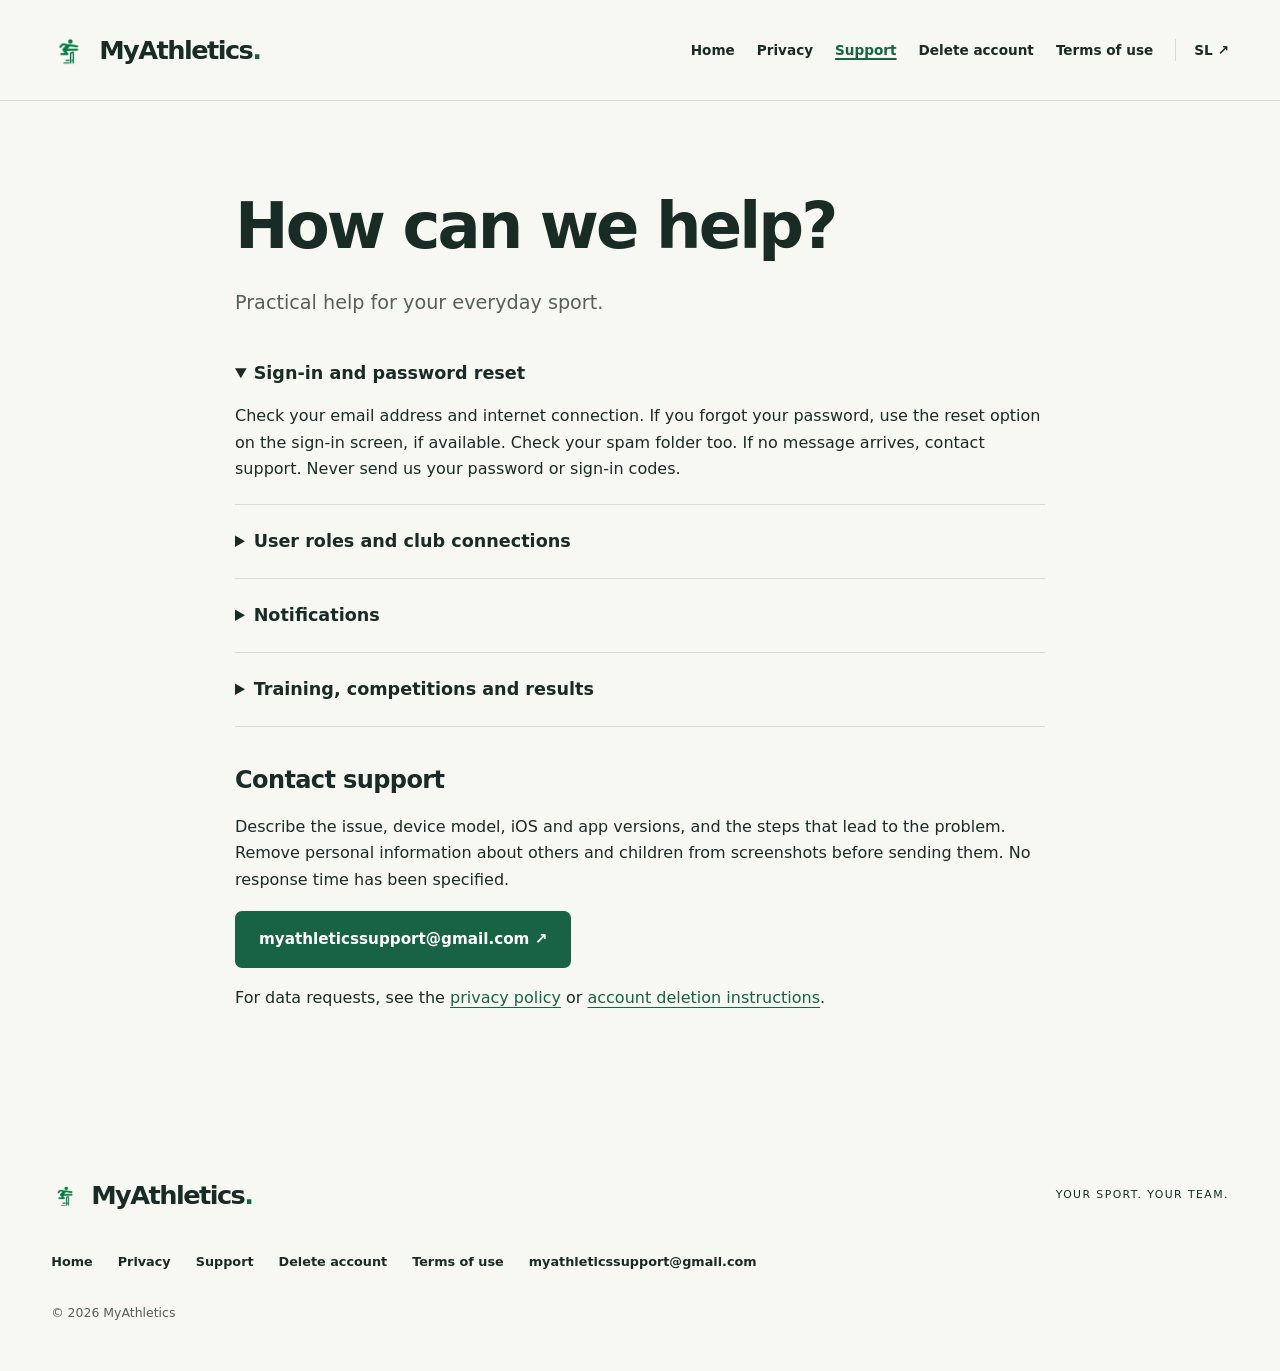
<file: en/support.html>
<!doctype html>
<html lang="en"><head><meta charset="utf-8"><meta name="viewport" content="width=device-width, initial-scale=1"><title>Support — MyAthletics</title><meta name="description" content="Help with sign-in, passwords, roles, notifications and competitions, and MyAthletics support contact."><meta name="theme-color" content="#176344"><meta property="og:type" content="website"><meta property="og:site_name" content="MyAthletics"><meta property="og:title" content="Support — MyAthletics"><meta property="og:description" content="Help with sign-in, passwords, roles, notifications and competitions, and MyAthletics support contact."><meta property="og:url" content="https://my-athletics.eu/en/support.html"><meta property="og:locale" content="en_GB"><meta property="og:image" content="https://my-athletics.eu/social-card.svg"><meta property="og:image:alt" content="MyAthletics"><link rel="canonical" href="https://my-athletics.eu/en/support.html"><link rel="alternate" hreflang="sl" href="https://my-athletics.eu/support.html"><link rel="alternate" hreflang="en" href="https://my-athletics.eu/en/support.html"><link rel="alternate" hreflang="x-default" href="https://my-athletics.eu/support.html"><link rel="icon" href="../assets/myathletics-logo-green.png" type="image/png"><link rel="stylesheet" href="../styles.css"><script src="../site.js" defer></script></head><body><a class="skip" href="#main">Skip to content</a><header><div class="header-inner"><a class="brand" href="index.html" aria-label="MyAthletics — Home"><img src="../assets/myathletics-logo-green.png" alt="" width="38" height="38" style="flex:none;object-fit:contain;margin-right:10px">MyAthletics<span class="brand-dot">.</span></a><button class="menu-toggle" type="button" aria-expanded="false" aria-controls="navigation" hidden>Menu <span aria-hidden="true">☰</span></button><nav id="navigation" aria-label="Main navigation"><a href="index.html">Home</a><a href="privacy.html">Privacy</a><a href="support.html" aria-current="page">Support</a><a href="delete-account.html">Delete account</a><a href="terms.html">Terms of use</a><a class="lang" href="../support.html" lang="sl" hreflang="sl" aria-label="Preklopi v slovenščino">SL <span aria-hidden="true">↗</span></a></nav></div></header><main id="main" tabindex="-1" class="document"><h1>How can we help?</h1><p class="lede">Practical help for your everyday sport.</p><details open><summary>Sign-in and password reset</summary><p>Check your email address and internet connection. If you forgot your password, use the reset option on the sign-in screen, if available. Check your spam folder too. If no message arrives, contact support. Never send us your password or sign-in codes.</p></details><details><summary>User roles and club connections</summary><p>Athlete, Coach, Parent and Club Manager roles determine access. If expected content or a child connection is missing, first check your club connection with your coach or club manager. Contact support for technical issues.</p></details><details><summary>Notifications</summary><p>Check the device notification permission for MyAthletics, Focus settings and internet connection. Also check in-app notification settings, if available.</p></details><details><summary>Training, competitions and results</summary><p>Check the selected date, club and role. Ask the responsible coach or club manager about schedules, invitations, attendance or result corrections. Report technical errors to support.</p></details><h2>Contact support</h2><p>Describe the issue, device model, iOS and app versions, and the steps that lead to the problem. Remove personal information about others and children from screenshots before sending them. No response time has been specified.</p><p><a class="button" href="mailto:myathleticssupport@gmail.com?subject=MyAthletics%20-%20support">myathleticssupport@gmail.com ↗</a></p><p>For data requests, see the <a href="privacy.html">privacy policy</a> or <a href="delete-account.html">account deletion instructions</a>.</p></main><footer><div class="footer-top"><a class="brand" href="index.html"><img src="../assets/myathletics-logo-green.png" alt="" width="30" height="30" style="flex:none;object-fit:contain;margin-right:10px">MyAthletics<span class="brand-dot">.</span></a><p>YOUR SPORT. YOUR TEAM.</p></div><nav aria-label="Footer links"><a href="index.html">Home</a><a href="privacy.html">Privacy</a><a href="support.html">Support</a><a href="delete-account.html">Delete account</a><a href="terms.html">Terms of use</a><a href="mailto:myathleticssupport@gmail.com">myathleticssupport@gmail.com</a></nav><p class="fine">© 2026 MyAthletics</p></footer></body></html>
</file>
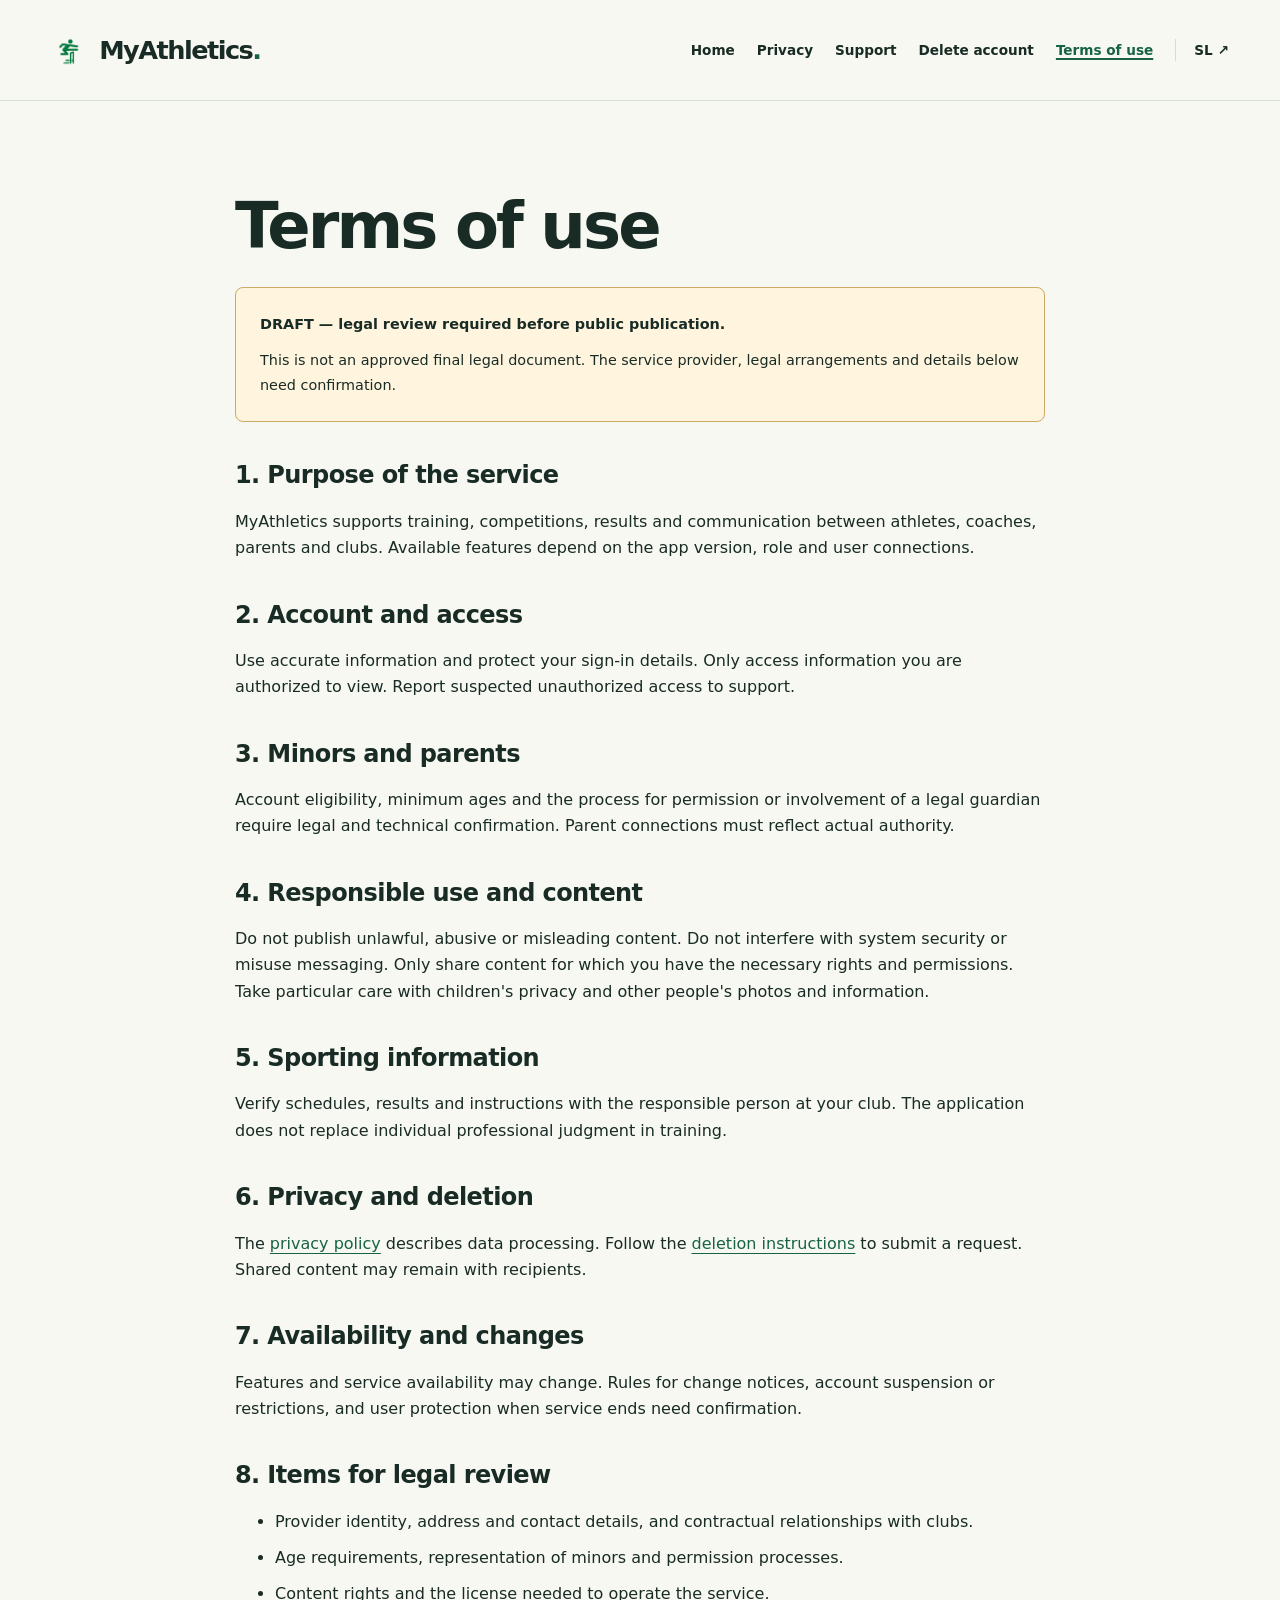
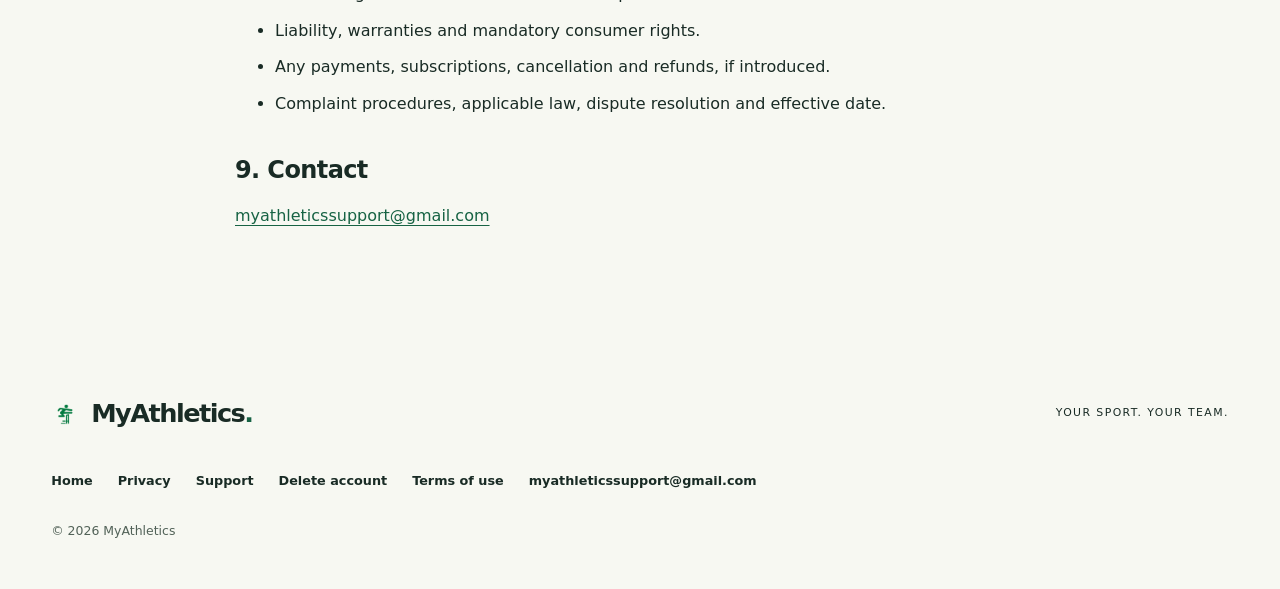
<file: en/terms.html>
<!doctype html>
<html lang="en"><head><meta charset="utf-8"><meta name="viewport" content="width=device-width, initial-scale=1"><title>Terms of Use — MyAthletics</title><meta name="description" content="Draft MyAthletics terms of use requiring legal review before public publication."><meta name="theme-color" content="#176344"><meta property="og:type" content="website"><meta property="og:site_name" content="MyAthletics"><meta property="og:title" content="Terms of Use — MyAthletics"><meta property="og:description" content="Draft MyAthletics terms of use requiring legal review before public publication."><meta property="og:url" content="https://my-athletics.eu/en/terms.html"><meta property="og:locale" content="en_GB"><meta property="og:image" content="https://my-athletics.eu/social-card.svg"><meta property="og:image:alt" content="MyAthletics"><link rel="canonical" href="https://my-athletics.eu/en/terms.html"><link rel="alternate" hreflang="sl" href="https://my-athletics.eu/terms.html"><link rel="alternate" hreflang="en" href="https://my-athletics.eu/en/terms.html"><link rel="alternate" hreflang="x-default" href="https://my-athletics.eu/terms.html"><link rel="icon" href="../assets/myathletics-logo-green.png" type="image/png"><link rel="stylesheet" href="../styles.css"><script src="../site.js" defer></script><meta name="robots" content="noindex, nofollow"></head><body><a class="skip" href="#main">Skip to content</a><header><div class="header-inner"><a class="brand" href="index.html" aria-label="MyAthletics — Home"><img src="../assets/myathletics-logo-green.png" alt="" width="38" height="38" style="flex:none;object-fit:contain;margin-right:10px">MyAthletics<span class="brand-dot">.</span></a><button class="menu-toggle" type="button" aria-expanded="false" aria-controls="navigation" hidden>Menu <span aria-hidden="true">☰</span></button><nav id="navigation" aria-label="Main navigation"><a href="index.html">Home</a><a href="privacy.html">Privacy</a><a href="support.html">Support</a><a href="delete-account.html">Delete account</a><a href="terms.html" aria-current="page">Terms of use</a><a class="lang" href="../terms.html" lang="sl" hreflang="sl" aria-label="Preklopi v slovenščino">SL <span aria-hidden="true">↗</span></a></nav></div></header><main id="main" tabindex="-1" class="document"><h1>Terms of use</h1><aside class="notice"><strong>DRAFT — legal review required before public publication.</strong><p>This is not an approved final legal document. The service provider, legal arrangements and details below need confirmation.</p></aside><h2>1. Purpose of the service</h2><p>MyAthletics supports training, competitions, results and communication between athletes, coaches, parents and clubs. Available features depend on the app version, role and user connections.</p><h2>2. Account and access</h2><p>Use accurate information and protect your sign-in details. Only access information you are authorized to view. Report suspected unauthorized access to support.</p><h2>3. Minors and parents</h2><p>Account eligibility, minimum ages and the process for permission or involvement of a legal guardian require legal and technical confirmation. Parent connections must reflect actual authority.</p><h2>4. Responsible use and content</h2><p>Do not publish unlawful, abusive or misleading content. Do not interfere with system security or misuse messaging. Only share content for which you have the necessary rights and permissions. Take particular care with children's privacy and other people's photos and information.</p><h2>5. Sporting information</h2><p>Verify schedules, results and instructions with the responsible person at your club. The application does not replace individual professional judgment in training.</p><h2>6. Privacy and deletion</h2><p>The <a href="privacy.html">privacy policy</a> describes data processing. Follow the <a href="delete-account.html">deletion instructions</a> to submit a request. Shared content may remain with recipients.</p><h2>7. Availability and changes</h2><p>Features and service availability may change. Rules for change notices, account suspension or restrictions, and user protection when service ends need confirmation.</p><h2>8. Items for legal review</h2><ul><li>Provider identity, address and contact details, and contractual relationships with clubs.</li><li>Age requirements, representation of minors and permission processes.</li><li>Content rights and the license needed to operate the service.</li><li>Liability, warranties and mandatory consumer rights.</li><li>Any payments, subscriptions, cancellation and refunds, if introduced.</li><li>Complaint procedures, applicable law, dispute resolution and effective date.</li></ul><h2>9. Contact</h2><p><a href="mailto:myathleticssupport@gmail.com">myathleticssupport@gmail.com</a></p></main><footer><div class="footer-top"><a class="brand" href="index.html"><img src="../assets/myathletics-logo-green.png" alt="" width="30" height="30" style="flex:none;object-fit:contain;margin-right:10px">MyAthletics<span class="brand-dot">.</span></a><p>YOUR SPORT. YOUR TEAM.</p></div><nav aria-label="Footer links"><a href="index.html">Home</a><a href="privacy.html">Privacy</a><a href="support.html">Support</a><a href="delete-account.html">Delete account</a><a href="terms.html">Terms of use</a><a href="mailto:myathleticssupport@gmail.com">myathleticssupport@gmail.com</a></nav><p class="fine">© 2026 MyAthletics</p></footer></body></html>
</file>
<file: styles.css>
@charset "UTF-8";
:root{--ink:#192b25;--green:#176344;--mint:#dcebc9;--paper:#f7f8f2;--muted:#526258;--line:#d5ded3;--white:#fff}*{box-sizing:border-box}html{scroll-behavior:smooth;scroll-padding-top:7rem}body{margin:0;background:var(--paper);color:var(--ink);font-family:Inter,ui-sans-serif,system-ui,-apple-system,BlinkMacSystemFont,"Segoe UI",sans-serif;line-height:1.65}a{color:var(--green);text-underline-offset:.22em}a:hover{text-decoration-thickness:2px}button,a{-webkit-tap-highlight-color:transparent}a:focus-visible,button:focus-visible,summary:focus-visible{outline:3px solid #ad580c;outline-offset:5px}button{font:inherit}h1,h2,h3,p,figure{margin-top:0}h1,h2,h3{line-height:1.1;letter-spacing:-.045em}h1{font-size:clamp(3.3rem,7vw,6.6rem);font-weight:650;margin-bottom:1.6rem}h2{font-size:clamp(2rem,4vw,3.5rem);font-weight:620;max-width:850px}h3{font-size:1.35rem;letter-spacing:-.025em}p{margin-bottom:1.1rem}header{border-bottom:1px solid var(--line);background:var(--paper);position:relative;z-index:5}.header-inner,main.home,footer{max-width:1320px;margin:auto;padding-inline:clamp(20px,4vw,64px)}.header-inner{min-height:100px;display:flex;align-items:center;justify-content:space-between;gap:30px}.brand{display:inline-flex;align-items:center;color:var(--ink);font-size:1.6rem;letter-spacing:-.06em;font-weight:750;text-decoration:none;white-space:nowrap}.brand-dot{color:var(--green)}.brand-mark{background:var(--green);color:white;width:38px;height:38px;display:inline-flex;align-items:center;justify-content:center;margin-right:10px;border-radius:10px;font-size:1.4rem}.brand-mark span{font-size:1rem;margin-left:-3px}nav{display:flex;gap:22px;align-items:center;flex-wrap:wrap}nav a{font-size:.85rem;text-decoration:none;color:var(--ink);font-weight:550}nav a[aria-current]{color:var(--green);text-decoration:underline;text-decoration-thickness:2px}.lang{border-left:1px solid var(--line);padding-left:18px}.skip{position:fixed;left:1rem;top:-100px;padding:12px;background:white;z-index:20}.skip:focus{top:1rem}.hero{display:grid;grid-template-columns:1.1fr 1fr;align-items:center;gap:70px;padding-block:90px 100px}.eyebrow{font-size:.72rem;font-weight:750;letter-spacing:.15em;color:var(--green);margin-bottom:25px}.lede{font-size:1.2rem;line-height:1.7;color:var(--muted);max-width:580px}.button{display:inline-flex;justify-content:space-between;gap:40px;align-items:center;background:var(--green);color:white;text-decoration:none;padding:16px 24px;border-radius:7px;font-size:.95rem;font-weight:650;transition:transform .2s,background .2s}.button:hover{transform:translateY(-2px);background:#104b33}.store{font-size:.78rem;color:var(--muted);margin-top:18px}.sport-visual{position:relative;margin:0;min-height:500px;background:var(--mint);border-radius:120px 15px 15px 15px;overflow:hidden;padding:215px 25px 20px}.track{position:absolute;width:430px;height:650px;transform:rotate(35deg);top:-260px;left:75px;border:2px solid #90ae74;border-radius:220px}.track i{position:absolute;border:2px solid #90ae74;border-radius:220px;inset:22px}.track i:nth-child(2){inset:45px}.track i:nth-child(3){inset:68px}.track i:nth-child(4){inset:91px}.schedule{position:relative;background:#fffdf8;padding:25px;border:1px solid #d6dfcf;border-radius:12px;box-shadow:0 15px 40px #193b2420;transform:rotate(-3deg);margin:0 10px 20px}.schedule .eyebrow{font-size:.6rem}.schedule>div{display:flex;gap:15px;align-items:center;border-top:1px solid var(--line);padding:16px 0}.schedule>div>span:last-child{margin-left:auto;color:var(--green)}.day{font-size:.75rem;border:1px solid var(--line);border-radius:8px;padding:8px}.next{background:var(--mint);font-size:.8rem;padding:12px;margin:5px 0 0;border-radius:5px;display:flex;justify-content:space-between}figcaption{position:relative;font-size:.67rem;color:#3d593b;text-align:center;margin-top:30px}section{padding-block:85px;border-bottom:1px solid var(--line)}.section-lead{color:var(--muted);font-size:1.1rem}.features{display:grid;grid-template-columns:repeat(3,1fr);gap:0 40px;margin-top:45px}.features article{padding:30px 0;border-top:1px solid var(--line)}.number{font-size:.75rem;color:var(--green);display:block;margin-bottom:30px}.features p,.role-grid p,.steps p{font-size:.95rem;color:var(--muted)}.roles{background:#eaf0e2;margin-inline:calc(-1 * clamp(20px,4vw,64px));padding-inline:clamp(20px,4vw,64px)}.role-grid{display:grid;grid-template-columns:repeat(4,1fr);gap:30px;margin-top:45px}.role-symbol{font-size:2.5rem;color:var(--green);display:block;margin-bottom:30px}.fine{font-size:.78rem;color:var(--muted);margin-top:30px}.steps{list-style:none;padding:0;display:grid;grid-template-columns:repeat(3,1fr);gap:45px;margin-top:50px}.steps span{display:block;font-size:2rem;color:var(--green);margin-bottom:20px}.closing{margin-block:65px;padding:60px;border:0;border-radius:12px;background:var(--green);color:white}.closing h2{max-width:750px}.light{background:var(--mint);color:var(--ink)}.light:hover{background:white}footer{padding-block:55px 30px}.footer-top{display:flex;justify-content:space-between;align-items:center;gap:20px;margin-bottom:35px}.footer-top p{font-size:.68rem;letter-spacing:.13em;margin:0}footer nav{gap:15px 25px}footer nav a{font-size:.8rem}.document{max-width:860px;margin:auto;padding:65px 25px 90px}.document h1{font-size:clamp(2.3rem,5vw,4rem);margin-top:25px}.document h2{font-size:1.5rem;letter-spacing:-.025em;margin-top:40px}.document li{margin-bottom:10px}.document p,.document li{overflow-wrap:anywhere}.notice{border:1px solid #cda966;background:#fff5de;padding:24px;border-radius:8px;font-size:.9rem;line-height:1.7;margin-bottom:40px}.notice p:last-child{margin-bottom:0}.notice p{margin-top:12px}details{border-bottom:1px solid var(--line);padding:22px 0}summary{cursor:pointer;font-weight:650;font-size:1.1rem}details p{margin:15px 0 0}.instructions{padding-left:25px}.instructions li{padding:10px 0 15px 10px}.menu-toggle{border:1px solid var(--line);border-radius:6px;background:none;padding:9px 13px;color:var(--ink)}[hidden]{display:none!important}@media(min-width:1000px){.menu-toggle{display:none!important}}@media(max-width:999px){.header-inner{flex-wrap:wrap;gap:15px;padding-block:20px;min-height:80px}.header-inner nav{width:100%;padding-block:15px;gap:20px}.js .header-inner nav{display:none}.js .menu-toggle[aria-expanded="true"]+nav{display:flex}.hero{gap:35px;padding-block:60px}.hero h1{font-size:clamp(3rem,7vw,5rem)}.sport-visual{min-height:440px;padding-top:180px}.role-grid{grid-template-columns:repeat(2,1fr)}}@media(max-width:650px){.hero{grid-template-columns:1fr;padding-block:50px;gap:30px}.hero h1{max-width:450px}.sport-visual{min-height:410px;padding-top:155px;max-width:480px;width:100%;justify-self:center}.features{grid-template-columns:repeat(2,1fr);gap:0 25px}.role-grid{gap:25px}.role-grid h3{font-size:1.15rem}.steps{grid-template-columns:1fr;gap:20px}.steps li{border-top:1px solid var(--line);padding-top:20px}.steps span{font-size:1.3rem;margin-bottom:10px}section{padding-block:55px}.closing{padding:30px;margin-block:35px}.footer-top{display:block}.footer-top p{margin-top:15px}.document{padding-top:30px}.header-inner nav{align-items:flex-start;flex-direction:column}.lang{border-left:0;padding-left:0}.button{max-width:100%;overflow-wrap:anywhere}.lede{font-size:1.1rem}}@media(prefers-reduced-motion:reduce){html{scroll-behavior:auto}*,*::before,*::after{animation:none!important;transition:none!important}}@media print{header,.skip,footer,.button{display:none}.document{max-width:none;padding:0}body{background:white;color:black}a{color:inherit}.notice{border:1px solid #555}details{display:block}details p{display:block}}
</file>
<file: homepage.css>
/* Homepage-only Figma adaptation. Shared documents retain styles.css unchanged. */
.figma-home{--brand:#173e32;--body:#202b25;--muted:#626e65;--paper:#f6f7f1;--line:#cdd6ca;--pale:#eaefe5;--sage:#dce6d8;--lime:#c8ddae;--display:"Barlow Condensed","Avenir Next Condensed","Arial Narrow",sans-serif;background:var(--paper);color:var(--body);font-family:Inter,-apple-system,BlinkMacSystemFont,"Segoe UI",sans-serif;line-height:1.6}
.figma-home :is(h1,h2,h3,h4,p,figure){margin:0}.figma-home :is(h1,h2){font-family:var(--display);font-stretch:condensed;font-weight:600;color:var(--brand);letter-spacing:-.7px;line-height:1.02}.figma-home h1{font-size:clamp(76px,9.03vw,130px);font-weight:700;letter-spacing:-2.4px;line-height:.94}.figma-home h2{font-size:64px;max-width:none}.figma-home h3{letter-spacing:0}.figma-home a{color:var(--brand)}.figma-home .landing{padding:0;max-width:none}.figma-home section{padding:0;border:0}.figma-home .section-wrap{max-width:1440px;padding-inline:80px;margin-inline:auto}.figma-home .section-label{display:flex;align-items:center;gap:10px;font-size:11px;font-weight:600;letter-spacing:1.6px;line-height:1.5;color:var(--brand)}.figma-home .section-label::before{content:"";width:6px;height:6px;background:currentColor;flex:none}.figma-home .ui-icon{display:block;flex:none;max-width:none}.figma-home .site-header{background:var(--paper);border-bottom:1px solid var(--line);position:relative}.figma-home .header-inner{max-width:1440px;min-height:104px;padding:0 80px;gap:24px;flex-wrap:nowrap}.figma-home .brand{font-family:Inter,-apple-system,BlinkMacSystemFont,"Segoe UI",sans-serif;display:inline-flex;align-items:center;gap:9px;font-size:22px;font-weight:700;letter-spacing:-.9px;line-height:1.3;color:var(--brand);text-decoration:none;white-space:nowrap}.figma-home .brand>img{flex:none;display:block;max-width:none}.figma-home #navigation{display:flex;align-items:center;gap:40px;width:auto;padding:0;flex-direction:row}.figma-home #navigation>a{font-size:14px;font-weight:500;line-height:1.4;color:var(--body);text-decoration:none}.figma-home #navigation>a:hover{text-decoration:underline}.figma-home .language-picker{display:inline-flex;gap:8px;align-items:center;font-size:12px;line-height:1.5;white-space:nowrap}.figma-home .language-picker a{display:inline-flex;align-items:center;min-height:30px;font-size:inherit;font-weight:400;color:var(--muted);text-decoration:none}.figma-home .language-picker [aria-current]{font-weight:700;color:var(--brand);text-decoration:underline;text-underline-offset:3px}.figma-home .desktop-language{border-left:1px solid var(--line);padding-left:40px}.figma-home .mobile-language{display:none}.figma-home .menu-toggle{border:0;border-radius:0;background:none;padding:10px;color:var(--brand)}.figma-home .menu-toggle[aria-expanded="true"]{background:var(--sage);border-radius:8px}.figma-home .hero-section .section-wrap{padding-top:48px;padding-bottom:48px}.figma-home .hero-grid{display:grid;grid-template-columns:minmax(0,600fr) minmax(0,616fr);gap:64px;align-items:center}.figma-home .hero-copy{display:flex;flex-direction:column;align-items:flex-start;gap:32px;min-width:0}.figma-home .hero-description{font-size:19px;line-height:1.6;color:var(--muted);max-width:480px}.figma-home .button{display:inline-flex;gap:24px;align-items:center;justify-content:center;padding:16px 22px;min-height:56px;max-width:100%;background:var(--brand);color:var(--paper);font-family:inherit;font-size:14px;font-weight:600;line-height:1.6;text-align:center;text-decoration:none;border-radius:8px;border:0;transition:background .18s,transform .18s;overflow-wrap:anywhere}.figma-home .button:hover{background:#102c24;transform:translateY(-2px)}.figma-home .button-pale{background:var(--lime);color:#102c24}.figma-home .button-pale:hover{background:#d9e9c4}.figma-home .hero-copy>.button{margin-top:-4px}.figma-home .platform-note{display:flex;align-items:center;gap:8px;color:var(--muted);font-size:12px;line-height:1.6}.figma-home .store-note{font-size:11px;line-height:1.5;color:var(--muted);margin-top:-24px}.figma-home .product-showcase{height:680px;border-radius:28px;background:var(--brand);position:relative;isolation:isolate;display:flex;align-items:center;justify-content:center;overflow:hidden}.figma-home .track-motif{display:block;position:absolute;left:0;top:0;z-index:-1;pointer-events:none}.figma-home .track-motif>img{display:block;width:auto;height:auto;max-width:none}.figma-home .phone{display:block;max-width:100%;height:auto;object-fit:contain;filter:drop-shadow(0 24px 18px rgba(16,44,36,.17));position:relative}.figma-home .hero-phone{width:282px}.figma-home .showcase-label{position:absolute;left:24px;top:22px;right:20px;font-size:10px;letter-spacing:1.5px;line-height:1.6;font-weight:400;color:var(--muted);z-index:1}.figma-home .product-showcase .showcase-label{color:#b8cbbe;font-weight:600;letter-spacing:1.6px}.figma-home .showcase-signature{position:absolute;bottom:18px;left:24px;font-size:10px;letter-spacing:1.4px;color:#b8cbbe}.figma-home .community-signature{display:flex;align-items:center;justify-content:space-between;gap:20px;margin-top:40px;color:var(--muted);font-size:11px}.figma-home .community-signature>p{letter-spacing:1.6px}.figma-home .community-signature a{display:flex;align-items:center;gap:10px;color:inherit;text-decoration:none}.figma-home .features-section{background:#fff}.figma-home .features-section .section-wrap{padding-block:96px;display:flex;flex-direction:column;gap:64px}.figma-home .section-intro{display:flex;flex-direction:column;gap:24px}.figma-home .features-section .section-intro{max-width:760px}.figma-home .feature-row{display:grid;grid-template-columns:minmax(0,640fr) minmax(0,576fr);gap:64px;align-items:center}.figma-home .phone-showcase{background:var(--pale);height:562px;border-radius:28px;position:relative;isolation:isolate;display:flex;align-items:center;justify-content:center;overflow:hidden}.figma-home .progress-showcase{background:var(--sage)}.figma-home .phone-pair{display:flex;gap:32px;align-items:center;justify-content:center;max-width:100%;padding:35px 16px 12px}.figma-home .phone-first{width:216px;flex:0 1 auto;min-width:0}.figma-home .offset-phone{padding-top:48px;flex:0 1 auto;min-width:0}.figma-home .phone-second{width:196px}.figma-home .progress-row{grid-template-columns:minmax(0,576fr) minmax(0,640fr)}.figma-home .progress-row>.phone-showcase{grid-column:2;grid-row:1}.figma-home .progress-row>.feature-story{grid-column:1;grid-row:1}.figma-home .feature-story{display:flex;flex-direction:column;gap:32px;padding-inline:24px;min-width:0}.figma-home .feature-story>h3{font-family:var(--display);font-stretch:condensed;font-weight:600;font-size:54px;line-height:1.02;letter-spacing:-.7px;color:var(--brand)}.figma-home .feature-story>p{font-size:16px;line-height:1.6;color:var(--muted)}.figma-home .feature-item{display:flex;gap:18px;align-items:flex-start;padding-top:20px;border-top:1px solid var(--line)}.figma-home .feature-item>div{min-width:0}.figma-home .feature-item h4{font-size:17px;font-weight:600;line-height:1.5;letter-spacing:0}.figma-home .feature-item p{font-size:14px;line-height:1.6;color:var(--muted);margin-top:8px}.figma-home .communication-grid{display:grid;grid-template-columns:repeat(2,minmax(0,1fr));gap:24px}.figma-home .communication-card{background:var(--paper);border:1px solid var(--line);border-radius:20px;padding:28px;display:flex;flex-direction:column;gap:20px;align-items:center}.figma-home .communication-top{display:flex;align-items:flex-start;gap:20px;width:100%}.figma-home .icon-tile{display:flex;align-items:center;justify-content:center;flex:none;width:44px;height:44px;border-radius:12px;background:var(--sage)}.figma-home .communication-top h3{font-size:17px;font-weight:600;line-height:1.5}.figma-home .communication-top p{font-size:14px;line-height:1.6;margin-top:8px;color:var(--muted)}.figma-home .communication-phone{height:200px;width:auto;max-width:100%;filter:none}.figma-home .roles-section .section-wrap{padding-block:96px;display:flex;flex-direction:column;gap:40px}.figma-home .roles-intro{display:grid;grid-template-columns:minmax(0,800fr) minmax(0,380fr);gap:100px;align-items:end}.figma-home .roles-intro>p{font-size:16px;color:var(--muted)}.figma-home .role-cards{display:grid;grid-template-columns:repeat(4,minmax(0,1fr));gap:24px}.figma-home .role-card{border-radius:20px;background:var(--pale);padding:24px;display:flex;flex-direction:column;align-items:center;gap:28px;min-width:0;min-height:510px}.figma-home .role-card>div{width:100%}.figma-home .role-card h3{font-family:var(--display);font-stretch:condensed;font-size:36px;font-weight:600;line-height:1.2;color:var(--brand)}.figma-home .role-card p{font-size:14px;color:var(--muted);line-height:1.6;margin-top:12px}.figma-home .role-phone{width:156px;margin-top:auto}.figma-home .parent-phone{display:block;max-width:100%;margin-top:auto}.figma-home .role-card-dark{background:var(--brand)}.figma-home .role-card-dark h3{color:var(--paper)}.figma-home .role-card-dark p{color:#b8cbbe}.figma-home .club-section{background:var(--brand)}.figma-home .club-grid{display:grid;grid-template-columns:minmax(0,560fr) minmax(0,624fr);grid-template-rows:auto auto auto;column-gap:96px;row-gap:32px;align-content:center;padding-block:96px}.figma-home .club-intro{grid-column:2;grid-row:1;align-self:end;display:flex;flex-direction:column;gap:24px}.figma-home .club-intro .section-label{color:#b8cbbe}.figma-home .club-intro .section-label::before{background:var(--lime)}.figma-home .club-intro h2{color:var(--paper)}.figma-home .club-intro>p:not(.section-label){color:#b8cbbe;font-size:16px}.figma-home .club-showcase{grid-column:1;grid-row:1/4;min-height:660px;position:relative;isolation:isolate;overflow:hidden;background:var(--sage);border-radius:28px;display:flex;align-items:center;justify-content:center}.figma-home .club-showcase .showcase-label{font-weight:600;color:var(--brand);top:24px;letter-spacing:1.4px}.figma-home .club-phone{width:268px}.figma-home .club-benefits{grid-column:2;grid-row:2;display:flex;flex-direction:column;gap:20px}.figma-home .club-benefits>div{border-top:1px solid rgba(255,255,255,.15);padding-top:16px}.figma-home .club-benefits h3{color:var(--paper);font-size:16px;line-height:1.5;font-weight:600}.figma-home .club-benefits p{font-size:14px;color:#b8cbbe;line-height:1.6;margin-top:6px}.figma-home .club-contact{grid-column:2;grid-row:3;align-self:start}.figma-home .how-section .section-wrap{padding-block:96px;display:flex;flex-direction:column;gap:56px}.figma-home .getting-started{list-style:none;padding:0;margin:0;display:grid;grid-template-columns:repeat(3,minmax(0,1fr));gap:48px}.figma-home .getting-started li{min-width:0}.figma-home .step-marker{display:flex;align-items:center;justify-content:space-between;gap:20px;padding-bottom:24px;border-bottom:1px solid var(--line);margin-bottom:24px}.figma-home .step-marker>span{font:500 56px/1.2 var(--display);color:var(--brand);letter-spacing:0}.figma-home .getting-started h3{font-size:18px;line-height:1.5;font-weight:600}.figma-home .getting-started p{font-size:15px;line-height:1.6;color:var(--muted);margin-top:12px}.figma-home .support-section .section-wrap{padding-bottom:80px}.figma-home .support-callout{border-radius:28px;background:var(--sage);padding:56px;display:flex;align-items:center;gap:96px}.figma-home .support-callout>div{flex:1;min-width:0;display:flex;flex-direction:column;gap:24px}.figma-home .support-callout>div>p:last-child{font-size:16px;color:var(--muted)}.figma-home .support-callout>.button{flex:none}.figma-home .landing-footer{max-width:1440px;padding:16px 80px 40px;margin-inline:auto}.figma-home .footer-content{padding-top:48px;border-top:1px solid var(--line);display:flex;align-items:flex-start;justify-content:space-between;gap:50px}.figma-home .footer-brand{max-width:420px;display:flex;flex-direction:column;align-items:flex-start;gap:20px}.figma-home .footer-brand>p{font-size:14px;color:var(--muted)}.figma-home .contact-email{font-size:12px;color:var(--muted);text-decoration:none}.figma-home .landing-footer nav{display:flex;align-items:flex-start;gap:32px}.figma-home .landing-footer nav a{font-size:14px;font-weight:500;line-height:1.5;text-decoration:underline}.figma-home .landing-footer nav a>span{display:none}.figma-home .footer-metadata{display:flex;align-items:center;justify-content:space-between;gap:24px;font-size:11px;color:var(--muted);margin-top:48px}.figma-home .footer-metadata .language-picker{font-size:11px}
@media(min-width:1000px){.figma-home .menu-toggle{display:none!important}}
@media(min-width:768px) and (max-width:1199px){.figma-home .section-wrap{padding-inline:40px}.figma-home .header-inner{padding-inline:40px}.figma-home #navigation{gap:24px}.figma-home .desktop-language{padding-left:24px}.figma-home .hero-grid,.figma-home .feature-row{gap:40px}.figma-home .product-showcase{height:610px}.figma-home .hero-phone{width:250px}.figma-home h2{font-size:54px}.figma-home .feature-story{padding:0}.figma-home .feature-story>h3{font-size:46px}.figma-home .phone-showcase{height:480px}.figma-home .phone-pair{gap:20px}.figma-home .phone-first{width:45%}.figma-home .offset-phone{width:41%}.figma-home .phone-second{width:100%}.figma-home .roles-intro{gap:40px}.figma-home .role-cards{grid-template-columns:repeat(2,minmax(0,1fr))}.figma-home .role-card{min-height:490px}.figma-home .club-grid{column-gap:48px}.figma-home .club-showcase{min-height:640px}.figma-home .club-phone{width:245px}.figma-home .support-callout{gap:40px;padding:40px}.figma-home .landing-footer{padding-inline:40px}.figma-home .footer-content{flex-wrap:wrap}}
@media(min-width:768px) and (max-width:999px){.figma-home .header-inner{flex-wrap:wrap;gap:0;min-height:104px;padding-block:20px}.figma-home .menu-toggle{display:block}.figma-home #navigation{width:100%;padding:24px 0 4px}.js .figma-home #navigation{display:none}.js .figma-home .menu-toggle[aria-expanded="true"]+#navigation{display:flex}.figma-home .hero-grid{grid-template-columns:1fr 1fr;gap:30px}.figma-home h1{font-size:88px}.figma-home .hero-description{font-size:17px}.figma-home .product-showcase{height:550px}.figma-home .hero-phone{width:220px}.figma-home .community-signature>p{letter-spacing:1px}.figma-home .phone-showcase{height:420px}.figma-home .club-grid{column-gap:32px}.figma-home .club-phone{width:210px}.figma-home .getting-started{gap:30px}.figma-home .support-callout{align-items:flex-start;flex-direction:column}}
@media(max-width:767px){.figma-home .section-wrap{padding-inline:24px}.figma-home .header-inner{min-height:80px;padding:0 14px 0 24px;display:flex;flex-wrap:wrap;column-gap:8px;row-gap:0}.figma-home .site-header .brand{font-size:19px;margin-right:auto}.figma-home .mobile-language{display:block}.figma-home .desktop-language{display:none}.figma-home .menu-toggle{display:block}.figma-home #navigation{width:100%;align-items:stretch;flex-direction:column;gap:0;padding:20px 10px 24px 0}.figma-home #navigation>a{font-family:var(--display);font-stretch:condensed;font-size:32px;font-weight:600;line-height:1.2;min-height:56px;display:flex;align-items:center;border-bottom:1px solid var(--line)}.js .figma-home #navigation{display:none}.js .figma-home .menu-toggle[aria-expanded="true"]+#navigation{display:flex}.figma-home .hero-section .section-wrap{padding-top:40px;padding-bottom:56px}.figma-home .hero-grid{display:flex;flex-direction:column;gap:36px;align-items:stretch}.figma-home .hero-copy{gap:24px}.figma-home h1{font-size:76px;letter-spacing:-1.4px}.figma-home .hero-description{font-size:16px;max-width:none}.figma-home .hero-copy>.button{width:100%;margin-top:4px}.figma-home .platform-note{font-size:12px}.figma-home .store-note{font-size:10px;margin-top:-18px}.figma-home .product-showcase{height:568px}.figma-home .hero-phone{width:236px;max-width:76%}.figma-home .community-signature{margin-top:36px}.figma-home .community-signature>p{font-size:10px;letter-spacing:.8px}.figma-home .community-signature>a{display:none}.figma-home h2{font-size:42px}.figma-home .features-section .section-wrap{padding-block:64px;gap:48px}.figma-home .features-section .section-intro{max-width:none}.figma-home .feature-row{display:flex;flex-direction:column;gap:32px;align-items:stretch}.figma-home .phone-showcase{height:390px}.figma-home .phone-pair{gap:20px;padding:26px 12px 0}.figma-home .phone-first{width:142px;max-width:45%}.figma-home .offset-phone{width:132px;max-width:42%;padding-top:30px}.figma-home .phone-second{width:132px}.figma-home .feature-story{gap:26px;padding:0}.figma-home .feature-story>h3{font-size:38px}.figma-home .feature-story>p{font-size:16px}.figma-home .communication-grid{grid-template-columns:1fr;gap:16px}.figma-home .communication-card{padding:28px;gap:24px}.figma-home .communication-phone{height:200px}.figma-home .roles-section .section-wrap{padding-block:64px;gap:40px}.figma-home .roles-intro{display:flex;flex-direction:column;align-items:stretch;gap:24px}.figma-home .role-cards{grid-template-columns:1fr;gap:16px}.figma-home .role-card{flex-direction:row;align-items:center;gap:16px;padding:24px;min-height:0}.figma-home .role-card>div{min-width:0;flex:1}.figma-home .role-card h3{font-size:32px}.figma-home .role-card p{font-size:13px}.figma-home .role-phone{width:128px;max-width:100%;flex:none;margin:0}.figma-home .role-card>.role-phone{max-width:45%}.figma-home .parent-phone{width:128px;max-width:45%;flex:none;margin:0}.figma-home .club-grid{display:flex;flex-direction:column;align-items:stretch;gap:32px;padding-block:64px}.figma-home .club-intro{gap:24px}.figma-home .club-showcase{height:560px;min-height:0}.figma-home .club-phone{width:230px;max-width:75%}.figma-home .club-contact>.button{width:100%}.figma-home .how-section .section-wrap{padding-block:64px;gap:40px}.figma-home .getting-started{grid-template-columns:1fr;gap:40px}.figma-home .step-marker>span{font-size:44px}.figma-home .support-section .section-wrap{padding-bottom:56px}.figma-home .support-callout{flex-direction:column;align-items:stretch;gap:32px;padding:28px}.figma-home .support-callout>div{gap:24px}.figma-home .support-callout h2{font-size:44px}.figma-home .support-callout>.button{width:100%}.figma-home .landing-footer{padding:0 24px 32px}.figma-home .footer-content{padding-top:32px;flex-direction:column;gap:28px}.figma-home .footer-brand{gap:20px;max-width:none}.figma-home .landing-footer nav{width:100%;flex-direction:column;gap:0}.figma-home .landing-footer nav a{width:100%;min-height:46px;display:flex;justify-content:space-between;align-items:center}.figma-home .landing-footer nav a>span{display:block}.figma-home .footer-metadata{margin-top:32px}.figma-home .section-label{overflow-wrap:anywhere}.figma-home .button{gap:20px}}
@media(max-width:359px){.figma-home .section-wrap{padding-inline:20px}.figma-home .header-inner{padding-left:20px}.figma-home .site-header .brand{font-size:17px;gap:5px}.figma-home .brand>img{width:26px;height:26px}.figma-home .language-picker{gap:6px;font-size:11px}.figma-home h1{font-size:66px}.figma-home .role-card{padding:18px;gap:12px}.figma-home .role-card h3{font-size:29px}.figma-home .role-card>.role-phone,.figma-home .parent-phone{width:112px}.figma-home .section-label{font-size:10px;letter-spacing:1.2px}}
@media(prefers-reduced-motion:reduce){.figma-home .button{transition:none}.figma-home .button:hover{transform:none}}
@media print{.figma-home .site-header,.figma-home .button{display:none}.figma-home .section-wrap{padding:20px}.figma-home .track-motif{display:none}.figma-home section{break-inside:avoid}.figma-home .club-section{background:#fff;color:#000}.figma-home .club-intro h2,.figma-home .club-intro p,.figma-home .club-benefits h3,.figma-home .club-benefits p{color:#000}}

.figma-home .landing-footer .footer-arrow{display:none}@media(max-width:767px){.figma-home .landing-footer .footer-arrow{display:block}}

/* Match the mobile Figma club column: do not inherit desktop grid self-alignment. */
@media(max-width:767px){.figma-home .club-intro,.figma-home .club-contact{align-self:stretch}}

/* Additional supplied screens stay inside their existing feature/role cards. */
.figma-home .communication-phones{display:flex;align-items:center;justify-content:center;gap:20px;width:100%;min-width:0}
.figma-home .communication-phones .communication-phone{width:156px;height:auto;max-width:calc((100% - 20px)/2);object-fit:contain}
@media(min-width:1200px){.figma-home .role-cards-five{grid-template-columns:repeat(5,minmax(0,1fr))}}
@media(max-width:767px){.figma-home .communication-phones .communication-phone{width:128px}}
</file>
<file: preview-access.css>
/* Scoped to the temporary entrance; the existing homepage stays unchanged. */
#preview-content[hidden]{display:none!important}
#preview-access{box-sizing:border-box;min-height:100vh;min-height:100svh;display:flex;align-items:center;justify-content:center;padding:48px 24px;background:#173e32;color:#f6f7f1;font-family:Inter,-apple-system,BlinkMacSystemFont,"Segoe UI",sans-serif;line-height:1.6}
#preview-access *{box-sizing:border-box}
#preview-access .preview-panel{width:100%;max-width:420px}
#preview-access .preview-brand{display:flex;align-items:center;gap:10px;font-size:24px;font-weight:700;letter-spacing:-.9px;margin-bottom:56px}
#preview-access .preview-brand img{display:block;flex:none;filter:none}
#preview-access h1{font-family:"Barlow Condensed","Avenir Next Condensed","Arial Narrow",sans-serif;font-size:64px;font-weight:600;letter-spacing:-.7px;line-height:1.02;color:#f6f7f1;margin:0 0 24px}
#preview-access .preview-description{font-size:16px;color:#c5d4c9;margin:0 0 32px}
#preview-access label{display:block;font-size:14px;font-weight:600;margin-bottom:10px}
#preview-access input{display:block;width:100%;min-width:0;min-height:64px;border:1px solid #829f8b;border-radius:8px;background:#f6f7f1;color:#173e32;font-family:Inter,-apple-system,BlinkMacSystemFont,"Segoe UI",sans-serif;font-size:28px;line-height:1.4;letter-spacing:.5em;text-indent:.5em;text-align:center;padding:12px 16px;box-shadow:none}
#preview-access input[aria-invalid="true"]{border:2px solid #ffd4c6}
#preview-access .preview-feedback{min-height:48px;margin:8px 0 12px;font-size:14px;line-height:1.5;color:#ffd4c6}
#preview-access button{display:block;width:100%;min-height:56px;border:0;border-radius:8px;padding:16px 22px;background:#c8ddae;color:#102c24;font:600 14px/1.6 Inter,-apple-system,BlinkMacSystemFont,"Segoe UI",sans-serif;cursor:pointer}
#preview-access button:hover{background:#d9e9c4}
#preview-access :is(input,button,a):focus-visible{outline:3px solid #c8ddae;outline-offset:4px}
#preview-access .preview-language{display:flex;gap:12px;align-items:center;margin-top:32px;font-size:13px;color:#b8cbbe}
#preview-access .preview-language a{display:inline-flex;align-items:center;justify-content:center;min-width:36px;min-height:44px;color:#c5d4c9;text-decoration:none}
#preview-access .preview-language a[aria-current="page"]{font-weight:700;color:#f6f7f1;text-decoration:underline;text-underline-offset:4px}
#preview-access .preview-noscript{margin-top:20px;font-size:14px;color:#ffd4c6}
@media(max-width:767px){#preview-access{padding-block:32px}#preview-access .preview-brand{margin-bottom:40px;font-size:22px}#preview-access h1{font-size:48px}#preview-access .preview-description{font-size:15px}}
</file>
<file: coaches.css>
/* Only the new coaches page uses these styles. */
/* The hero carousel changes positions; the app screenshots remain untouched. */
.coaches-page .coach-hero .coach-carousel .coach-carousel-slide{left:50%;right:auto;top:48px;width:260px;max-width:46%;z-index:1;opacity:0;pointer-events:none;backface-visibility:hidden;will-change:transform,opacity;transform-origin:center;transition:left .65s cubic-bezier(.2,.65,.25,1),transform .65s cubic-bezier(.2,.65,.25,1),opacity .65s ease,filter .65s ease}
.coaches-page .coach-hero .coach-carousel [data-position="center"]{left:50%;z-index:5;opacity:1;filter:none;transform:translate3d(-50%,0,0) rotate(0) scale(1)}
.coaches-page .coach-hero .coach-carousel [data-position="left"]{left:0;z-index:3;opacity:.5;filter:brightness(.8);transform:translate3d(0,65px,0) rotate(-8deg) scale(.82)}
.coaches-page .coach-hero .coach-carousel [data-position="right"]{left:100%;z-index:3;opacity:.5;filter:brightness(.8);transform:translate3d(-100%,65px,0) rotate(8deg) scale(.82)}
.coaches-page .coach-hero .coach-carousel [data-position="back-left"]{transform:translateX(-90%) translateY(90px) rotate(-10deg) scale(.65)}
.coaches-page .coach-hero .coach-carousel [data-position="back-right"]{transform:translateX(-10%) translateY(90px) rotate(10deg) scale(.65)}
.coaches-page .coach-carousel-controls{position:absolute;right:0;bottom:6px;display:flex;align-items:center;gap:5px;padding:4px;border:1px solid #73917d;border-radius:10px;background:#173e32;color:#f6f7f1;z-index:8;line-height:1}
.coaches-page .coach-carousel-controls[hidden]{display:none}
.coaches-page .coach-carousel-counter{font-size:10px;font-variant-numeric:tabular-nums;padding:0 5px;white-space:nowrap}
.coaches-page .coach-carousel-controls button{display:inline-flex;align-items:center;justify-content:center;width:44px;height:44px;padding:0;border:0;border-radius:6px;background:transparent;color:#f6f7f1;font:600 20px/1 Inter,sans-serif;cursor:pointer}
.coaches-page .coach-carousel-controls button:hover{background:#315d45}
.coaches-page .coach-carousel-controls button:focus-visible{outline:2px solid #c8ddae;outline-offset:2px}
.coaches-page .coach-carousel-controls button:disabled{opacity:.5;cursor:default}
@media(min-width:768px) and (max-width:1199px){.coaches-page .coach-hero .coach-carousel .coach-carousel-slide{width:220px;max-width:56%}}
@media(max-width:767px){.coaches-page .coach-hero .coach-carousel .coach-carousel-slide{width:174px;max-width:54%}.coaches-page .coach-hero .coach-carousel .coach-callout{top:0;bottom:auto;left:0;background:transparent;padding:0;color:#c8ddae;font-size:11px}.coaches-page .coach-hero .coach-carousel .coach-callout::before{color:#c8ddae}.coaches-page .coach-carousel-controls{right:0;bottom:0}}
@media(prefers-reduced-motion:reduce){.coaches-page .coach-hero .coach-carousel .coach-carousel-slide{transition:none}}
.coaches-page{--coach-light:#e6eedf;--coach-lime:#c8ddae}
.coaches-page .coaches-main{padding:0;max-width:none}
.coaches-page #navigation>a[aria-current="page"]{text-decoration:underline;text-underline-offset:6px}
.coaches-page .coach-wrap{width:100%;max-width:1440px;margin-inline:auto;padding-inline:80px}
.coaches-page .coach-hero{background:#173e32;color:#f6f7f1;overflow:hidden;overflow:clip}
.coaches-page .coach-hero-grid{display:grid;grid-template-columns:minmax(0,1fr) minmax(0,1.05fr);align-items:center;gap:48px;padding-block:70px 42px}
.coaches-page .coach-kicker{font-size:11px;font-weight:600;letter-spacing:1.8px;line-height:1.6;text-transform:uppercase;color:#626e65;display:flex;gap:10px;align-items:center}
.coaches-page .coach-kicker::before{content:"";height:6px;width:6px;flex:none;background:currentColor}
.coaches-page .coach-hero .coach-kicker{color:#c8ddae}
.coaches-page .coach-hero h1{font-size:clamp(76px,7.6vw,110px);letter-spacing:-1.7px;line-height:.98;color:#f6f7f1;margin-block:28px}
.coaches-page .coach-hero h1 span{color:#c8ddae}
.coaches-page .coach-lead{font-size:19px;line-height:1.65;max-width:520px;color:#c7d5cb}
.coaches-page .coach-actions{display:flex;flex-wrap:wrap;align-items:center;gap:16px 24px;margin-top:32px}
.coaches-page .coach-actions .button{background:#c8ddae;color:#102c24}
.coaches-page .coach-actions .button:hover{background:#e1efcf}
.coaches-page .coach-text-link{color:inherit;text-underline-offset:5px;font-size:14px;font-weight:500;min-height:44px;display:inline-flex;align-items:center}
.coaches-page .coach-hero-note{font-size:11px;line-height:1.7;color:#bdcec2;margin-top:24px;max-width:400px}
.coaches-page .coach-topics{border-top:1px solid #466153;display:flex;flex-wrap:wrap;gap:10px 32px;padding-block:22px 28px}
.coaches-page .coach-topics a{color:#c7d5cb;font-size:12px;min-height:36px;display:inline-flex;align-items:center;gap:10px;text-decoration:none}
.coaches-page .coach-topics a:hover{color:#fff;text-decoration:underline}
.coaches-page .coach-topics a span{color:#c8ddae;font-size:10px;font-weight:600}
.coaches-page .coach-section{overflow:hidden;overflow:clip;background:#fff}
.coaches-page .coach-section:nth-of-type(odd){background:#f6f7f1}
.coaches-page .coach-section-grid{display:grid;grid-template-columns:minmax(0,.9fr) minmax(0,1.1fr);align-items:center;column-gap:64px;padding-block:96px}
.coaches-page .coach-section-reverse .coach-copy{grid-column:2;grid-row:1}
.coaches-page .coach-section-reverse .coach-scene{grid-column:1;grid-row:1}
.coaches-page .coach-copy{min-width:0;position:relative;z-index:5}
.coaches-page .coach-section h2{font-size:clamp(48px,4.5vw,66px);line-height:1.02;margin-block:24px;color:#173e32}
.coaches-page .coach-description{color:#626e65;font-size:17px;line-height:1.7;max-width:475px}
.coaches-page .coach-points{list-style:none;margin:28px 0 0;padding:0;display:flex;flex-direction:column;gap:14px}
.coaches-page .coach-points li{display:flex;gap:12px;font-size:14px;color:#202b25;align-items:flex-start}
.coaches-page .coach-points li::before{content:"↗";font-size:17px;line-height:1.4;color:#173e32;flex:none}
.coaches-page .coach-section-number{font-family:"Barlow Condensed","Arial Narrow",sans-serif;font-size:17px;color:#173e32;border:1px solid #cdd6ca;border-radius:50%;width:40px;height:40px;display:inline-flex;align-items:center;justify-content:center;margin-right:8px;letter-spacing:0}
.coaches-page .coach-scene{--scene-shift:0px;position:relative;isolation:isolate;width:100%;max-width:660px;height:610px;margin-inline:auto;min-width:0}
.coaches-page .coach-scene::before{content:"";position:absolute;width:90%;height:82%;left:5%;top:9%;border-radius:50% 45% 48% 42%;background:#e6eedf;z-index:-2;transform:rotate(-8deg)}
.coaches-page .coach-scene::after{content:"";position:absolute;width:76%;height:72%;left:12%;top:14%;border:1px solid #c6d5bf;border-radius:48%;z-index:-1;transform:rotate(12deg)}
.coaches-page .coach-hero .coach-scene{height:670px}
.coaches-page .coach-hero .coach-scene::before{background:#254f3c;width:104%;left:0;height:88%;top:4%}
.coaches-page .coach-hero .coach-scene::after{border-color:#4c7057}
.coaches-page .coach-device{position:absolute;margin:0;width:240px;max-width:46%;line-height:0;z-index:2}
.coaches-page .coach-device img{display:block;width:100%;height:auto;filter:drop-shadow(0 22px 16px rgba(19,46,33,.18));transform:translateY(var(--scene-shift));transition:transform .15s linear}
.coaches-page .coach-device-main{left:50%;top:45px;width:260px;transform:translateX(-50%) rotate(1deg);z-index:3}
.coaches-page .coach-device-left{left:0;top:104px;width:214px;transform:rotate(-6deg)}
.coaches-page .coach-device-left img{transform:translateY(calc(var(--scene-shift) * -.6))}
.coaches-page .coach-device-right{right:0;top:124px;width:205px;transform:rotate(6deg)}
.coaches-page .coach-device-right img{transform:translateY(calc(var(--scene-shift) * .5))}
.coaches-page .coach-scene-two .coach-device-main{left:35%;top:45px;transform:translateX(-50%) rotate(-4deg)}
.coaches-page .coach-scene-two .coach-device-right{width:230px;top:130px;right:1%;z-index:4}
.coaches-page .coach-callout{position:absolute;z-index:6;left:8%;bottom:15px;background:#173e32;color:#f6f7f1;border:1px solid #345b44;box-shadow:0 8px 20px #173e3210;padding:12px 16px;border-radius:10px;font-size:12px;line-height:1.5;max-width:220px}
.coaches-page .coach-callout::before{content:"↗";font-size:18px;line-height:1;margin-right:10px;color:#c8ddae}
.coaches-page .coach-hero .coach-callout{background:#c8ddae;color:#173e32;border:0;bottom:10px;left:18%}
.coaches-page .coach-hero .coach-callout::before{color:#173e32}
.coaches-page .coach-connector{position:absolute;left:12%;top:18px;width:100px;height:68px;color:#7c9b71;z-index:4;transform:rotate(-6deg);pointer-events:none}
.coaches-page .coach-hero .coach-connector{color:#c8ddae;top:0}
.coaches-page .coach-connector path{fill:none;stroke:currentColor;stroke-width:1.8;stroke-linecap:round;stroke-linejoin:round}
.coaches-page .coach-finale{background:#173e32;color:#f6f7f1;overflow:hidden;overflow:clip}
.coaches-page .coach-finale .coach-wrap{padding-block:88px 72px;text-align:center}
.coaches-page .coach-finale .coach-kicker{justify-content:center;color:#c8ddae}
.coaches-page .coach-finale h2{color:#f6f7f1;font-size:72px;margin:24px auto;max-width:700px}
.coaches-page .coach-finale .coach-description{color:#c7d5cb;max-width:620px;margin-inline:auto}
.coaches-page .coach-finale .coach-scene{max-width:780px;height:650px;margin-top:32px;text-align:left}
.coaches-page .coach-finale .coach-scene::before{background:#284e3b}
.coaches-page .coach-finale .coach-scene::after{border-color:#4c7057}
.coaches-page .coach-finale .coach-device-main{width:268px;top:30px}
.coaches-page .coach-finale .coach-device-left{left:7%;width:218px;top:112px}
.coaches-page .coach-finale .coach-device-right{right:7%;width:218px;top:122px}
.coaches-page .coach-finale .coach-actions{justify-content:center;margin-top:0}
.coaches-page .coach-finale .coach-callout{left:50%;bottom:12px;transform:translateX(-50%);white-space:nowrap;max-width:none}
.coaches-page .coach-finale .coach-connector{color:#c8ddae;left:20%}
.coaches-page .coach-bottom-note{font-size:12px;color:#c7d5cb;margin-top:24px}
.coaches-page.coach-motion-ready .coach-reveal{opacity:0;transform:translateY(24px);transition:opacity .7s ease,transform .85s cubic-bezier(.2,.65,.25,1)}
.coaches-page.coach-motion-ready .coach-scene.coach-reveal{transform:translateX(32px)}
.coaches-page.coach-motion-ready .coach-section-reverse .coach-scene.coach-reveal{transform:translateX(-32px)}
.coaches-page.coach-motion-ready .coach-reveal.is-visible{opacity:1;transform:none}
.coaches-page.coach-motion-ready .coach-scene.coach-reveal.is-visible{transform:none}
/* The messaging reference informs the composition, not the screen contents. */
.coaches-page #komunikacija{background:#173e32;color:#f6f7f1}
.coaches-page #komunikacija h2{color:#f6f7f1}
.coaches-page #komunikacija .coach-kicker{color:#c8ddae}
.coaches-page #komunikacija .coach-section-number{border-color:#6b8c76;color:#c8ddae}
.coaches-page #komunikacija .coach-description{color:#c7d5cb}
.coaches-page #komunikacija .coach-points li{color:#f6f7f1}
.coaches-page #komunikacija .coach-points li::before{color:#c8ddae}
.coaches-page #komunikacija .coach-scene{height:690px}
.coaches-page #komunikacija .coach-scene::before{width:108%;left:-4%;height:92%;top:3%;border-radius:40px;background:radial-gradient(ellipse at 0% 0%,#b9e6a6 0%,#4baf68 36%,#197447 65%,#174b33 100%);transform:rotate(-3deg)}
.coaches-page #komunikacija .coach-scene::after{border-color:#c8ddae70;border-width:2px;width:130%;height:70%;left:-20%;top:17%;border-radius:50%;transform:rotate(-32deg)}
.coaches-page #komunikacija .coach-device-main{width:300px;max-width:56%;left:33%;top:28px;transform:translateX(-50%) rotate(-5deg)}
.coaches-page #komunikacija .coach-device-right{width:255px;max-width:47%;top:126px;right:0;transform:rotate(5deg)}
.coaches-page #komunikacija .coach-connector{color:#fff;left:43%;top:12px;transform:rotate(16deg)}
.coaches-page #komunikacija .coach-callout,.coaches-page .coach-scene-tag{background:#173e32d9;backdrop-filter:blur(12px);-webkit-backdrop-filter:blur(12px);color:#f6f7f1;border:1px solid #c8ddae80;box-shadow:0 12px 28px #102c2426}
.coaches-page #komunikacija .coach-callout{bottom:-18px;left:4%}
.coaches-page .coach-scene-tag{position:absolute;right:-2%;top:0;z-index:6;max-width:220px;padding:14px 16px;border-radius:16px;display:flex;gap:12px;align-items:center;font-size:13px;line-height:1.5}
.coaches-page .coach-scene-tag img{width:36px;height:36px;flex:none;padding:8px;background:#f6f7f1;border-radius:50%}
@media(min-width:768px) and (max-width:1199px){
 .coaches-page .coach-wrap{padding-inline:40px}
 .coaches-page .coach-hero-grid,.coaches-page .coach-section-grid{gap:32px}
 .coaches-page .coach-hero h1{font-size:80px}
 .coaches-page .coach-lead{font-size:17px}
 .coaches-page .coach-scene,.coaches-page .coach-hero .coach-scene{height:530px}
 .coaches-page .coach-device-main{width:220px;max-width:56%;top:60px}
 .coaches-page .coach-device-left{width:160px;max-width:44%;top:115px}
 .coaches-page .coach-device-right{width:155px;max-width:43%;top:148px}
 .coaches-page .coach-scene-two .coach-device-right{width:190px}
 .coaches-page .coach-section-grid{padding-block:72px}
 .coaches-page .coach-callout{bottom:0;font-size:11px;padding:10px 12px}
 .coaches-page #komunikacija .coach-scene{height:570px}
 .coaches-page #komunikacija .coach-device-main{width:240px}
 .coaches-page #komunikacija .coach-device-right{width:210px}
 .coaches-page .coach-scene-tag{font-size:11px;max-width:180px;padding:10px}
}
@media(max-width:767px){
 .coaches-page .coach-wrap{padding-inline:24px}
 .coaches-page .coach-hero-grid{display:flex;flex-direction:column;align-items:stretch;gap:28px;padding-block:44px 24px}
 .coaches-page .coach-hero h1{font-size:clamp(48px,15vw,60px);letter-spacing:-1px;margin-block:24px;overflow-wrap:anywhere}
 .coaches-page .coach-lead{font-size:16px}
 .coaches-page .coach-actions{gap:14px;align-items:stretch}
 .coaches-page .coach-actions .button{width:100%}
 .coaches-page .coach-actions .coach-text-link{justify-content:center;width:100%}
 .coaches-page .coach-hero-note{margin-top:16px;font-size:11px}
 .coaches-page .coach-topics{gap:4px 20px;padding-block:16px 24px}
 .coaches-page .coach-topics a{font-size:11px}
 .coaches-page .coach-section-grid{display:flex;flex-direction:column;align-items:stretch;gap:24px;padding-block:56px}
 .coaches-page .coach-section h2{font-size:46px;margin-block:22px}
 .coaches-page .coach-description{font-size:16px}
 .coaches-page .coach-kicker{font-size:10px;letter-spacing:1.1px}
 .coaches-page .coach-points{margin-top:22px;gap:12px}
 .coaches-page .coach-points li{font-size:13px}
 .coaches-page .coach-scene,.coaches-page .coach-hero .coach-scene{height:460px;max-width:430px}
 .coaches-page .coach-device-main{width:174px;max-width:54%;top:36px}
 .coaches-page .coach-device-left{width:136px;max-width:43%;top:98px;left:0;transform:rotate(-4deg)}
 .coaches-page .coach-device-right{width:132px;max-width:42%;top:118px;right:0;transform:rotate(4deg)}
 .coaches-page .coach-scene-two .coach-device-main{left:32%;top:26px;width:174px;max-width:54%}
 .coaches-page .coach-scene-two .coach-device-right{width:162px;max-width:50%;top:100px;right:0}
 .coaches-page .coach-connector{width:76px;left:4%;top:0;height:52px}
 .coaches-page .coach-callout{font-size:11px;padding:10px 12px;bottom:4px;left:6%;max-width:220px}
 .coaches-page .coach-hero .coach-callout{left:12%;bottom:4px}
 .coaches-page .coach-finale .coach-wrap{padding-block:56px}
 .coaches-page .coach-finale h2{font-size:50px}
 .coaches-page .coach-finale .coach-scene{height:490px;margin-top:24px}
 .coaches-page .coach-finale .coach-device-main{width:180px;top:36px}
 .coaches-page .coach-finale .coach-device-left{width:138px;left:0;top:110px}
 .coaches-page .coach-finale .coach-device-right{width:138px;right:0;top:118px}
 .coaches-page .coach-finale .coach-callout{font-size:10px;white-space:normal;text-align:center;width:max-content;max-width:95%}
 .coaches-page #komunikacija .coach-scene{height:500px}
 .coaches-page #komunikacija .coach-device-main{width:184px;top:32px;left:30%}
 .coaches-page #komunikacija .coach-device-right{width:160px;top:142px;right:0}
 .coaches-page #komunikacija .coach-callout{bottom:-14px;left:0}
 .coaches-page #komunikacija .coach-connector{top:4px;left:55%;width:76px}
 .coaches-page .coach-scene-tag{display:none}
}
@media(max-width:359px){.coaches-page .coach-wrap{padding-inline:20px}.coaches-page .coach-hero h1{font-size:48px}.coaches-page .coach-scene,.coaches-page .coach-hero .coach-scene{height:420px}.coaches-page .coach-finale .coach-scene{height:450px}}
@media(prefers-reduced-motion:reduce){
 .coaches-page{scroll-behavior:auto}
 .coaches-page.coach-motion-ready .coach-reveal{opacity:1;transform:none!important;transition:none}
 .coaches-page .coach-device img{transform:none!important;transition:none}
 html:has(.coaches-page){scroll-behavior:auto}
}
</file>
